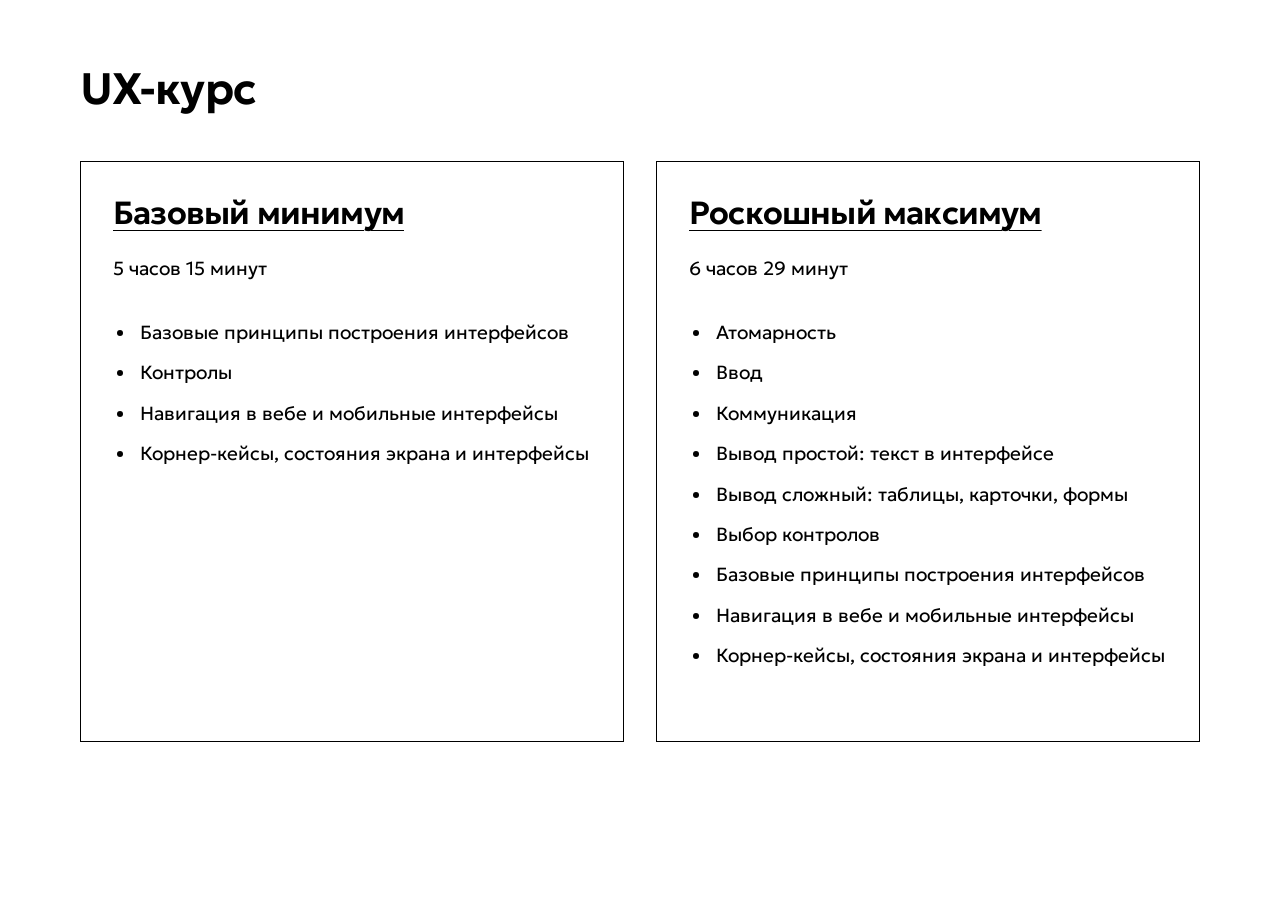
<file: index.html>
<!doctype html>
<html lang="ru"><head><meta charset="utf-8"><meta name="viewport" content="width=device-width, initial-scale=1">
<title>Программа · UX-курс</title><meta name="description" content="Программа UX-курса: Базовый минимум и Роскошный максимум. Темы, длительность и материалы лекций.">
<link rel="stylesheet" href="style.css?v=8dd2e62f5b3a"><meta name="theme-color" content="#ffffff"></head>
<body><a class="skip" href="#main">Перейти к материалу</a>

<main id="main" class="home"><h1>UX-курс</h1><div class="course-list"><section class="course-card"><h2><a href="just-enough/">Базовый минимум</a></h2><p>5 часов 15 минут</p><ul><li>Базовые принципы построения интерфейсов</li><li>Контролы</li><li>Навигация в вебе и мобильные интерфейсы</li><li>Корнер-кейсы, состояния экрана и интерфейсы</li></ul></section><section class="course-card"><h2><a href="royal-package/">Роскошный максимум</a></h2><p>6 часов 29 минут</p><ul><li>Атомарность</li><li>Ввод</li><li>Коммуникация</li><li>Вывод простой: текст в интерфейсе</li><li>Вывод сложный: таблицы, карточки, формы</li><li>Выбор контролов</li><li>Базовые принципы построения интерфейсов</li><li>Навигация в вебе и мобильные интерфейсы</li><li>Корнер-кейсы, состояния экрана и интерфейсы</li></ul></section></div></main>
</body></html>
</file>
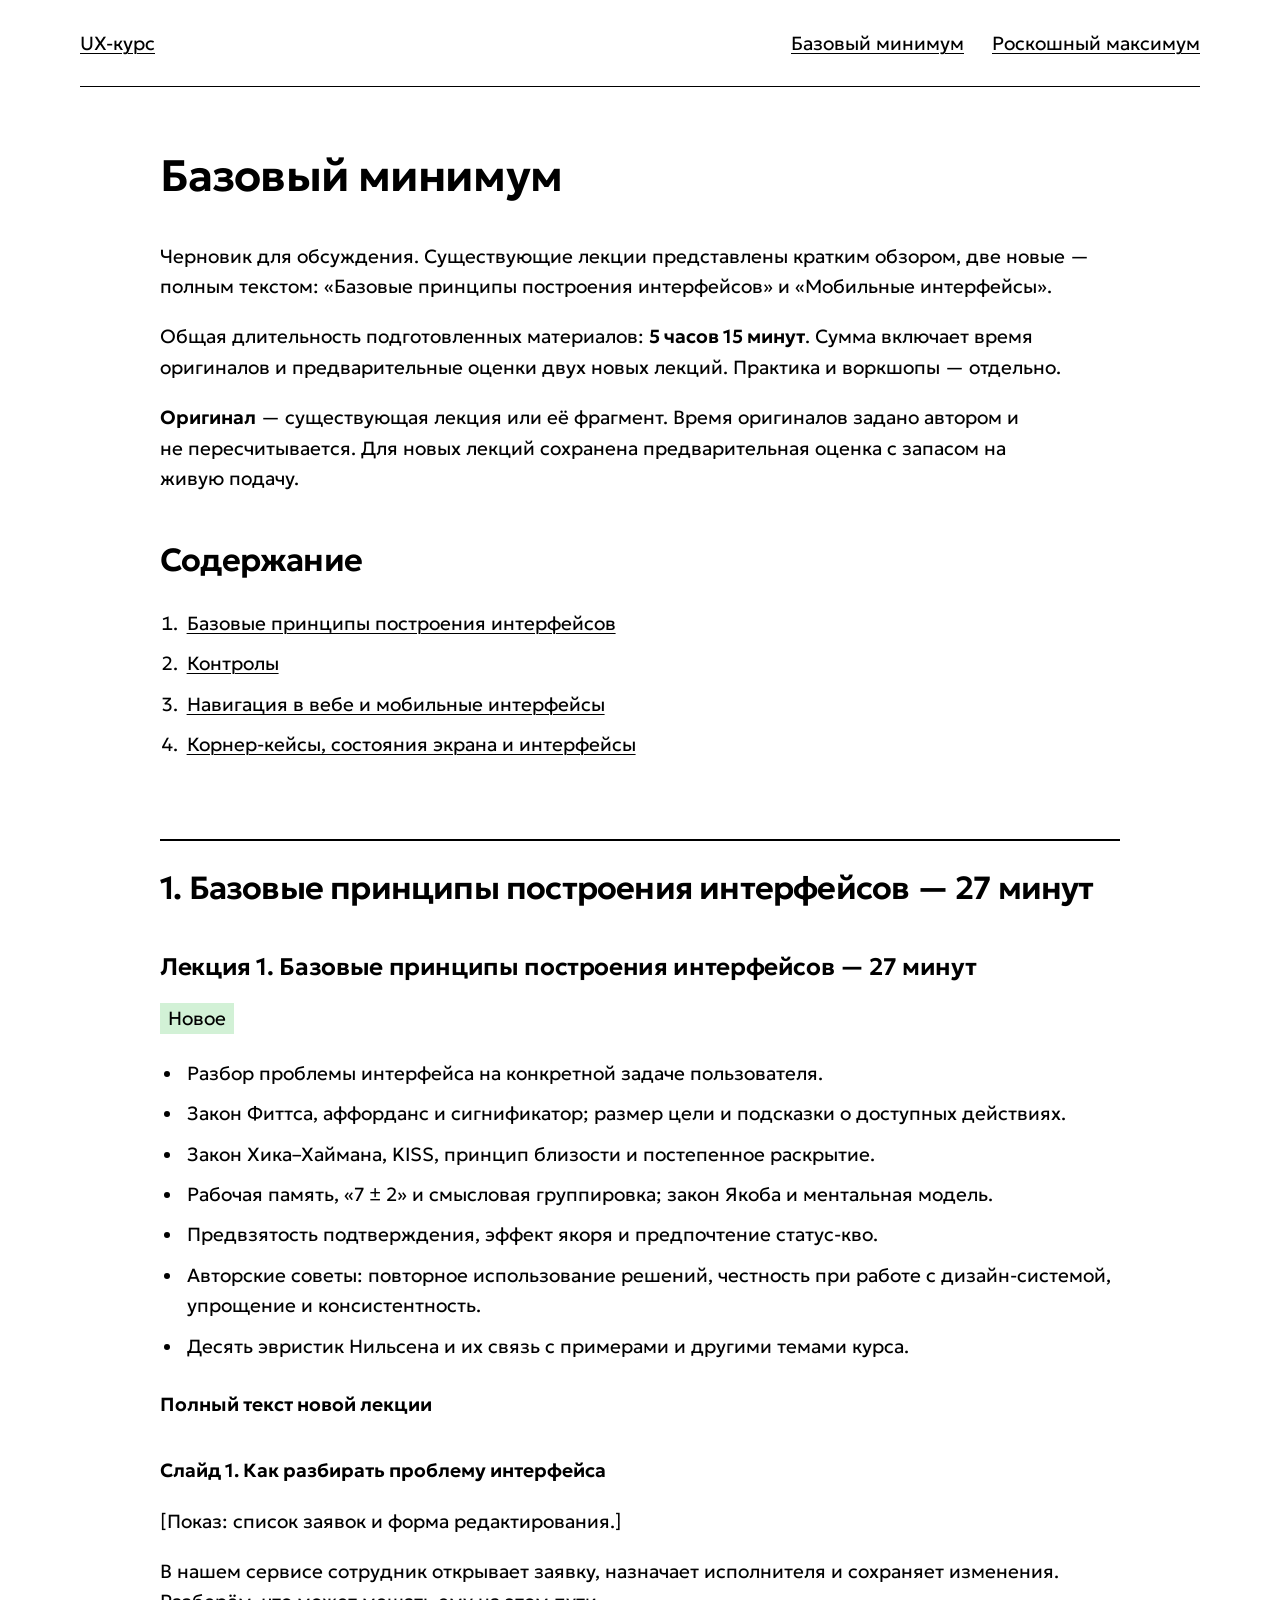
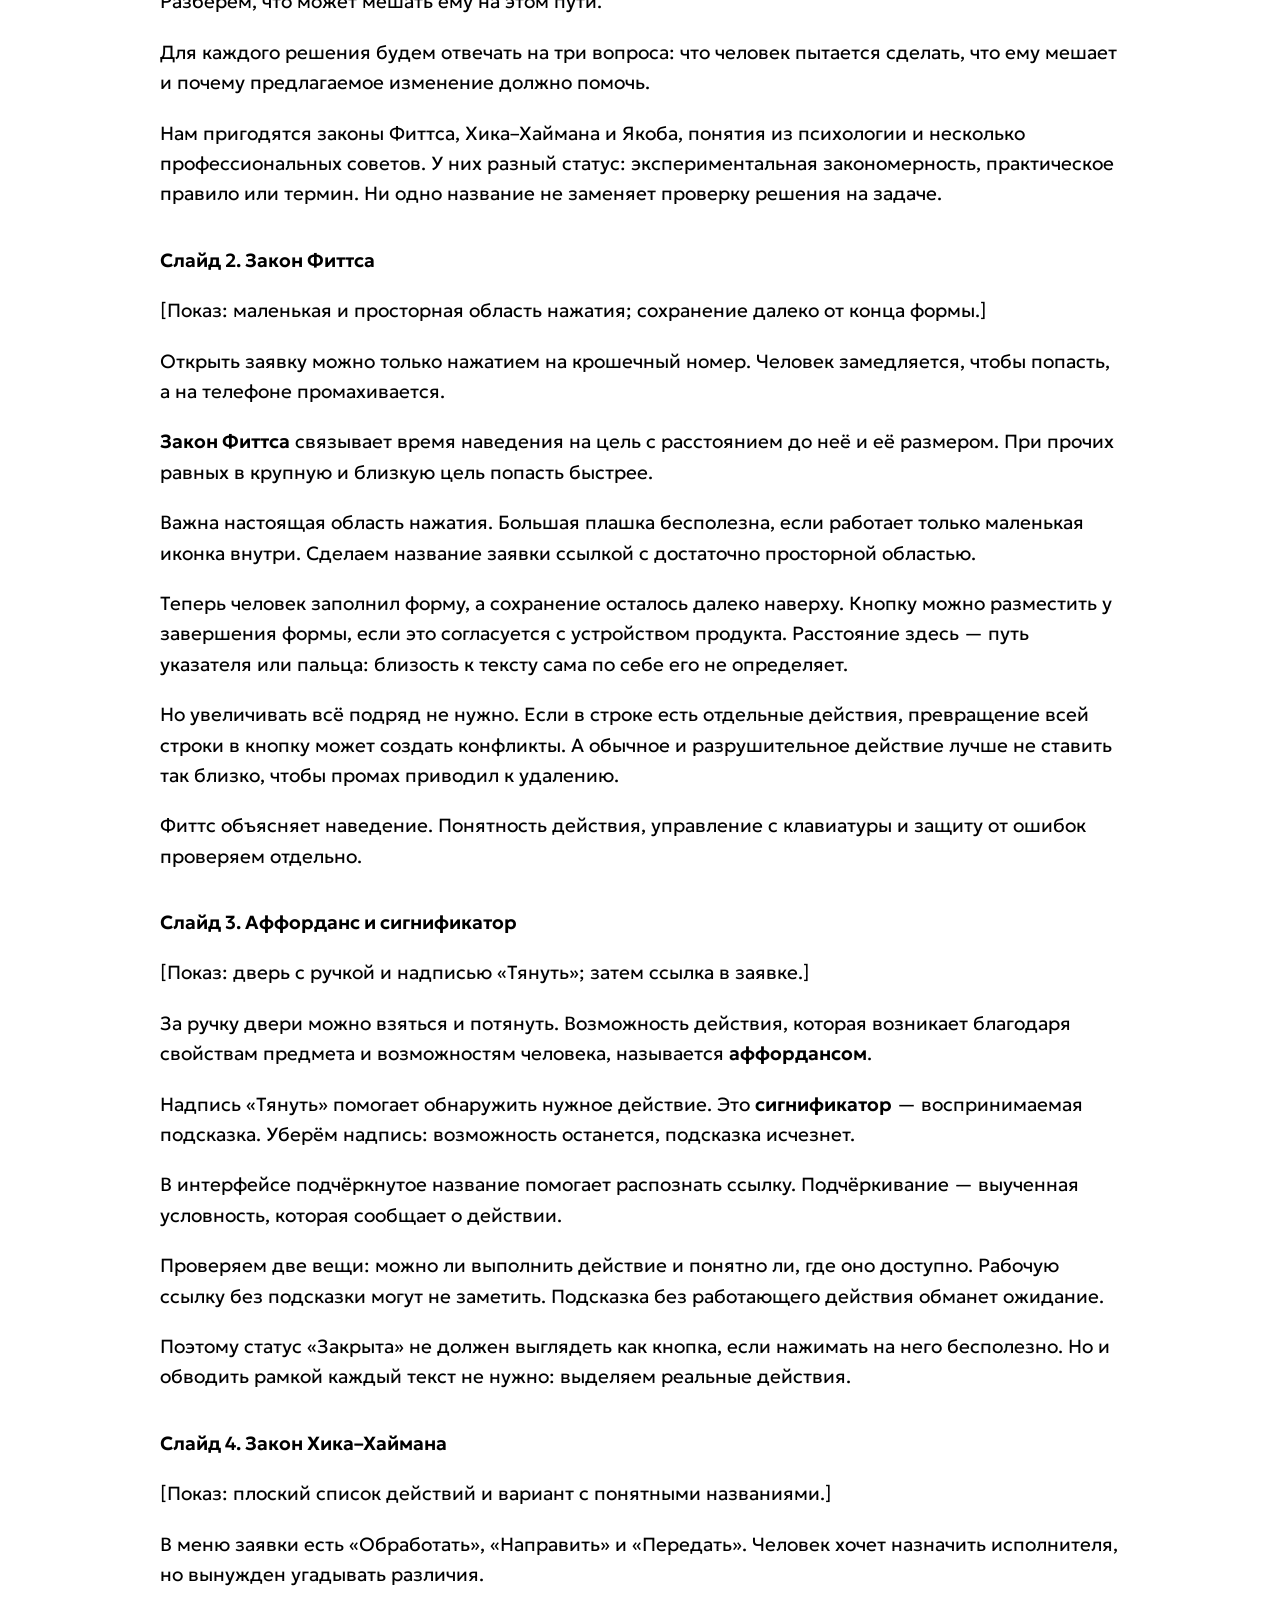
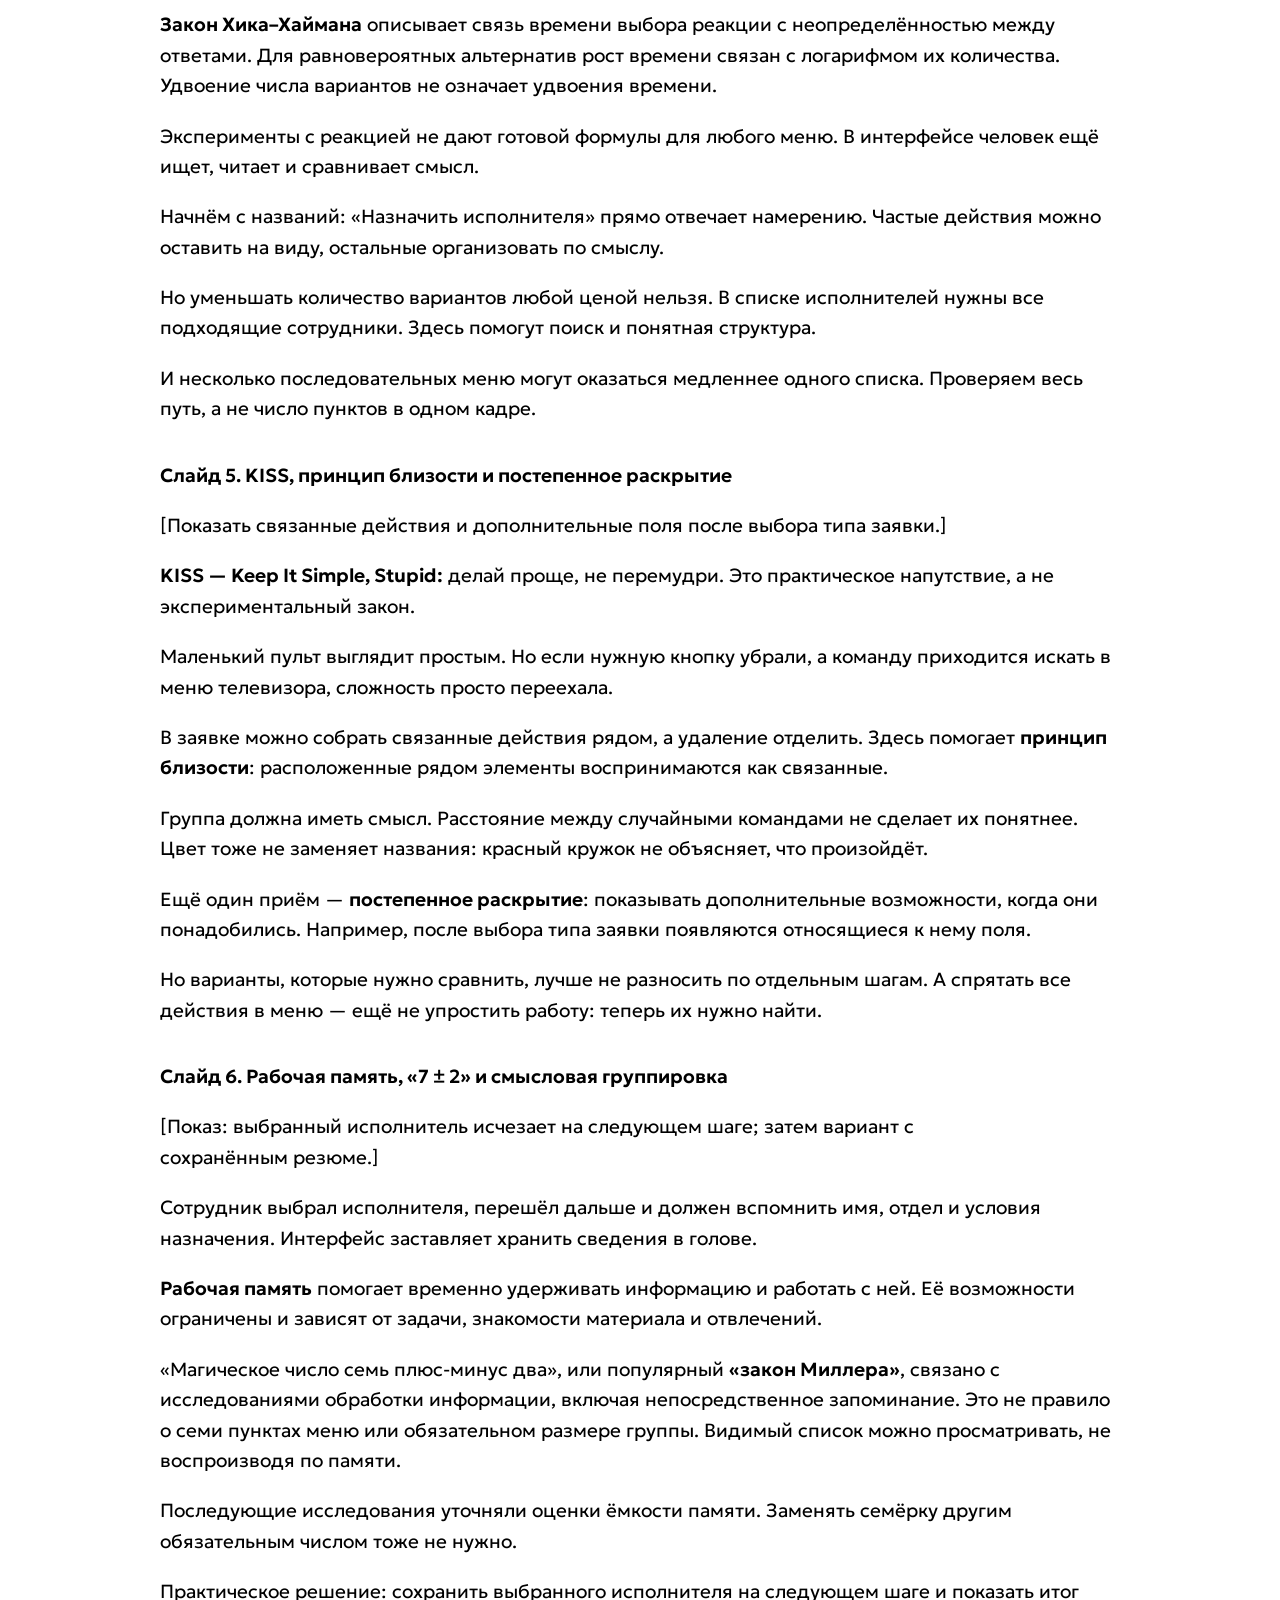
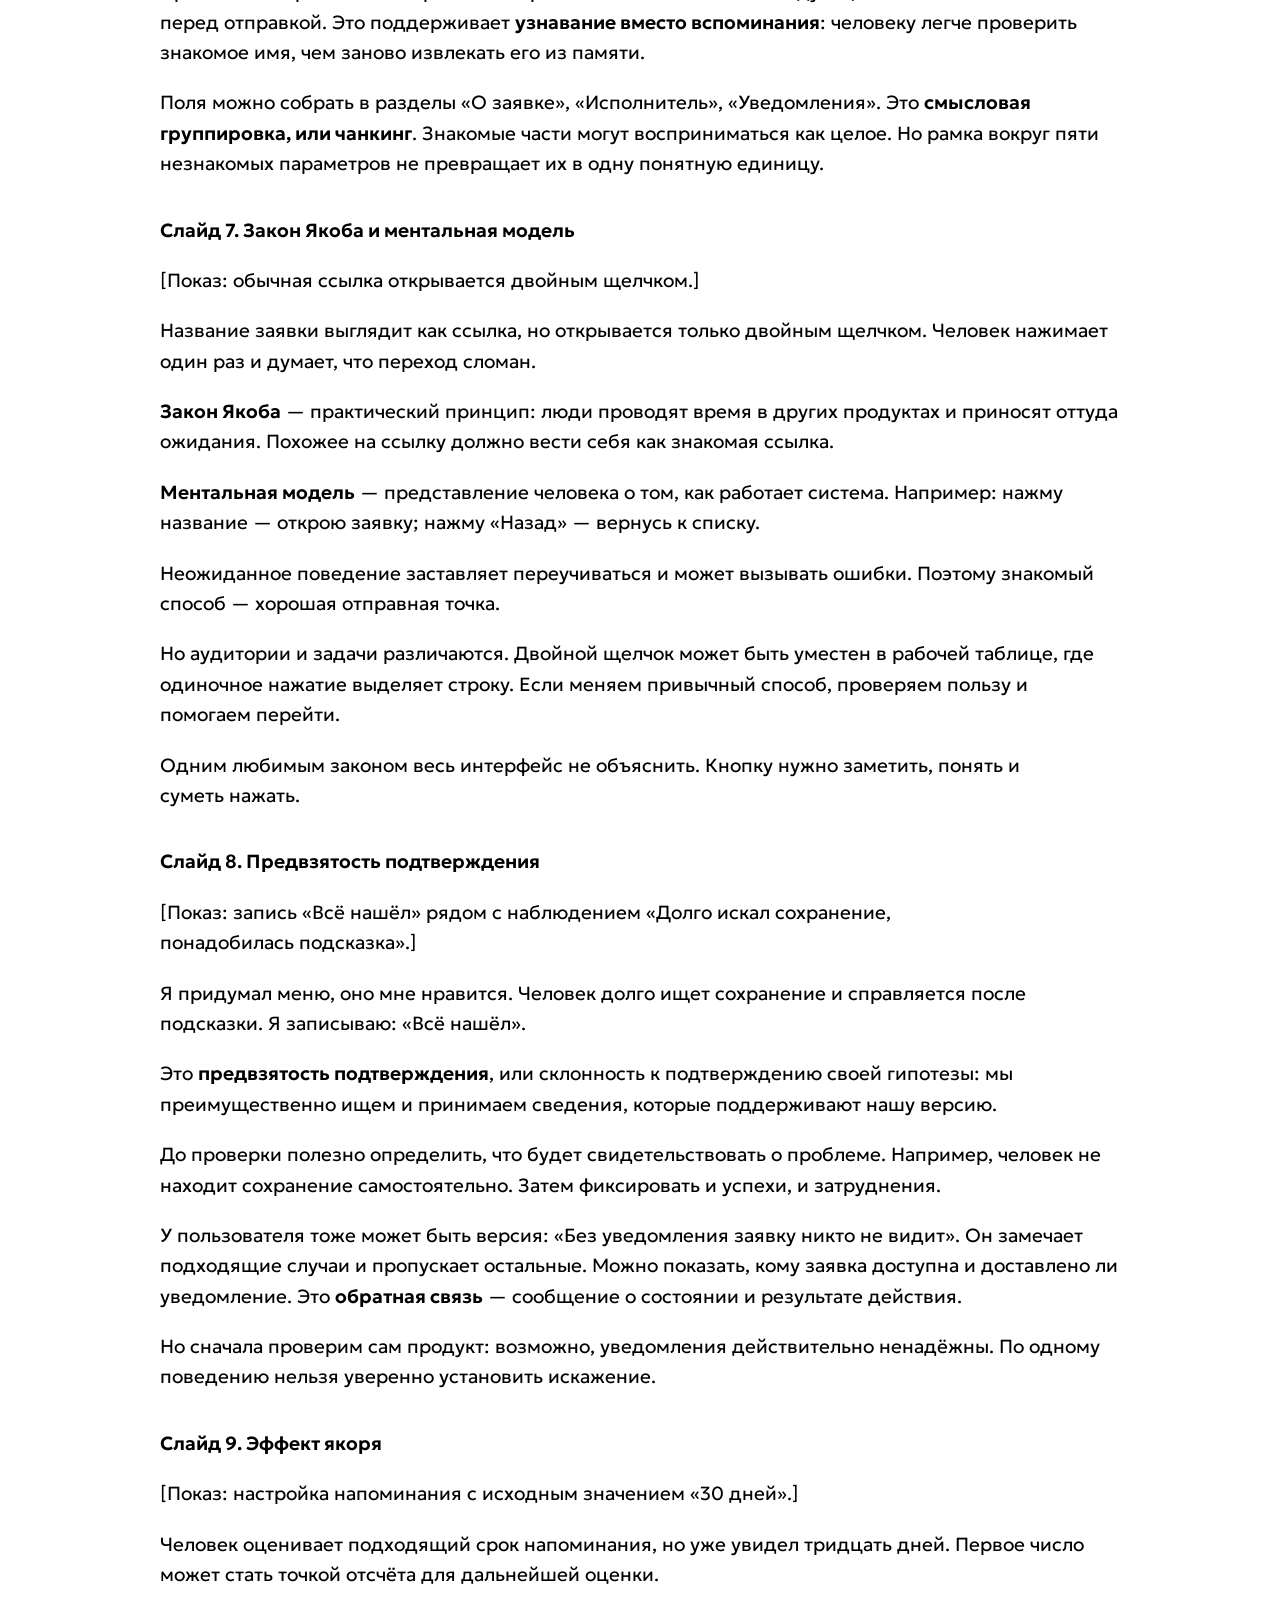
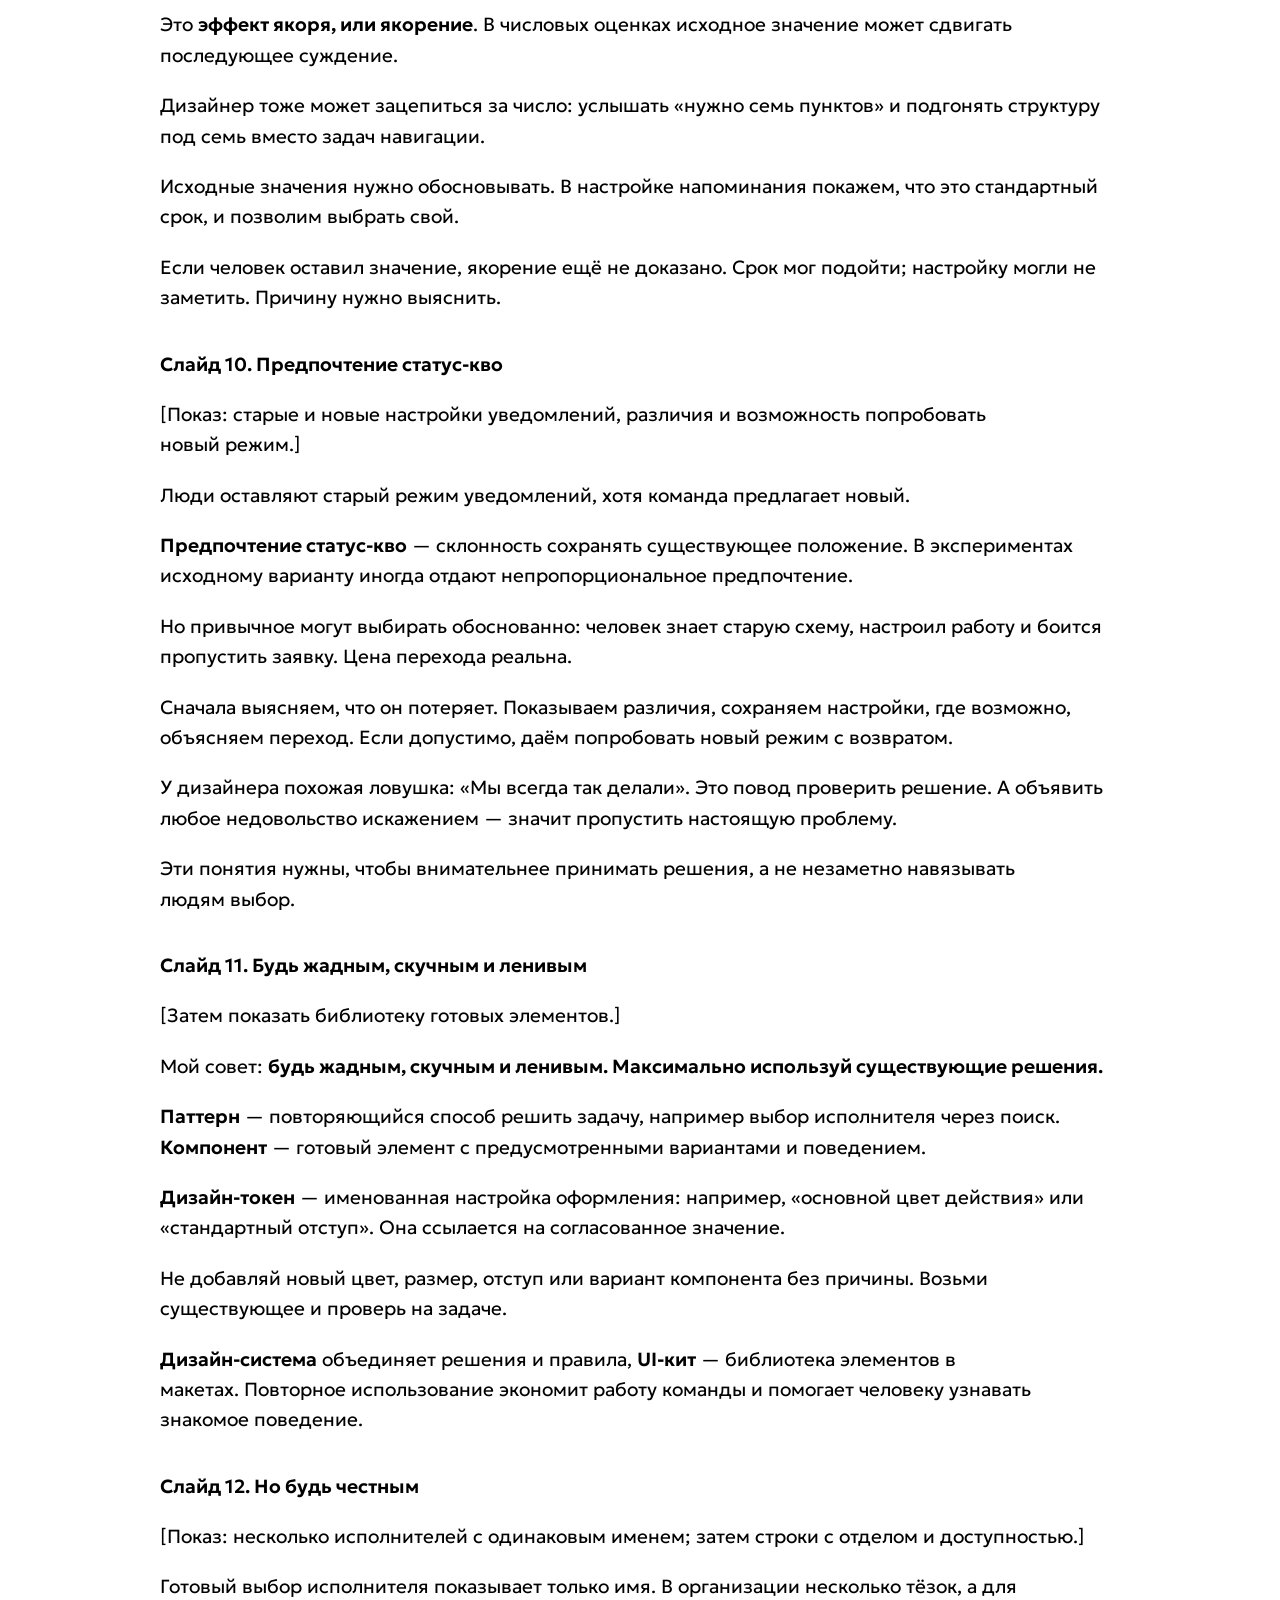
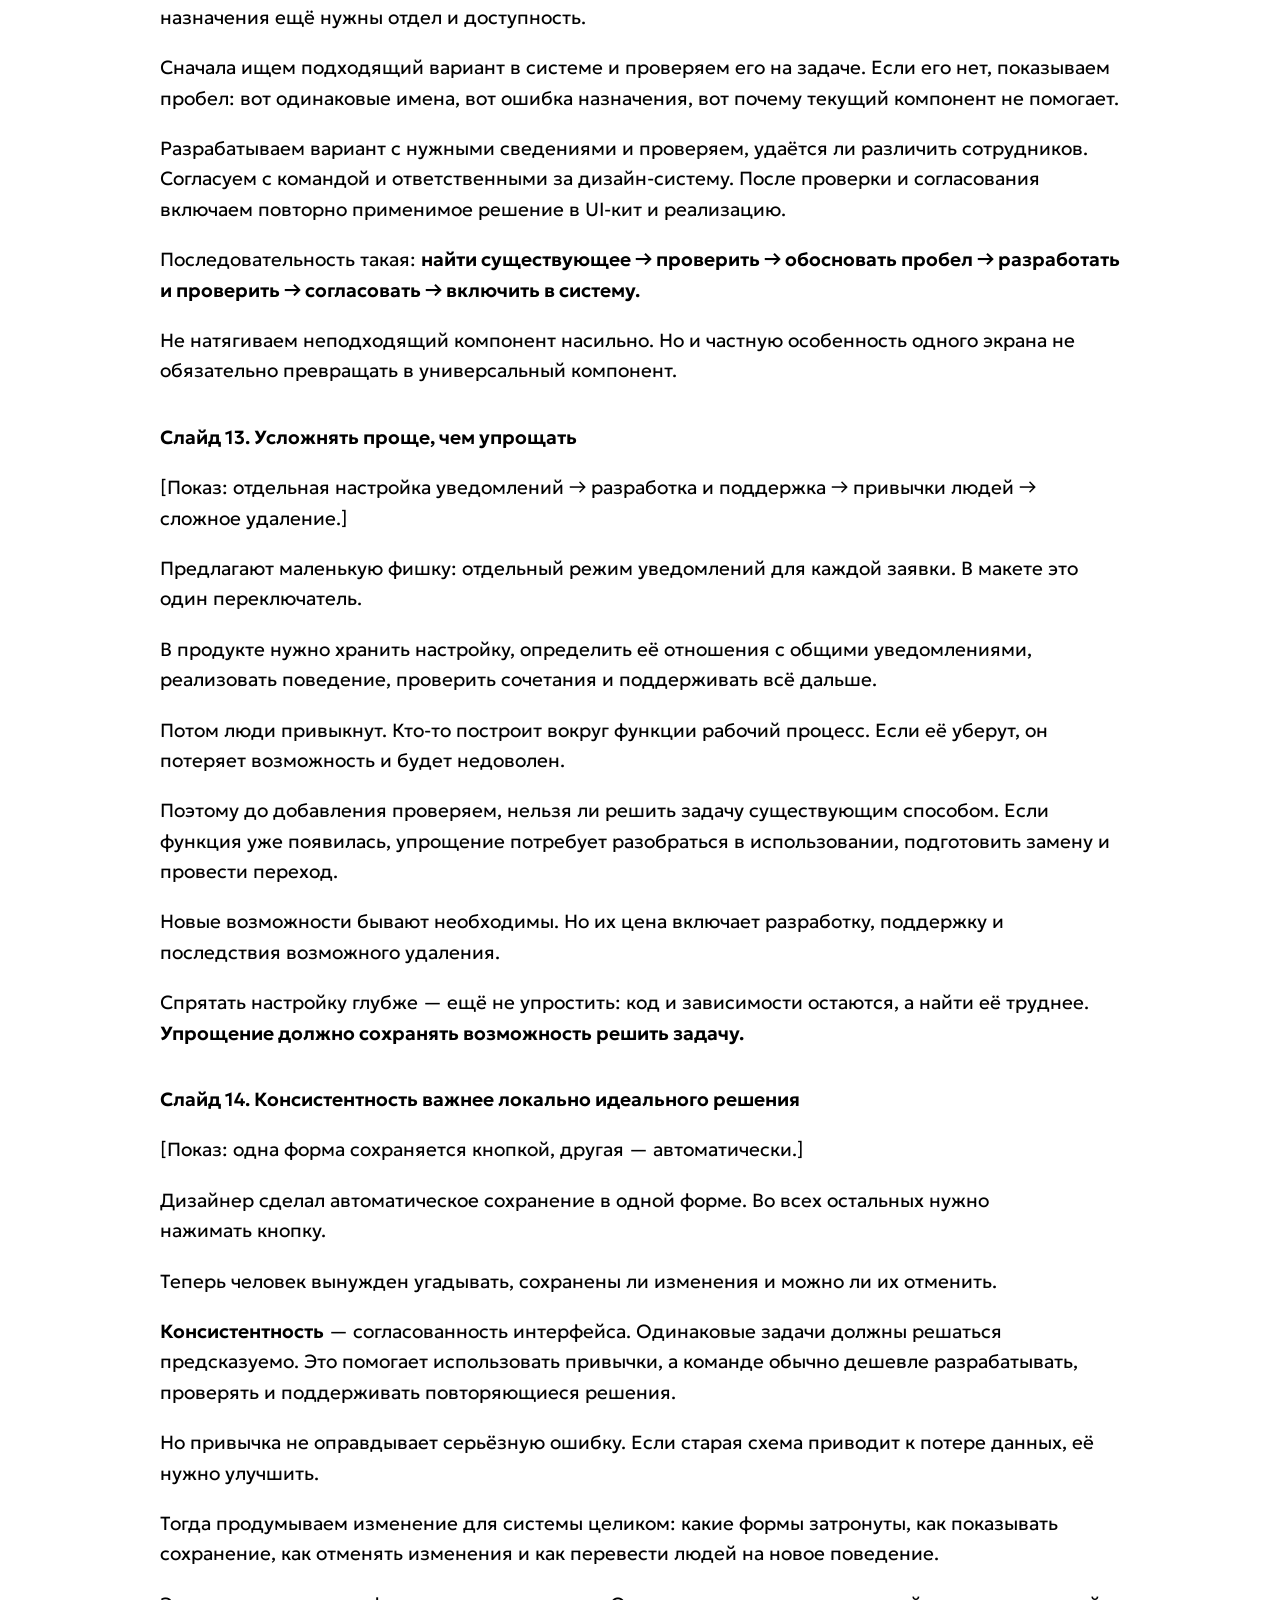
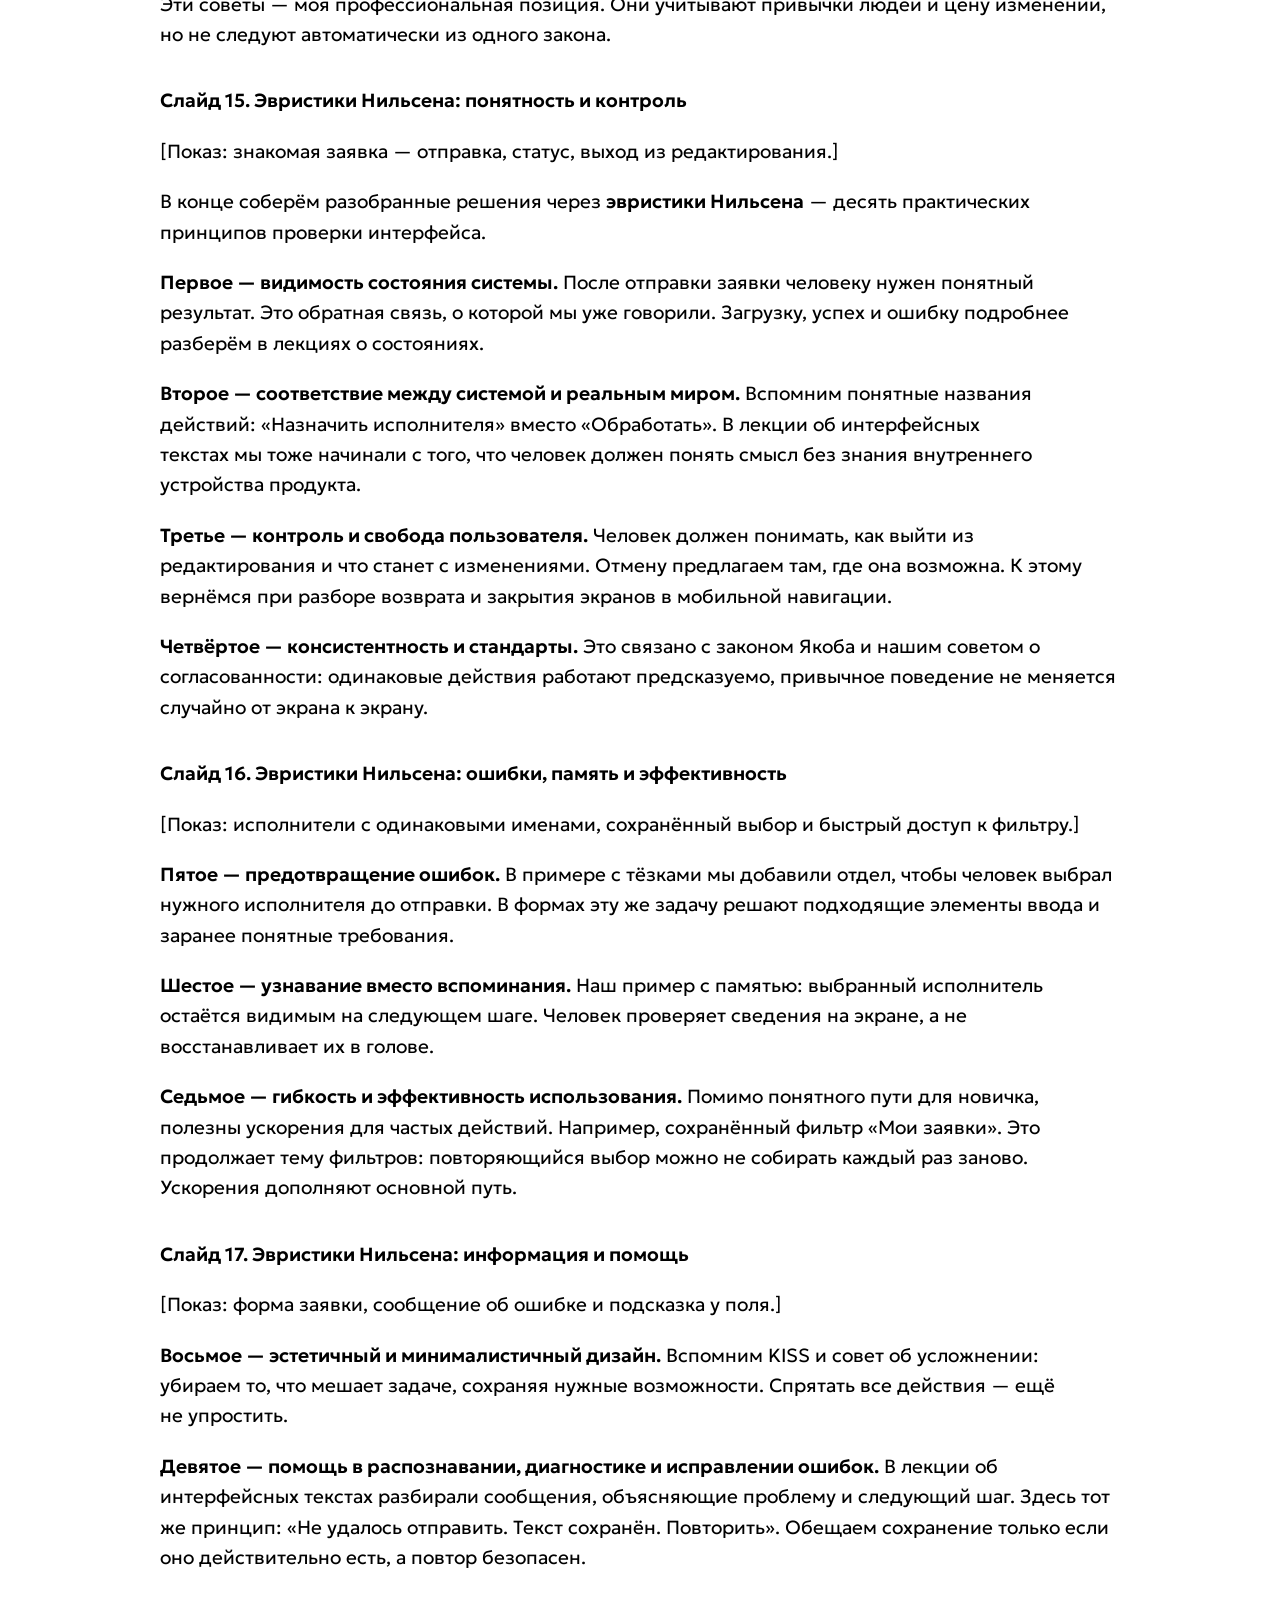
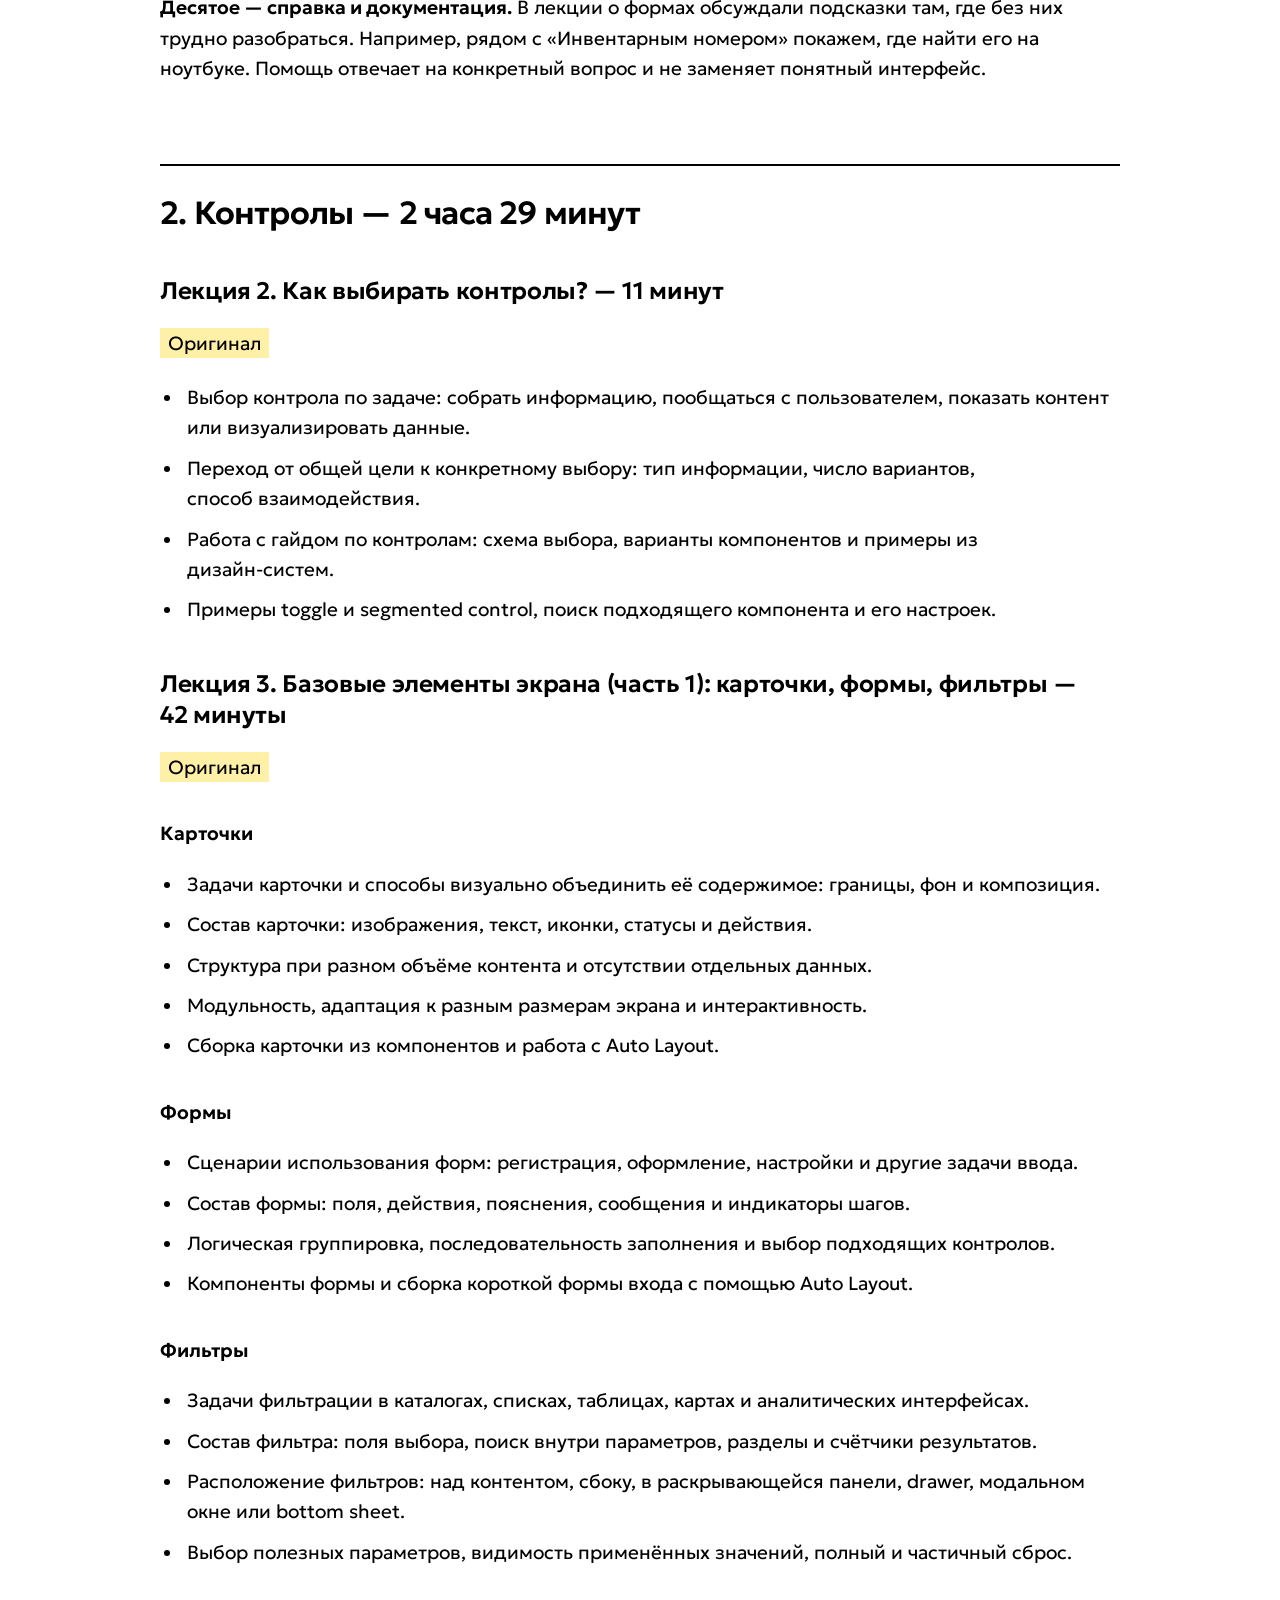
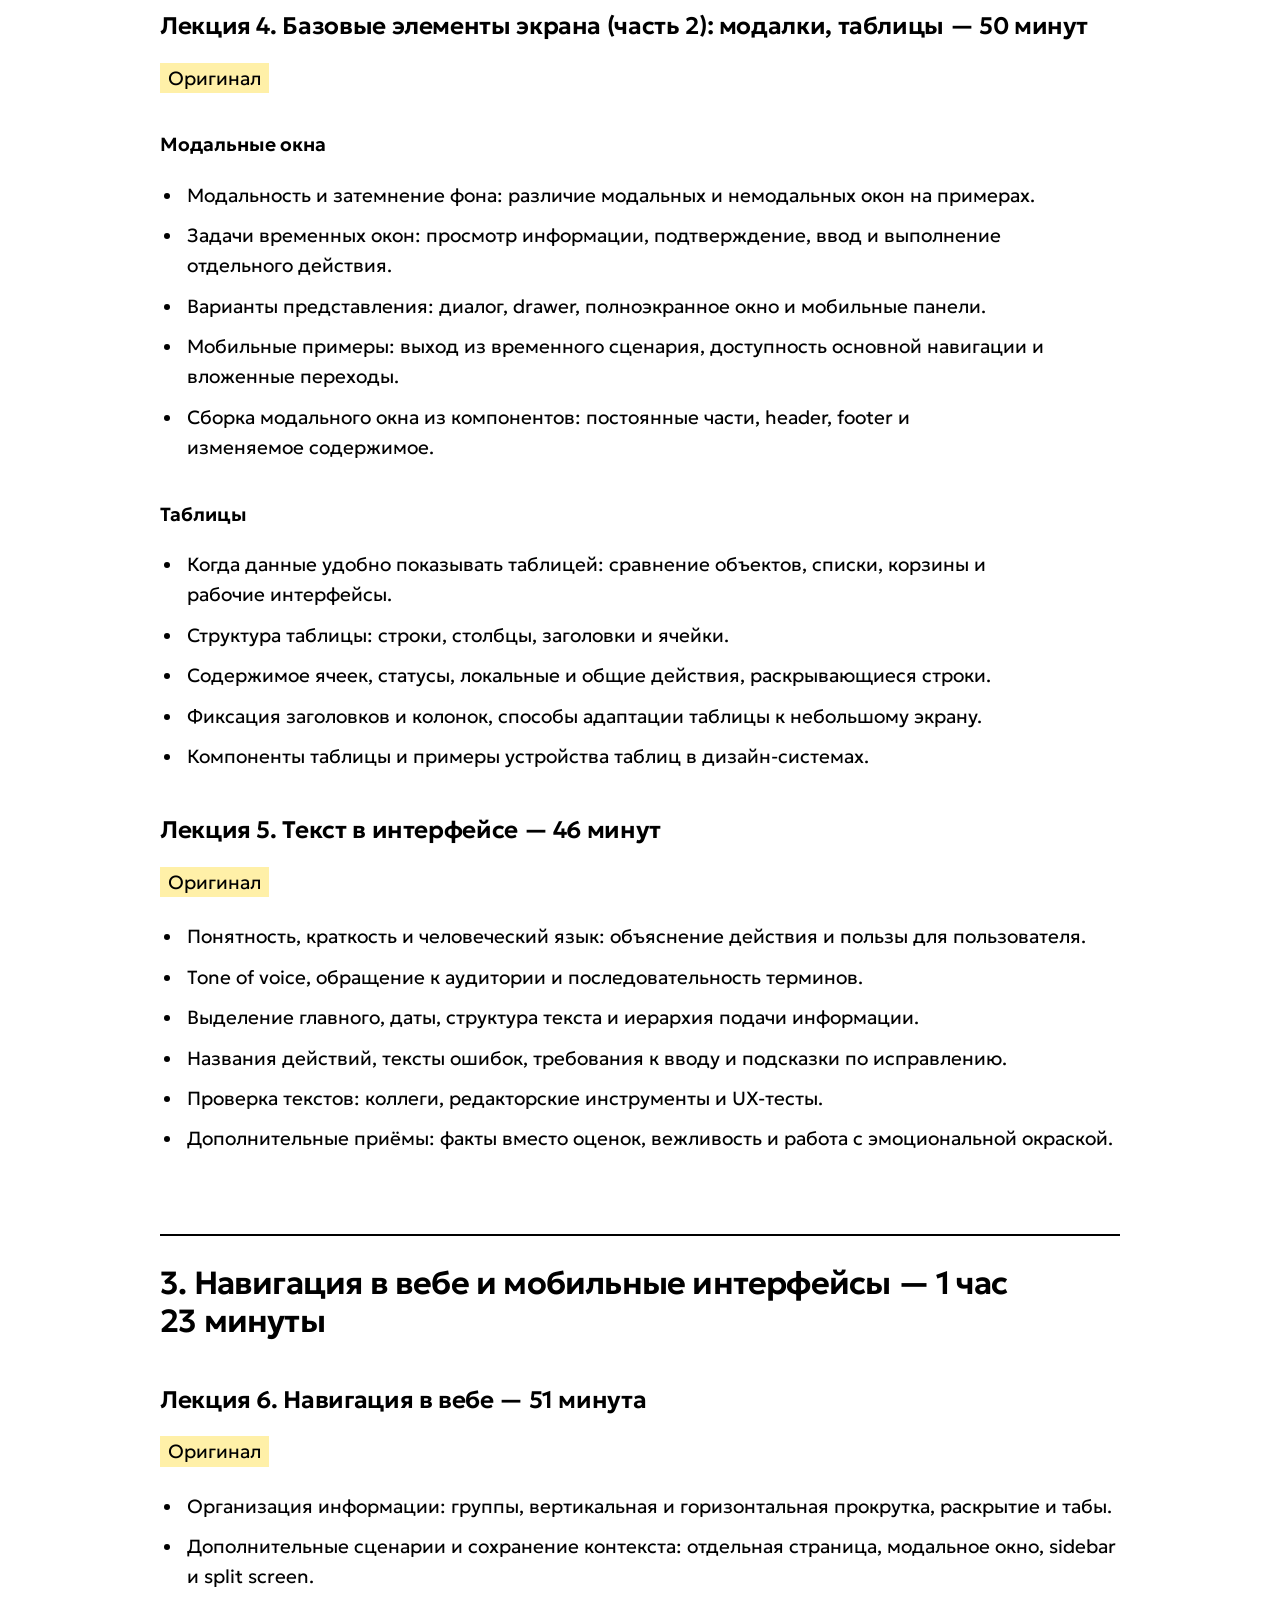
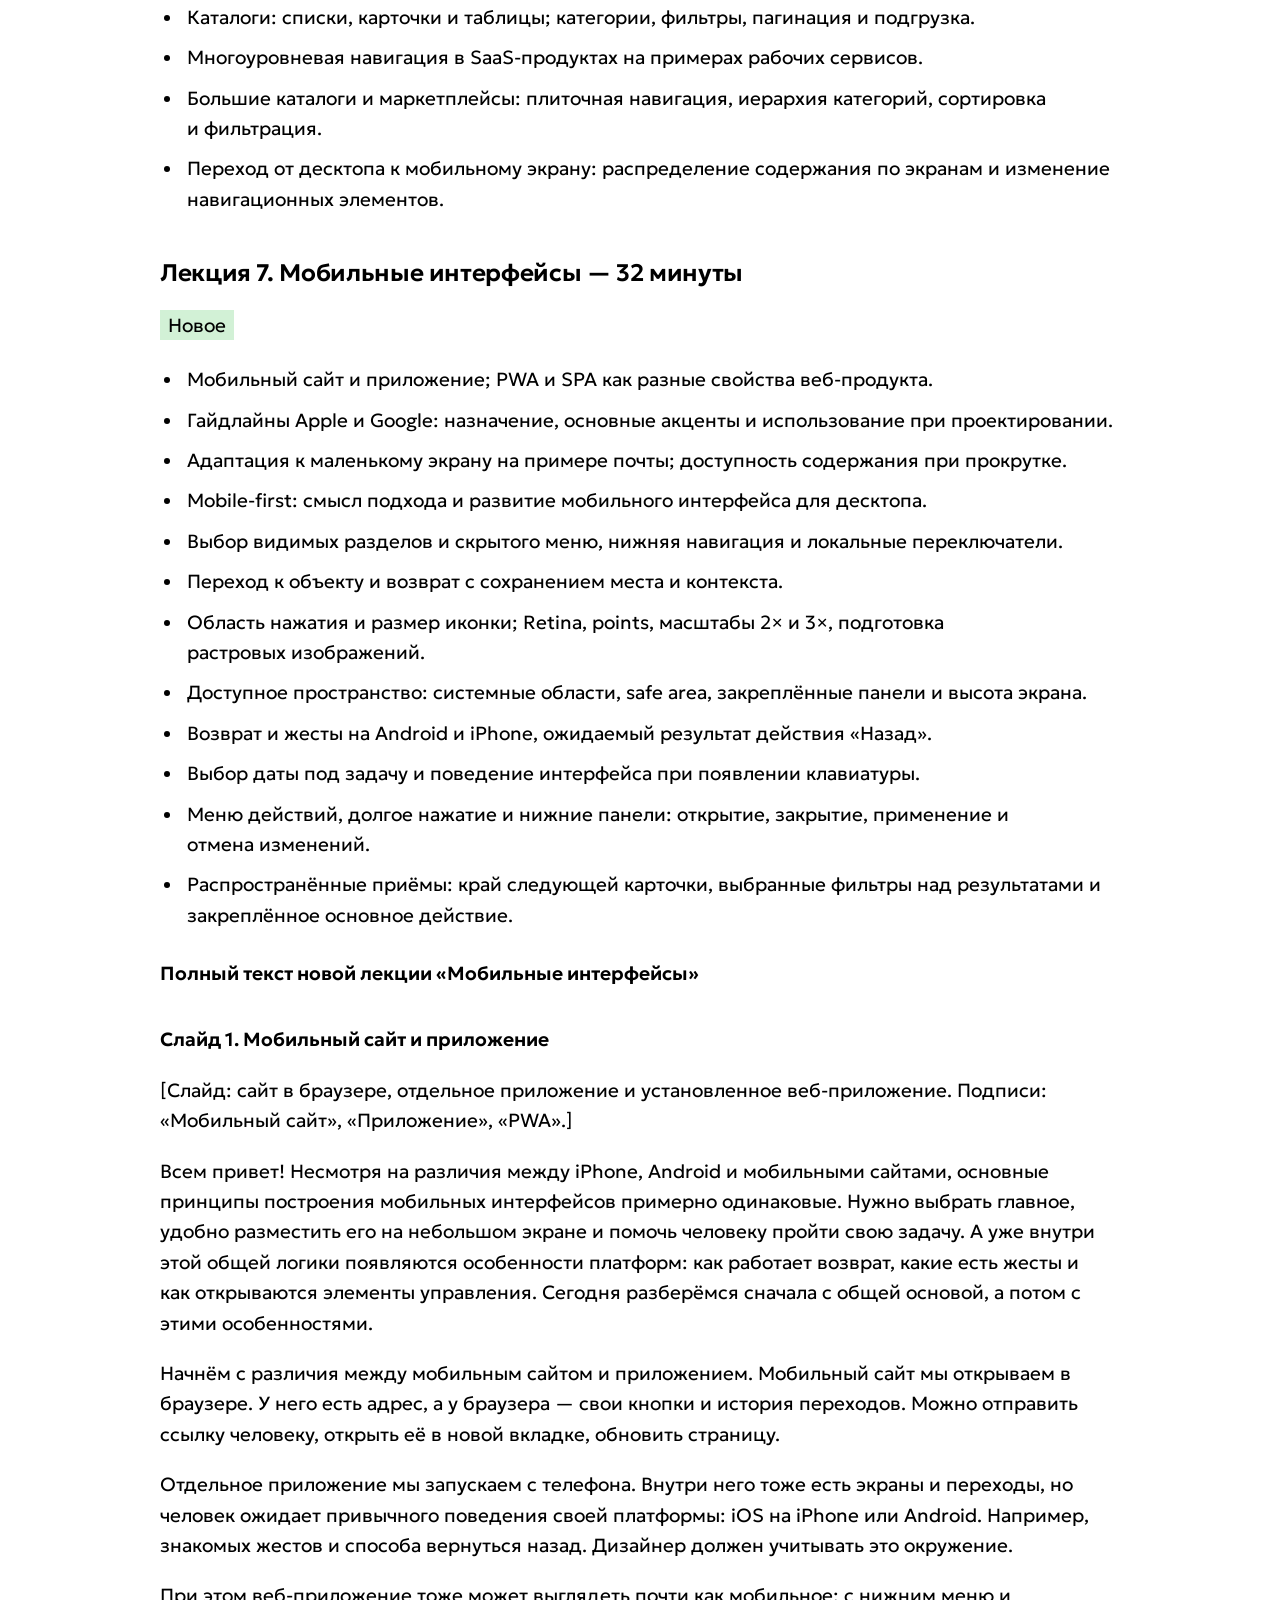
<file: just-enough/index.html>
<!doctype html>
<html lang="ru"><head><meta charset="utf-8"><meta name="viewport" content="width=device-width, initial-scale=1">
<title>Базовый минимум · UX-курс</title><meta name="description" content="Программа UX-курса: Базовый минимум и Роскошный максимум. Темы, длительность и материалы лекций.">
<link rel="stylesheet" href="../style.css?v=8dd2e62f5b3a"><meta name="theme-color" content="#ffffff"></head>
<body><a class="skip" href="#main">Перейти к материалу</a>
<header><a href="../">UX-курс</a><nav aria-label="Варианты курса"><a href="../just-enough/" aria-current="page">Базовый минимум</a><a href="../royal-package/">Роскошный максимум</a></nav></header>
<main id="main"><h1>Базовый минимум</h1><article><p>Черновик для обсуждения. Существующие лекции представлены кратким обзором, две новые — полным текстом: «Базовые принципы построения интерфейсов» и «Мобильные интерфейсы».</p>
<p>Общая длительность подготовленных материалов: <strong>5 часов 15 минут</strong>. Сумма включает время оригиналов и предварительные оценки двух новых лекций. Практика и воркшопы — отдельно.</p>
<p><strong>Оригинал</strong> — существующая лекция или её фрагмент. Время оригиналов задано автором и не пересчитывается. Для новых лекций сохранена предварительная оценка с запасом на живую подачу.</p>
<h2>Содержание</h2>
<ol>
<li><a href="#block-1">Базовые принципы построения интерфейсов</a></li>
<li><a href="#block-2">Контролы</a></li>
<li><a href="#block-3">Навигация в вебе и мобильные интерфейсы</a></li>
<li><a href="#block-4">Корнер-кейсы, состояния экрана и интерфейсы</a></li>
</ol>
<p><a id="block-1"></a></p>
<h2>1. Базовые принципы построения интерфейсов — 27 минут</h2>
<h3>Лекция 1. Базовые принципы построения интерфейсов — 27 минут</h3>
<p class="badges"><span class="badge badge-new">Новое</span></p>

<ul>
<li>Разбор проблемы интерфейса на конкретной задаче пользователя.</li>
<li>Закон Фиттса, аффорданс и сигнификатор; размер цели и подсказки о доступных действиях.</li>
<li>Закон Хика–Хаймана, KISS, принцип близости и постепенное раскрытие.</li>
<li>Рабочая память, «7 ± 2» и смысловая группировка; закон Якоба и ментальная модель.</li>
<li>Предвзятость подтверждения, эффект якоря и предпочтение статус-кво.</li>
<li>Авторские советы: повторное использование решений, честность при работе с дизайн-системой, упрощение и консистентность.</li>
<li>Десять эвристик Нильсена и их связь с примерами и другими темами курса.</li>
</ul>
<p><strong>Полный текст новой лекции</strong></p>
<h4>Слайд 1. Как разбирать проблему интерфейса</h4>
<p>[Показ: список заявок и форма редактирования.]</p>
<p>В нашем сервисе сотрудник открывает заявку, назначает исполнителя и сохраняет изменения. Разберём, что может мешать ему на этом пути.</p>
<p>Для каждого решения будем отвечать на три вопроса: что человек пытается сделать, что ему мешает и почему предлагаемое изменение должно помочь.</p>
<p>Нам пригодятся законы Фиттса, Хика–Хаймана и Якоба, понятия из психологии и несколько профессиональных советов. У них разный статус: экспериментальная закономерность, практическое правило или термин. Ни одно название не заменяет проверку решения на задаче.</p>
<h4>Слайд 2. Закон Фиттса</h4>
<p>[Показ: маленькая и просторная область нажатия; сохранение далеко от конца формы.]</p>
<p>Открыть заявку можно только нажатием на крошечный номер. Человек замедляется, чтобы попасть, а на телефоне промахивается.</p>
<p><strong>Закон Фиттса</strong> связывает время наведения на цель с расстоянием до неё и её размером. При прочих равных в крупную и близкую цель попасть быстрее.</p>
<p>Важна настоящая область нажатия. Большая плашка бесполезна, если работает только маленькая иконка внутри. Сделаем название заявки ссылкой с достаточно просторной областью.</p>
<p>Теперь человек заполнил форму, а сохранение осталось далеко наверху. Кнопку можно разместить у завершения формы, если это согласуется с устройством продукта. Расстояние здесь — путь указателя или пальца: близость к тексту сама по себе его не определяет.</p>
<p>Но увеличивать всё подряд не нужно. Если в строке есть отдельные действия, превращение всей строки в кнопку может создать конфликты. А обычное и разрушительное действие лучше не ставить так близко, чтобы промах приводил к удалению.</p>
<p>Фиттс объясняет наведение. Понятность действия, управление с клавиатуры и защиту от ошибок проверяем отдельно.</p>
<h4>Слайд 3. Аффорданс и сигнификатор</h4>
<p>[Показ: дверь с ручкой и надписью «Тянуть»; затем ссылка в заявке.]</p>
<p>За ручку двери можно взяться и потянуть. Возможность действия, которая возникает благодаря свойствам предмета и возможностям человека, называется <strong>аффордансом</strong>.</p>
<p>Надпись «Тянуть» помогает обнаружить нужное действие. Это <strong>сигнификатор</strong> — воспринимаемая подсказка. Уберём надпись: возможность останется, подсказка исчезнет.</p>
<p>В интерфейсе подчёркнутое название помогает распознать ссылку. Подчёркивание — выученная условность, которая сообщает о действии.</p>
<p>Проверяем две вещи: можно ли выполнить действие и понятно ли, где оно доступно. Рабочую ссылку без подсказки могут не заметить. Подсказка без работающего действия обманет ожидание.</p>
<p>Поэтому статус «Закрыта» не должен выглядеть как кнопка, если нажимать на него бесполезно. Но и обводить рамкой каждый текст не нужно: выделяем реальные действия.</p>
<h4>Слайд 4. Закон Хика–Хаймана</h4>
<p>[Показ: плоский список действий и вариант с понятными названиями.]</p>
<p>В меню заявки есть «Обработать», «Направить» и «Передать». Человек хочет назначить исполнителя, но вынужден угадывать различия.</p>
<p><strong>Закон Хика–Хаймана</strong> описывает связь времени выбора реакции с неопределённостью между ответами. Для равновероятных альтернатив рост времени связан с логарифмом их количества. Удвоение числа вариантов не означает удвоения времени.</p>
<p>Эксперименты с реакцией не дают готовой формулы для любого меню. В интерфейсе человек ещё ищет, читает и сравнивает смысл.</p>
<p>Начнём с названий: «Назначить исполнителя» прямо отвечает намерению. Частые действия можно оставить на виду, остальные организовать по смыслу.</p>
<p>Но уменьшать количество вариантов любой ценой нельзя. В списке исполнителей нужны все подходящие сотрудники. Здесь помогут поиск и понятная структура.</p>
<p>И несколько последовательных меню могут оказаться медленнее одного списка. Проверяем весь путь, а не число пунктов в одном кадре.</p>
<h4>Слайд 5. KISS, принцип близости и постепенное раскрытие</h4>
<p>[Показать связанные действия и дополнительные поля после выбора типа заявки.]</p>
<p><strong>KISS — Keep It Simple, Stupid:</strong> делай проще, не перемудри. Это практическое напутствие, а не экспериментальный закон.</p>
<p>Маленький пульт выглядит простым. Но если нужную кнопку убрали, а команду приходится искать в меню телевизора, сложность просто переехала.</p>
<p>В заявке можно собрать связанные действия рядом, а удаление отделить. Здесь помогает <strong>принцип близости</strong>: расположенные рядом элементы воспринимаются как связанные.</p>
<p>Группа должна иметь смысл. Расстояние между случайными командами не сделает их понятнее. Цвет тоже не заменяет названия: красный кружок не объясняет, что произойдёт.</p>
<p>Ещё один приём — <strong>постепенное раскрытие</strong>: показывать дополнительные возможности, когда они понадобились. Например, после выбора типа заявки появляются относящиеся к нему поля.</p>
<p>Но варианты, которые нужно сравнить, лучше не разносить по отдельным шагам. А спрятать все действия в меню — ещё не упростить работу: теперь их нужно найти.</p>
<h4>Слайд 6. Рабочая память, «7 ± 2» и смысловая группировка</h4>
<p>[Показ: выбранный исполнитель исчезает на следующем шаге; затем вариант с сохранённым резюме.]</p>
<p>Сотрудник выбрал исполнителя, перешёл дальше и должен вспомнить имя, отдел и условия назначения. Интерфейс заставляет хранить сведения в голове.</p>
<p><strong>Рабочая память</strong> помогает временно удерживать информацию и работать с ней. Её возможности ограничены и зависят от задачи, знакомости материала и отвлечений.</p>
<p>«Магическое число семь плюс-минус два», или популярный <strong>«закон Миллера»</strong>, связано с исследованиями обработки информации, включая непосредственное запоминание. Это не правило о семи пунктах меню или обязательном размере группы. Видимый список можно просматривать, не воспроизводя по памяти.</p>
<p>Последующие исследования уточняли оценки ёмкости памяти. Заменять семёрку другим обязательным числом тоже не нужно.</p>
<p>Практическое решение: сохранить выбранного исполнителя на следующем шаге и показать итог перед отправкой. Это поддерживает <strong>узнавание вместо вспоминания</strong>: человеку легче проверить знакомое имя, чем заново извлекать его из памяти.</p>
<p>Поля можно собрать в разделы «О заявке», «Исполнитель», «Уведомления». Это <strong>смысловая группировка, или чанкинг</strong>. Знакомые части могут восприниматься как целое. Но рамка вокруг пяти незнакомых параметров не превращает их в одну понятную единицу.</p>
<h4>Слайд 7. Закон Якоба и ментальная модель</h4>
<p>[Показ: обычная ссылка открывается двойным щелчком.]</p>
<p>Название заявки выглядит как ссылка, но открывается только двойным щелчком. Человек нажимает один раз и думает, что переход сломан.</p>
<p><strong>Закон Якоба</strong> — практический принцип: люди проводят время в других продуктах и приносят оттуда ожидания. Похожее на ссылку должно вести себя как знакомая ссылка.</p>
<p><strong>Ментальная модель</strong> — представление человека о том, как работает система. Например: нажму название — открою заявку; нажму «Назад» — вернусь к списку.</p>
<p>Неожиданное поведение заставляет переучиваться и может вызывать ошибки. Поэтому знакомый способ — хорошая отправная точка.</p>
<p>Но аудитории и задачи различаются. Двойной щелчок может быть уместен в рабочей таблице, где одиночное нажатие выделяет строку. Если меняем привычный способ, проверяем пользу и помогаем перейти.</p>
<p>Одним любимым законом весь интерфейс не объяснить. Кнопку нужно заметить, понять и суметь нажать.</p>
<h4>Слайд 8. Предвзятость подтверждения</h4>
<p>[Показ: запись «Всё нашёл» рядом с наблюдением «Долго искал сохранение, понадобилась подсказка».]</p>
<p>Я придумал меню, оно мне нравится. Человек долго ищет сохранение и справляется после подсказки. Я записываю: «Всё нашёл».</p>
<p>Это <strong>предвзятость подтверждения</strong>, или склонность к подтверждению своей гипотезы: мы преимущественно ищем и принимаем сведения, которые поддерживают нашу версию.</p>
<p>До проверки полезно определить, что будет свидетельствовать о проблеме. Например, человек не находит сохранение самостоятельно. Затем фиксировать и успехи, и затруднения.</p>
<p>У пользователя тоже может быть версия: «Без уведомления заявку никто не видит». Он замечает подходящие случаи и пропускает остальные. Можно показать, кому заявка доступна и доставлено ли уведомление. Это <strong>обратная связь</strong> — сообщение о состоянии и результате действия.</p>
<p>Но сначала проверим сам продукт: возможно, уведомления действительно ненадёжны. По одному поведению нельзя уверенно установить искажение.</p>
<h4>Слайд 9. Эффект якоря</h4>
<p>[Показ: настройка напоминания с исходным значением «30 дней».]</p>
<p>Человек оценивает подходящий срок напоминания, но уже увидел тридцать дней. Первое число может стать точкой отсчёта для дальнейшей оценки.</p>
<p>Это <strong>эффект якоря, или якорение</strong>. В числовых оценках исходное значение может сдвигать последующее суждение.</p>
<p>Дизайнер тоже может зацепиться за число: услышать «нужно семь пунктов» и подгонять структуру под семь вместо задач навигации.</p>
<p>Исходные значения нужно обосновывать. В настройке напоминания покажем, что это стандартный срок, и позволим выбрать свой.</p>
<p>Если человек оставил значение, якорение ещё не доказано. Срок мог подойти; настройку могли не заметить. Причину нужно выяснить.</p>
<h4>Слайд 10. Предпочтение статус-кво</h4>
<p>[Показ: старые и новые настройки уведомлений, различия и возможность попробовать новый режим.]</p>
<p>Люди оставляют старый режим уведомлений, хотя команда предлагает новый.</p>
<p><strong>Предпочтение статус-кво</strong> — склонность сохранять существующее положение. В экспериментах исходному варианту иногда отдают непропорциональное предпочтение.</p>
<p>Но привычное могут выбирать обоснованно: человек знает старую схему, настроил работу и боится пропустить заявку. Цена перехода реальна.</p>
<p>Сначала выясняем, что он потеряет. Показываем различия, сохраняем настройки, где возможно, объясняем переход. Если допустимо, даём попробовать новый режим с возвратом.</p>
<p>У дизайнера похожая ловушка: «Мы всегда так делали». Это повод проверить решение. А объявить любое недовольство искажением — значит пропустить настоящую проблему.</p>
<p>Эти понятия нужны, чтобы внимательнее принимать решения, а не незаметно навязывать людям выбор.</p>
<h4>Слайд 11. Будь жадным, скучным и ленивым</h4>
<p>[Затем показать библиотеку готовых элементов.]</p>
<p>Мой совет: <strong>будь жадным, скучным и ленивым. Максимально используй существующие решения.</strong></p>
<p><strong>Паттерн</strong> — повторяющийся способ решить задачу, например выбор исполнителя через поиск. <strong>Компонент</strong> — готовый элемент с предусмотренными вариантами и поведением.</p>
<p><strong>Дизайн-токен</strong> — именованная настройка оформления: например, «основной цвет действия» или «стандартный отступ». Она ссылается на согласованное значение.</p>
<p>Не добавляй новый цвет, размер, отступ или вариант компонента без причины. Возьми существующее и проверь на задаче.</p>
<p><strong>Дизайн-система</strong> объединяет решения и правила, <strong>UI-кит</strong> — библиотека элементов в макетах. Повторное использование экономит работу команды и помогает человеку узнавать знакомое поведение.</p>
<h4>Слайд 12. Но будь честным</h4>
<p>[Показ: несколько исполнителей с одинаковым именем; затем строки с отделом и доступностью.]</p>
<p>Готовый выбор исполнителя показывает только имя. В организации несколько тёзок, а для назначения ещё нужны отдел и доступность.</p>
<p>Сначала ищем подходящий вариант в системе и проверяем его на задаче. Если его нет, показываем пробел: вот одинаковые имена, вот ошибка назначения, вот почему текущий компонент не помогает.</p>
<p>Разрабатываем вариант с нужными сведениями и проверяем, удаётся ли различить сотрудников. Согласуем с командой и ответственными за дизайн-систему. После проверки и согласования включаем повторно применимое решение в UI-кит и реализацию.</p>
<p>Последовательность такая: <strong>найти существующее → проверить → обосновать пробел → разработать и проверить → согласовать → включить в систему.</strong></p>
<p>Не натягиваем неподходящий компонент насильно. Но и частную особенность одного экрана не обязательно превращать в универсальный компонент.</p>
<h4>Слайд 13. Усложнять проще, чем упрощать</h4>
<p>[Показ: отдельная настройка уведомлений → разработка и поддержка → привычки людей → сложное удаление.]</p>
<p>Предлагают маленькую фишку: отдельный режим уведомлений для каждой заявки. В макете это один переключатель.</p>
<p>В продукте нужно хранить настройку, определить её отношения с общими уведомлениями, реализовать поведение, проверить сочетания и поддерживать всё дальше.</p>
<p>Потом люди привыкнут. Кто-то построит вокруг функции рабочий процесс. Если её уберут, он потеряет возможность и будет недоволен.</p>
<p>Поэтому до добавления проверяем, нельзя ли решить задачу существующим способом. Если функция уже появилась, упрощение потребует разобраться в использовании, подготовить замену и провести переход.</p>
<p>Новые возможности бывают необходимы. Но их цена включает разработку, поддержку и последствия возможного удаления.</p>
<p>Спрятать настройку глубже — ещё не упростить: код и зависимости остаются, а найти её труднее. <strong>Упрощение должно сохранять возможность решить задачу.</strong></p>
<h4>Слайд 14. Консистентность важнее локально идеального решения</h4>
<p>[Показ: одна форма сохраняется кнопкой, другая — автоматически.]</p>
<p>Дизайнер сделал автоматическое сохранение в одной форме. Во всех остальных нужно нажимать кнопку.</p>
<p>Теперь человек вынужден угадывать, сохранены ли изменения и можно ли их отменить.</p>
<p><strong>Консистентность</strong> — согласованность интерфейса. Одинаковые задачи должны решаться предсказуемо. Это помогает использовать привычки, а команде обычно дешевле разрабатывать, проверять и поддерживать повторяющиеся решения.</p>
<p>Но привычка не оправдывает серьёзную ошибку. Если старая схема приводит к потере данных, её нужно улучшить.</p>
<p>Тогда продумываем изменение для системы целиком: какие формы затронуты, как показывать сохранение, как отменять изменения и как перевести людей на новое поведение.</p>
<p>Эти советы — моя профессиональная позиция. Они учитывают привычки людей и цену изменений, но не следуют автоматически из одного закона.</p>
<h4>Слайд 15. Эвристики Нильсена: понятность и контроль</h4>
<p>[Показ: знакомая заявка — отправка, статус, выход из редактирования.]</p>
<p>В конце соберём разобранные решения через <strong>эвристики Нильсена</strong> — десять практических принципов проверки интерфейса.</p>
<p><strong>Первое — видимость состояния системы.</strong> После отправки заявки человеку нужен понятный результат. Это обратная связь, о которой мы уже говорили. Загрузку, успех и ошибку подробнее разберём в лекциях о состояниях.</p>
<p><strong>Второе — соответствие между системой и реальным миром.</strong> Вспомним понятные названия действий: «Назначить исполнителя» вместо «Обработать». В лекции об интерфейсных текстах мы тоже начинали с того, что человек должен понять смысл без знания внутреннего устройства продукта.</p>
<p><strong>Третье — контроль и свобода пользователя.</strong> Человек должен понимать, как выйти из редактирования и что станет с изменениями. Отмену предлагаем там, где она возможна. К этому вернёмся при разборе возврата и закрытия экранов в мобильной навигации.</p>
<p><strong>Четвёртое — консистентность и стандарты.</strong> Это связано с законом Якоба и нашим советом о согласованности: одинаковые действия работают предсказуемо, привычное поведение не меняется случайно от экрана к экрану.</p>
<h4>Слайд 16. Эвристики Нильсена: ошибки, память и эффективность</h4>
<p>[Показ: исполнители с одинаковыми именами, сохранённый выбор и быстрый доступ к фильтру.]</p>
<p><strong>Пятое — предотвращение ошибок.</strong> В примере с тёзками мы добавили отдел, чтобы человек выбрал нужного исполнителя до отправки. В формах эту же задачу решают подходящие элементы ввода и заранее понятные требования.</p>
<p><strong>Шестое — узнавание вместо вспоминания.</strong> Наш пример с памятью: выбранный исполнитель остаётся видимым на следующем шаге. Человек проверяет сведения на экране, а не восстанавливает их в голове.</p>
<p><strong>Седьмое — гибкость и эффективность использования.</strong> Помимо понятного пути для новичка, полезны ускорения для частых действий. Например, сохранённый фильтр «Мои заявки». Это продолжает тему фильтров: повторяющийся выбор можно не собирать каждый раз заново. Ускорения дополняют основной путь.</p>
<h4>Слайд 17. Эвристики Нильсена: информация и помощь</h4>
<p>[Показ: форма заявки, сообщение об ошибке и подсказка у поля.]</p>
<p><strong>Восьмое — эстетичный и минималистичный дизайн.</strong> Вспомним KISS и совет об усложнении: убираем то, что мешает задаче, сохраняя нужные возможности. Спрятать все действия — ещё не упростить.</p>
<p><strong>Девятое — помощь в распознавании, диагностике и исправлении ошибок.</strong> В лекции об интерфейсных текстах разбирали сообщения, объясняющие проблему и следующий шаг. Здесь тот же принцип: «Не удалось отправить. Текст сохранён. Повторить». Обещаем сохранение только если оно действительно есть, а повтор безопасен.</p>
<p><strong>Десятое — справка и документация.</strong> В лекции о формах обсуждали подсказки там, где без них трудно разобраться. Например, рядом с «Инвентарным номером» покажем, где найти его на ноутбуке. Помощь отвечает на конкретный вопрос и не заменяет понятный интерфейс.</p>
<p><a id="block-2"></a></p>
<h2>2. Контролы — 2 часа 29 минут</h2>
<h3>Лекция 2. Как выбирать контролы? — 11 минут</h3>
<p class="badges"><span class="badge badge-original">Оригинал</span></p>

<ul>
<li>Выбор контрола по задаче: собрать информацию, пообщаться с пользователем, показать контент или визуализировать данные.</li>
<li>Переход от общей цели к конкретному выбору: тип информации, число вариантов, способ взаимодействия.</li>
<li>Работа с гайдом по контролам: схема выбора, варианты компонентов и примеры из дизайн-систем.</li>
<li>Примеры toggle и segmented control, поиск подходящего компонента и его настроек.</li>
</ul>
<h3>Лекция 3. Базовые элементы экрана (часть 1): карточки, формы, фильтры — 42 минуты</h3>
<p class="badges"><span class="badge badge-original">Оригинал</span></p>

<h4>Карточки</h4>

<ul>
<li>Задачи карточки и способы визуально объединить её содержимое: границы, фон и композиция.</li>
<li>Состав карточки: изображения, текст, иконки, статусы и действия.</li>
<li>Структура при разном объёме контента и отсутствии отдельных данных.</li>
<li>Модульность, адаптация к разным размерам экрана и интерактивность.</li>
<li>Сборка карточки из компонентов и работа с Auto Layout.</li>
</ul>
<h4>Формы</h4>

<ul>
<li>Сценарии использования форм: регистрация, оформление, настройки и другие задачи ввода.</li>
<li>Состав формы: поля, действия, пояснения, сообщения и индикаторы шагов.</li>
<li>Логическая группировка, последовательность заполнения и выбор подходящих контролов.</li>
<li>Компоненты формы и сборка короткой формы входа с помощью Auto Layout.</li>
</ul>
<h4>Фильтры</h4>

<ul>
<li>Задачи фильтрации в каталогах, списках, таблицах, картах и аналитических интерфейсах.</li>
<li>Состав фильтра: поля выбора, поиск внутри параметров, разделы и счётчики результатов.</li>
<li>Расположение фильтров: над контентом, сбоку, в раскрывающейся панели, drawer, модальном окне или bottom sheet.</li>
<li>Выбор полезных параметров, видимость применённых значений, полный и частичный сброс.</li>
</ul>
<h3>Лекция 4. Базовые элементы экрана (часть 2): модалки, таблицы — 50 минут</h3>
<p class="badges"><span class="badge badge-original">Оригинал</span></p>

<h4>Модальные окна</h4>

<ul>
<li>Модальность и затемнение фона: различие модальных и немодальных окон на примерах.</li>
<li>Задачи временных окон: просмотр информации, подтверждение, ввод и выполнение отдельного действия.</li>
<li>Варианты представления: диалог, drawer, полноэкранное окно и мобильные панели.</li>
<li>Мобильные примеры: выход из временного сценария, доступность основной навигации и вложенные переходы.</li>
<li>Сборка модального окна из компонентов: постоянные части, header, footer и изменяемое содержимое.</li>
</ul>
<h4>Таблицы</h4>

<ul>
<li>Когда данные удобно показывать таблицей: сравнение объектов, списки, корзины и рабочие интерфейсы.</li>
<li>Структура таблицы: строки, столбцы, заголовки и ячейки.</li>
<li>Содержимое ячеек, статусы, локальные и общие действия, раскрывающиеся строки.</li>
<li>Фиксация заголовков и колонок, способы адаптации таблицы к небольшому экрану.</li>
<li>Компоненты таблицы и примеры устройства таблиц в дизайн-системах.</li>
</ul>
<h3>Лекция 5. Текст в интерфейсе — 46 минут</h3>
<p class="badges"><span class="badge badge-original">Оригинал</span></p>

<ul>
<li>Понятность, краткость и человеческий язык: объяснение действия и пользы для пользователя.</li>
<li>Tone of voice, обращение к аудитории и последовательность терминов.</li>
<li>Выделение главного, даты, структура текста и иерархия подачи информации.</li>
<li>Названия действий, тексты ошибок, требования к вводу и подсказки по исправлению.</li>
<li>Проверка текстов: коллеги, редакторские инструменты и UX-тесты.</li>
<li>Дополнительные приёмы: факты вместо оценок, вежливость и работа с эмоциональной окраской.</li>
</ul>
<p><a id="block-3"></a></p>
<h2>3. Навигация в вебе и мобильные интерфейсы — 1 час 23 минуты</h2>
<h3>Лекция 6. Навигация в вебе — 51 минута</h3>
<p class="badges"><span class="badge badge-original">Оригинал</span></p>

<ul>
<li>Организация информации: группы, вертикальная и горизонтальная прокрутка, раскрытие и табы.</li>
<li>Дополнительные сценарии и сохранение контекста: отдельная страница, модальное окно, sidebar и split screen.</li>
<li>Каталоги: списки, карточки и таблицы; категории, фильтры, пагинация и подгрузка.</li>
<li>Многоуровневая навигация в SaaS-продуктах на примерах рабочих сервисов.</li>
<li>Большие каталоги и маркетплейсы: плиточная навигация, иерархия категорий, сортировка и фильтрация.</li>
<li>Переход от десктопа к мобильному экрану: распределение содержания по экранам и изменение навигационных элементов.</li>
</ul>
<h3>Лекция 7. Мобильные интерфейсы — 32 минуты</h3>
<p class="badges"><span class="badge badge-new">Новое</span></p>

<ul>
<li>Мобильный сайт и приложение; PWA и SPA как разные свойства веб-продукта.</li>
<li>Гайдлайны Apple и Google: назначение, основные акценты и использование при проектировании.</li>
<li>Адаптация к маленькому экрану на примере почты; доступность содержания при прокрутке.</li>
<li>Mobile-first: смысл подхода и развитие мобильного интерфейса для десктопа.</li>
<li>Выбор видимых разделов и скрытого меню, нижняя навигация и локальные переключатели.</li>
<li>Переход к объекту и возврат с сохранением места и контекста.</li>
<li>Область нажатия и размер иконки; Retina, points, масштабы 2× и 3×, подготовка растровых изображений.</li>
<li>Доступное пространство: системные области, safe area, закреплённые панели и высота экрана.</li>
<li>Возврат и жесты на Android и iPhone, ожидаемый результат действия «Назад».</li>
<li>Выбор даты под задачу и поведение интерфейса при появлении клавиатуры.</li>
<li>Меню действий, долгое нажатие и нижние панели: открытие, закрытие, применение и отмена изменений.</li>
<li>Распространённые приёмы: край следующей карточки, выбранные фильтры над результатами и закреплённое основное действие.</li>
</ul>
<p><strong>Полный текст новой лекции «Мобильные интерфейсы»</strong></p>
<h4>Слайд 1. Мобильный сайт и приложение</h4>
<p>[Слайд: сайт в браузере, отдельное приложение и установленное веб-приложение. Подписи: «Мобильный сайт», «Приложение», «PWA».]</p>
<p>Всем привет! Несмотря на различия между iPhone, Android и мобильными сайтами, основные принципы построения мобильных интерфейсов примерно одинаковые. Нужно выбрать главное, удобно разместить его на небольшом экране и помочь человеку пройти свою задачу. А уже внутри этой общей логики появляются особенности платформ: как работает возврат, какие есть жесты и как открываются элементы управления. Сегодня разберёмся сначала с общей основой, а потом с этими особенностями.</p>
<p>Начнём с различия между мобильным сайтом и приложением. Мобильный сайт мы открываем в браузере. У него есть адрес, а у браузера — свои кнопки и история переходов. Можно отправить ссылку человеку, открыть её в новой вкладке, обновить страницу.</p>
<p>Отдельное приложение мы запускаем с телефона. Внутри него тоже есть экраны и переходы, но человек ожидает привычного поведения своей платформы: iOS на iPhone или Android. Например, знакомых жестов и способа вернуться назад. Дизайнер должен учитывать это окружение.</p>
<p>При этом веб-приложение тоже может выглядеть почти как мобильное: с нижним меню и собственными панелями. Есть PWA, Progressive Web App, прогрессивные веб-приложения. Они используют веб-технологии, но могут устанавливаться на устройство и запускаться отдельно от обычной вкладки браузера. Само по себе нижнее меню ещё не делает сайт PWA.</p>
<p>Ещё можете встретить SPA, Single-page Application. Так называют веб-приложение, которое меняет содержимое без полной загрузки новой страницы при каждом переходе. Это не значит, что у него только один экран. PWA, SPA и адаптивный интерфейс описывают разные свойства и могут сочетаться в одном продукте.</p>
<h4>Слайд 2. Зачем нужны гайдлайны Apple и Google</h4>
<p>[Слайд: «Привычное поведение», «Понятный отклик», «Свобода своего оформления».]</p>
<p>Для iOS и Android есть гайдлайны — рекомендации по проектированию. У Apple это Human Interface Guidelines, у Google — Material Design и рекомендации по дизайну Android.</p>
<p>Они нужны, чтобы человеку не приходилось заново учиться пользоваться каждым приложением. Если знакомая кнопка или жест вдруг работают иначе, пользователь может ошибиться, даже если ваш вариант кажется вам красивее.</p>
<p>Если коротко про философию, у Apple можно зацепиться за ясность, привычные способы взаимодействия и самостоятельность человека. Интерфейс помогает заниматься своим делом, понимать происходящее и исправлять ошибки.</p>
<p>Material предлагает согласованную систему компонентов и поведения. Расположение, выделение и движение помогают понять, что важно, на что можно нажать и что изменилось. В ней есть место собственному оформлению продукта.</p>
<p>Это разные акценты, но общая задача одна: сделать интерфейс понятным и последовательным. Свои цвета и характер у приложения могут быть. А знакомое поведение лучше менять тогда, когда понимаете, какую пользу это даст.</p>
<p>Мы не будем пересказывать все компоненты и их настройки — это можно посмотреть в самих гайдах. Сначала разберём основу мобильного интерфейса, а потом остановимся на важных различиях платформ и неочевидных моментах, которые легко упустить при проектировании.</p>
<h4>Слайд 3. Маленький экран и адаптивы</h4>
<p>[Слайд: почта на десктопе — три колонки, на планшете — две, на телефоне — список и письмо на отдельных экранах.]</p>
<p>Смотрите на почту на большом экране. Слева папки, рядом список писем, справа открытое письмо. Мы видим всё одновременно. Можно прочитать письмо и сразу выбрать следующее.</p>
<p>Теперь попробуем оставить эти три колонки на телефоне. Папки станут узкими, названия писем обрежутся, самому письму останется совсем мало места. Уменьшением размеров мы эту проблему не решим.</p>
<p>Поэтому на телефоне части интерфейса часто показываются последовательно. Сначала выбираем папку, потом письмо, потом читаем его на отдельном экране. Содержание осталось тем же, но способ работы изменился. И теперь надо объяснить человеку, как связаны эти экраны и куда он попадёт по кнопке «Назад».</p>
<p>Когда дизайнеры говорят «сделать адаптивы», обычно имеют в виду продумать, как интерфейс будет выглядеть и работать при разной ширине экрана. Например, в нашей почте на широком экране помещаются три колонки, на среднем оставляем две, на узком показываем по одной. В вебе встретите термин responsive design — интерфейс подстраивается под доступное пространство. Приложения тоже нужно приспосабливать к разным размерам экрана.</p>
<p>В макетах покажите основные варианты и объясните, что меняется между ними: какие блоки растягиваются, какие переходят на новую строку, где меню прячется за кнопку. Проверьте и промежуточную ширину. Если два красивых макета работают только на тех размерах, на которых вы их нарисовали, адаптация ещё не закончена. Ориентируемся на то, помещается ли содержимое и удобно ли им пользоваться.</p>
<p>При этом всё содержимое не обязано помещаться на экране сразу. Длинное письмо можно прокрутить. Не нужно уменьшать текст или разбивать его на несколько экранов только ради того, чтобы всё влезло. Важно, чтобы человек замечал продолжение и мог до него добраться.</p>
<h4>Слайд 4. Что означает mobile-first</h4>
<p>[Слайд: «Задача человека → главное на маленьком экране → развитие для большого экрана».]</p>
<p>Теперь про mobile-first. Дословно — «сначала мобильный». В 2009 году дизайнер Люк Вроблевски опубликовал статью Mobile First, в которой предложил начинать проектирование сайтов и веб-приложений с мобильного опыта. До этого мобильную версию часто делали уже после десктопной. А маленький экран заставлял сразу решить, какая информация и какие действия важнее всего.</p>
<p>Как это использовать в работе? Сначала ответьте, зачем человек пришёл. Например, найти документ, ответить на сообщение или проверить заказ. Затем определите, что ему нужно увидеть и сделать для этой задачи. Уже после этого решайте, какие блоки поставить на экран.</p>
<p>Главный сценарий — это основная последовательность действий, ради которой человек пользуется продуктом. Но он не единственный. Если чаще всего люди читают сообщения, это не значит, что можно убрать настройки или поиск. Часто нужное оставляем ближе, остальному даём понятное место.</p>
<p>Mobile-first помогает расставить приоритеты. Если непонятно, что оставить на маленьком экране, возможно, команда ещё не договорилась, что в продукте главное.</p>
<h4>Слайд 5. Как развивать мобильный интерфейс для десктопа</h4>
<p>[Слайд: задачник — мобильные экраны «список → задача» рядом с десктопным вариантом, где список и задача видны одновременно.]</p>
<p>Посмотрим на задачник. На телефоне человек выбирает задачу из списка, открывает описание и пишет ответ. Для выбора в списке нужны название, срок и статус.</p>
<p>На десктопе можно показать список рядом с открытой задачей. Тогда для перехода к следующей не надо каждый раз возвращаться назад. Мы используем дополнительное пространство, чтобы ускорить работу, а не просто растягиваем мобильный экран.</p>
<p>При этом не надо заполнять всё свободное место. И не любой продукт стоит начинать с телефона: если основная работа — сравнивать огромные таблицы, это тоже нужно учитывать.</p>
<h4>Слайд 6. Что такое навигация</h4>
<p>[Слайд: экран приложения. Выделить основные разделы, переход к объекту и кнопку возврата.]</p>
<p>Теперь разберёмся с навигацией. Это всё, что помогает человеку добраться до нужного места в продукте и понять, где он сейчас находится. Например, в почте есть входящие, отправленные и черновики. Мы выбираем входящие, открываем письмо, читаем его и возвращаемся к остальным письмам. Вот эти переходы и есть навигация.</p>
<p>У дизайнера здесь три простых вопроса. Куда человек хочет попасть? Как он поймёт, что попал куда надо? И как вернётся обратно? Если на экране есть красивое меню, но нужный раздел невозможно найти, с навигацией что-то не получилось.</p>
<h4>Слайд 7. Какие разделы оставить на виду</h4>
<p>[Слайд: нижняя панель с основными разделами и отдельное меню с дополнительными.]</p>
<p>На телефоне мало места, поэтому все разделы одновременно мы, скорее всего, не покажем. Нужно выбрать, какие человеку нужны чаще всего, а какие можно открывать отдельно.</p>
<p>Например, в приложении с музыкой человек постоянно ищет музыку и возвращается к своей коллекции. Эти разделы полезно держать под рукой. А менять настройки аккаунта ему нужно гораздо реже. Для них можно сделать отдельный переход.</p>
<p>Постоянно видимая навигация позволяет сразу увидеть основные направления. На телефоне это часто панель внизу. В iOS её называют tab bar, в Material для Android — navigation bar. Названия пригодятся, когда будете искать рекомендации и компоненты.</p>
<p>Скрытая навигация открывается по нажатию: например, на кнопку «Меню» или значок с тремя полосками. Она экономит место, но человек сначала должен её открыть и только потом выбрать раздел. Если постоянно переключаться между двумя разделами, лишний шаг быстро начнёт мешать.</p>
<p>Поэтому сначала определяем важные направления, потом выбираем для них место. Не переносим первые пункты десктопного меню вниз телефона просто потому, что они оказались первыми. И даём разделам понятные подписи: по одной незнакомой иконке трудно угадать, что за ней находится.</p>
<h4>Слайд 8. Переключиться, открыть и вернуться</h4>
<p>[Слайд: «Каталог / Заказы / Профиль» — основные разделы; «Каталог → категория → товар» — переход вглубь.]</p>
<p>Теперь смотрите: перейти в другой раздел и открыть что-то внутри текущего — разные вещи. В магазине каталог и заказы — основные разделы. А когда мы из каталога открываем категорию, затем товар, мы идём вглубь одного раздела.</p>
<p>Нижняя панель помогает переключаться между основными разделами. Кнопка «Назад» помогает вернуться из открытого товара. А «Добавить в корзину» — вообще действие с товаром. Эти вещи могут находиться рядом, но путать их назначение не стоит.</p>
<p>А если внутри заказов есть переключатель «Все / Активные / Завершённые», он меняет список в этом разделе. Выносить его пункты в основную нижнюю навигацию не нужно. Сам выбранный раздел тоже должен быть заметен, чтобы человек понимал, где находится.</p>
<p>Что особенно важно при возврате? Сохранить место, на котором человек остановился. Представьте: вы пролистали список, нашли интересный товар, открыли и вернулись. А вас отправили в самое начало. Теперь нужно снова искать тот же участок списка.</p>
<p>Поэтому сохраняем то, что позволяет продолжить работу: выбранный раздел, поисковый запрос, порядок товаров и позицию прокрутки. Всё это вместе можно назвать контекстом пользователя. Красивый переход между экранами мало поможет, если результат предыдущих действий пропал.</p>
<p>Это важно и при переключении разделов: зашли из каталога в заказы, вернулись — продолжили просмотр каталога с прежнего места.</p>
<p>И не нужно делать отдельный экран для каждой мелочи. Если простая задача превратилась в длинную цепочку переходов, проверьте, какие шаги можно объединить.</p>
<h4>Слайд 9. Как попасть пальцем</h4>
<p>[Слайд: иконка 24 × 24 внутри области нажатия 44 × 44; рядом две кнопки с непересекающимися областями. Схема Retina: область 44 × 44 pt при масштабе 2× отрисовывается в 88 × 88 пикселях, при 3× — в 132 × 132.]</p>
<p>На компьютере мы обычно используем мышь, на телефоне — палец. Пальцем сложнее точно попасть в маленькую иконку, особенно когда держишь телефон одной рукой.</p>
<p>Поэтому различаем размер самой иконки и область нажатия. Например, иконка может быть 24 на 24, а нажиматься — вместе с пустым местом вокруг неё. Для этой области держите ориентир примерно от 44 на 44. Точные размеры готовых компонентов смотрите в гайде выбранной платформы.</p>
<p>Тут важно разобраться с Retina. Так Apple называет свои экраны с высокой плотностью пикселей. Размеры интерфейса в iOS задаются в points, или пунктах. При масштабе 2× квадрат размером один на один пункт отрисовывается сеткой два на два пикселя, при 3× — три на три. Поэтому область 44 на 44 пункта при 2× занимает в изображении 88 на 88 пикселей. Кнопка от этого не становится вдвое больше: дополнительные пиксели позволяют рисовать её чётче.</p>
<p>Макет делаем в логических размерах интерфейса. Увеличивать все кнопки и отступы в два или три раза не нужно. А для растровой картинки размером 100 на 100 пунктов понадобятся файлы 200 на 200 пикселей для 2× или 300 на 300 для 3×. Просто растянуть маленькую картинку недостаточно — деталей не прибавится.</p>
<p>Соседние области не должны пересекаться: человек должен попадать именно в ту кнопку, которую выбрал. Частые действия полезно проверить на телефоне одной рукой — удобно ли до них дотягиваться.</p>
<p>А действие, которое на десктопе появляется при наведении курсора, на телефоне нужно показать другим способом. Например, вынести в видимую кнопку или меню. К скрытым действиям ещё вернёмся.</p>
<h4>Слайд 10. Какая часть экрана доступна</h4>
<p>[Слайд: экран с выделенными системной строкой, вырезом камеры, нижней областью системной навигации и панелями приложения. Рядом — последнее поле, прокрученное выше закреплённой кнопки.]</p>
<p>Теперь посмотрим на сам экран телефона. Не вся его площадь одинаково подходит для размещения кнопок и текста. Сверху есть время, заряд батареи, иногда вырез камеры. Снизу — область системной навигации. Если прижать кнопку к самому краю, она может оказаться под системными элементами или слишком близко к жесту выхода из приложения.</p>
<p>В гайдах встретите понятие safe area — безопасная область. Она помогает разместить важное содержимое так, чтобы его не перекрывало окружение. Фон или фотография могут доходить до краёв, а текст и кнопки должны оставаться видимыми и доступными. Не надо заучивать один отступ на все телефоны: размеры этих областей меняются.</p>
<p>Ещё место занимают панели самого приложения. Допустим, мы закрепили кнопку «Продолжить» внизу, а форму над ней можно прокручивать. Последнее поле должно прокручиваться выше кнопки, иначе до него не добраться.</p>
<p>Поэтому проверяем не только ширину, но и высоту доступного места. На невысоком экране или при повороте телефона места станет меньше. Позже посмотрим, как на него влияет ещё и клавиатура.</p>
<h4>Слайд 11. Возврат и жесты</h4>
<p>[Слайд: кнопка и жест «Назад» на Android; кнопка возврата и жест внутри приложения на iPhone.]</p>
<p>С общей основой разобрались. Теперь посмотрим на различия платформ и несколько нюансов поведения. Начнём с возврата. Человек открыл письмо и хочет продолжить читать остальные. Кажется, простая задача, но на разных платформах есть свои привычные способы её выполнить.</p>
<p>На Android есть системное действие «Назад». В зависимости от настроек человек использует кнопку или жест от левого или правого края экрана. Оно может вернуть на предыдущий экран, закрыть временную панель, а в некоторых случаях — вывести из приложения.</p>
<p>На iPhone нет такого общего системного действия «Назад». Внутри приложения обычно есть кнопка возврата и жест перехода к предыдущему экрану. Но оставлять только жест не стоит: человек должен видеть, как выйти. Свайп для перехода на домашний экран телефона выполняет другую задачу.</p>
<p>Что должен предусмотреть дизайнер? Куда ведёт возврат из каждого экрана и что после него сохраняется. Пройдите обычный путь: список писем, письмо, возврат к списку. Проверьте, что человек оказался там, где ожидает, и может продолжить чтение.</p>
<p>И не занимайте края экрана собственными жестами без проверки: там уже может работать системный возврат.</p>
<h4>Слайд 12. Как выбирать дату</h4>
<p>[Слайд: календарь для ближайшей встречи и быстрый ввод даты рождения.]</p>
<p>Следующий пример — выбор даты. Представьте две задачи: записаться на следующую неделю и указать свою дату рождения. В обоих случаях нужна дата, но выбирать её удобно по-разному.</p>
<p>Для встречи полезен календарь. Видно, какой день недели, где выходные, какие даты рядом. Для даты рождения человек уже знает ответ. Заставлять его листать месяцы на тридцать лет назад не нужно. Дайте быстрый выбор года или возможность ввести известную дату.</p>
<p>В iOS есть календарные и колёсные варианты выбора, в Material для Android — календарь и режим ввода. Не надо запоминать правило «на iPhone всегда барабан». Выбираем из доступных вариантов тот, который подходит задаче.</p>
<p>Дизайнеру нужно проверить, как добраться до нужного года, какие дни доступны и как подтвердить выбор. А если проектируете запись на услугу, покажите доступные даты: сам календарь ещё не объясняет, когда есть свободные места.</p>
<h4>Слайд 13. Что происходит при появлении клавиатуры</h4>
<p>[Слайд: форма без клавиатуры и та же форма с клавиатурой; поле и кнопка продолжения доступны.]</p>
<p>Ещё одна важная вещь — клавиатура. Пока её нет, на экране всё прекрасно помещается. Человек нажимает на поле, появляется клавиатура — и часть интерфейса оказывается закрыта.</p>
<p>Поэтому экран с вводом обязательно проверяем с открытой клавиатурой. Должно быть понятно, что человек сейчас заполняет, и должно оставаться доступным нужное действие. Например, в чате он должен видеть поле сообщения и иметь возможность отправить текст.</p>
<p>В длинной форме поле, которое сейчас заполняют, должно подниматься выше клавиатуры. Остальные поля могут уходить за пределы видимой части — до них добираются прокруткой. Не нужно пытаться втиснуть всю форму в оставшееся место.</p>
<p>Подбирайте клавиатуру под данные. Для телефона удобны цифры, для почты — быстрый доступ к нужным символам. Но проверьте, можно ли ввести всё необходимое: например, плюс в номере телефона. И как закончить ввод, если на клавиатуре нет подходящей кнопки.</p>
<p>На Android действие «Назад» обычно сначала скрывает клавиатуру. Если в этот момент ещё и закрыть страницу, человек потеряет место, где работал. В макете нужно продумать не только сами поля, но и то, как интерфейс ведёт себя во время ввода.</p>
<h4>Слайд 14. Меню действий и нижние панели</h4>
<p>[Слайд: кнопка действий у сообщения, открытое меню и временная панель снизу.]</p>
<p>Теперь задача: переслать сообщение, переименовать файл или поделиться фотографией. На компьютере часть действий можно показать при наведении или по правому клику. На телефоне нужен другой вход. Например, видимая кнопка с дополнительными действиями.</p>
<p>Есть ещё долгое нажатие: удерживаем палец на объекте и получаем меню. Это удобно, когда человек уже знает о такой возможности. Но если нужная команда доступна только так, её можно просто не обнаружить. Поэтому дайте доступ к ней и через видимый интерфейс.</p>
<p>Небольшой список команд можно показать в меню. Для выбора с дополнительными пояснениями может пригодиться панель снизу — bottom sheet, или просто sheet. Например, в ней можно выбрать параметры фильтра, закрыть её и продолжить просмотр товаров.</p>
<p>Иногда такая панель блокирует взаимодействие с экраном под ней: сначала нужно её закрыть. Тогда её называют модальной. Иногда с фоном можно продолжать работать — например, двигать карту под панелью с описанием места. Само расположение снизу ещё не определяет это поведение.</p>
<p>Здесь важно не путать её с постоянной нижней навигацией. Нижняя навигация переключает разделы. Временная панель помогает сделать что-то в текущем месте. Например, изменить параметры объекта.</p>
<p>Если в панели несколько шагов, «Назад» возвращает к предыдущему шагу, а «Закрыть» закрывает всю временную задачу. Например, из выбора бренда возвращаемся к остальным фильтрам, а после закрытия панели — к товарам.</p>
<p>Дизайнер должен объяснить, когда изменения сохраняются. Допустим, есть кнопка «Применить»: она применяет выбранные фильтры и закрывает панель. При отмене остаются прежние фильтры. Если человек смахнул панель, результат тоже должен быть определён. Особенно важно предусмотреть это при несохранённом вводе.</p>
<p>Если в панели становится тесно и неудобно выполнять задачу, рассмотрите полноэкранный вариант.</p>
<h4>Слайд 15. Привычные приёмы в мобильных продуктах</h4>
<p>[Слайд: горизонтальный ряд с видимым краем следующей карточки; выбранные фильтры над результатами; закреплённая кнопка основного действия.]</p>
<p>Кроме готовых компонентов есть приёмы, которые встречаются в разных продуктах. Их полезно знать, но выбирать всё равно нужно под свою задачу.</p>
<p>Например, горизонтальный ряд карточек. Если на экране ровно две целые карточки, человек может не заметить, что дальше есть ещё. Поэтому часто оставляют видимым край следующей — он подсказывает, что ряд можно пролистать. Но важное действие лучше не прятать в конце такого ряда: подсказка не гарантирует, что человек до него доберётся.</p>
<p>Другой пример — фильтры. На телефоне мы часто выбираем их в отдельной панели. Закрыли панель — и уже не видим, что выбрано. Поэтому над результатами показывают выбранные значения, например «Размер M» и «До 5 000 ₽», с возможностью убрать каждое. Одного числа на кнопке «Фильтры» недостаточно, чтобы понять, что именно ограничивает список.</p>
<p>И ещё — закреплённое основное действие. На длинном экране товара кнопка «В корзину» может оставаться внизу, пока человек читает описание. Ему не нужно возвращаться к началу, когда он решит купить. Но такая панель отнимает место: не стоит закреплять сразу несколько рядов кнопок. И помним про доступ к последнему кусочку контента, который разбирали выше.</p>
<p>В каждом случае смотрим, какую проблему решает приём. То, что он часто встречается, само по себе ещё не делает его подходящим для нашего экрана.</p>
<h4>Слайд 16. Заключение</h4>
<p>[Слайд: «Понятный путь → доступные действия → привычное поведение».]</p>
<p>Мы разобрали, как разместить главное на маленьком экране, связать экраны понятными переходами и учесть поведение телефона. Когда будете проектировать, пройдите задачу целиком: куда человек нажмёт, что увидит и как вернётся. И обязательно посмотрите результат на самом телефоне.</p>
<p><a id="block-4"></a></p>
<h2>4. Корнер-кейсы, состояния экрана и интерфейсы — 56 минут</h2>
<h3>Лекция 8. Состояния — 56 минут</h3>
<p class="badges"><span class="badge badge-original">Оригинал</span></p>

<h4>Базовые состояния компонентов</h4>

<ul>
<li>Состояния до, во время и после взаимодействия.</li>
<li>Обычное и недоступное состояние, наведение, нажатие, загрузка, выбор, заполнение и ошибка.</li>
<li>Различия состояний у кнопок, табов, тегов, чипсов и segmented control.</li>
<li>Состояния полей, выпадающих меню, таблиц, ссылок, toggle, checkbox и radio button.</li>
<li>Типичные ошибки: неразличимые состояния, недостаточный отклик и отсутствие пояснений.</li>
</ul>
<h4>Клавиатурное управление, drag-and-drop и микроинтеракции</h4>

<ul>
<li>Управление с клавиатуры и состояния при перемещении фокуса.</li>
<li>Drag-and-drop: отклик на перетаскивание, допустимое действие и результат.</li>
<li>Микроинтеракции при сохранении, копировании, загрузке и других действиях.</li>
<li>Последовательность состояний на примере загрузки файла.</li>
<li>Подробная проработка мультиселекта: поиск, выбор, теги, длинные значения и недостаток места.</li>
</ul>
<h4>Динамический контент и состояния экрана</h4>

<ul>
<li>Состояния составных элементов и способы показать выбранную карточку.</li>
<li>Проверка отсутствующих данных, коротких и длинных текстов, разного количества элементов.</li>
<li>Читаемость на фотографиях и картах, границы изображений и отделение содержания.</li>
<li>Устойчивая композиция при изменении контента: закреплённые элементы, теги, плашки и разная высота блоков.</li>
<li>Состояния экрана: пустое, загрузка, обновление, ошибка, интерактивный отклик и успешное завершение.</li>
<li>Следующее действие после ошибки или завершения сценария.</li>
</ul>
<hr>
<p>Время оригинальных лекций указано по данным автора. Для двух новых лекций сохранены предварительные оценки с запасом на живую подачу.</p>
</article></main>
</body></html>
</file>
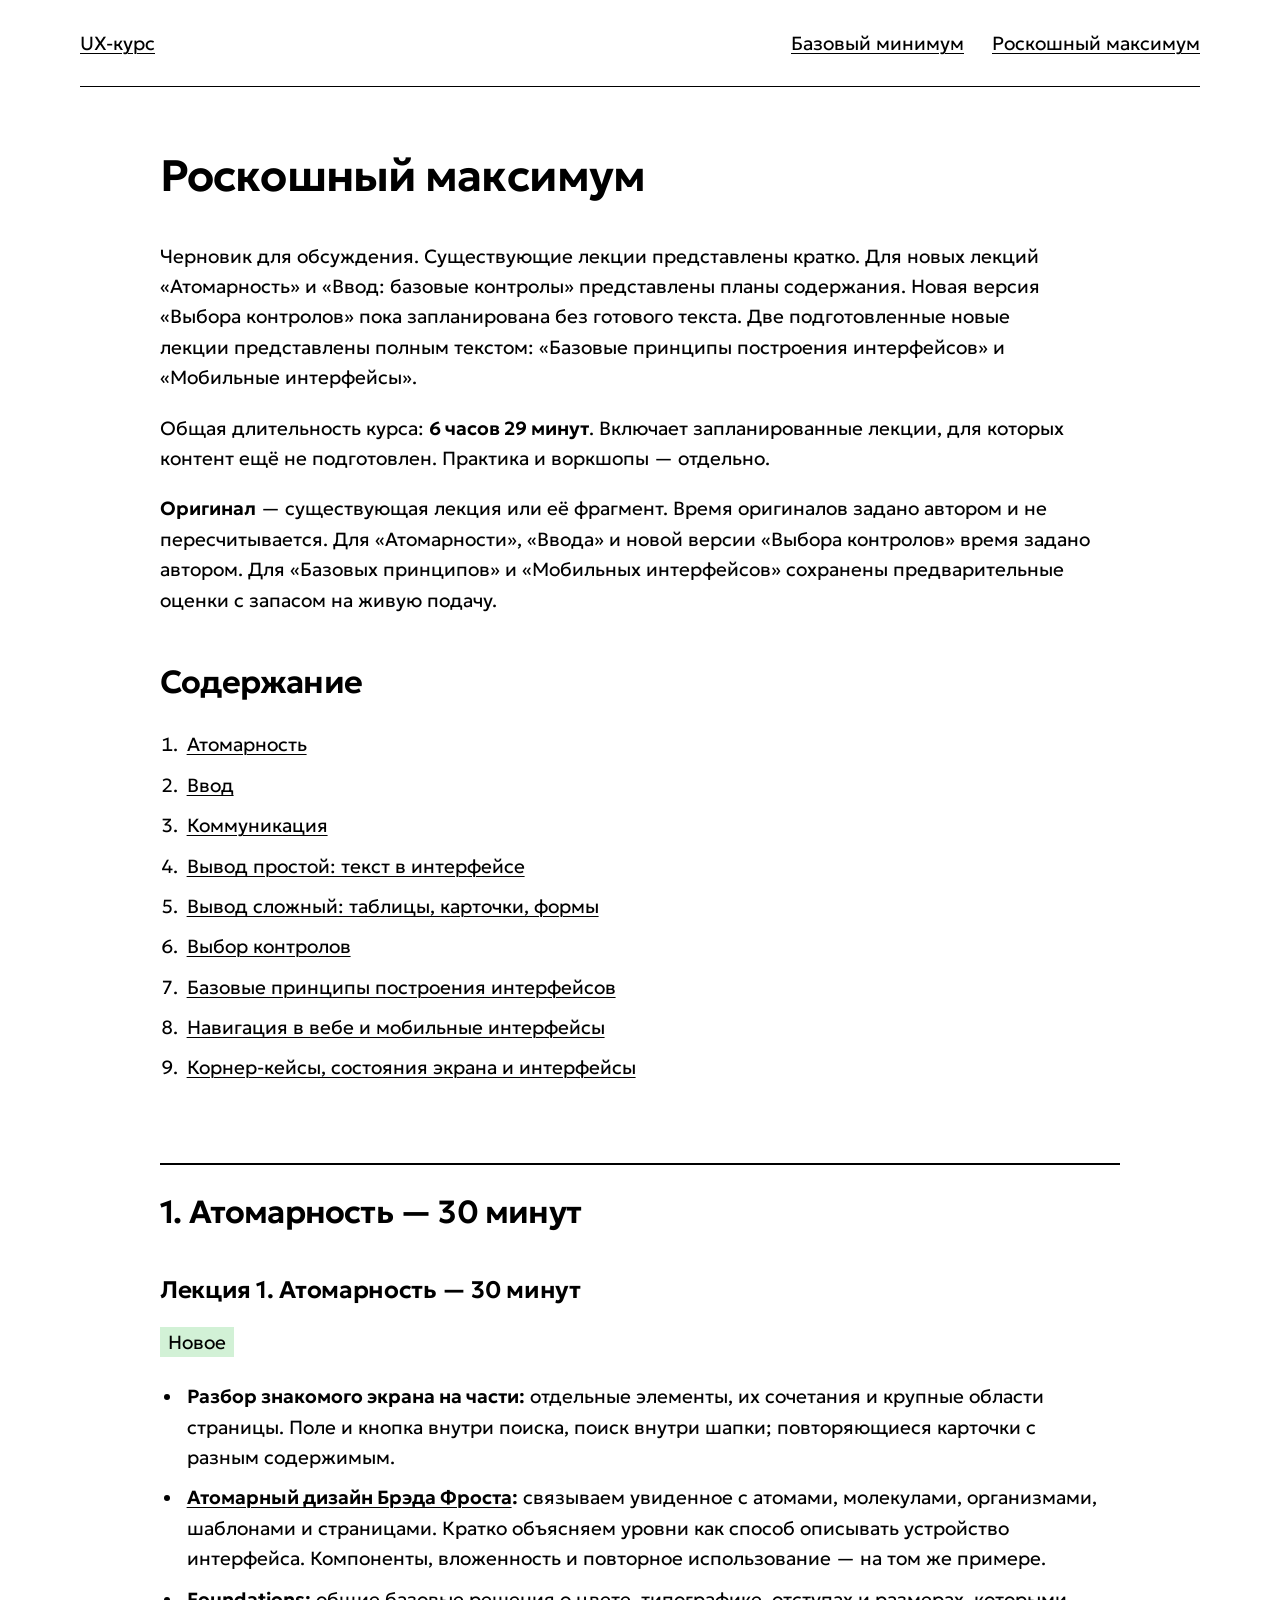
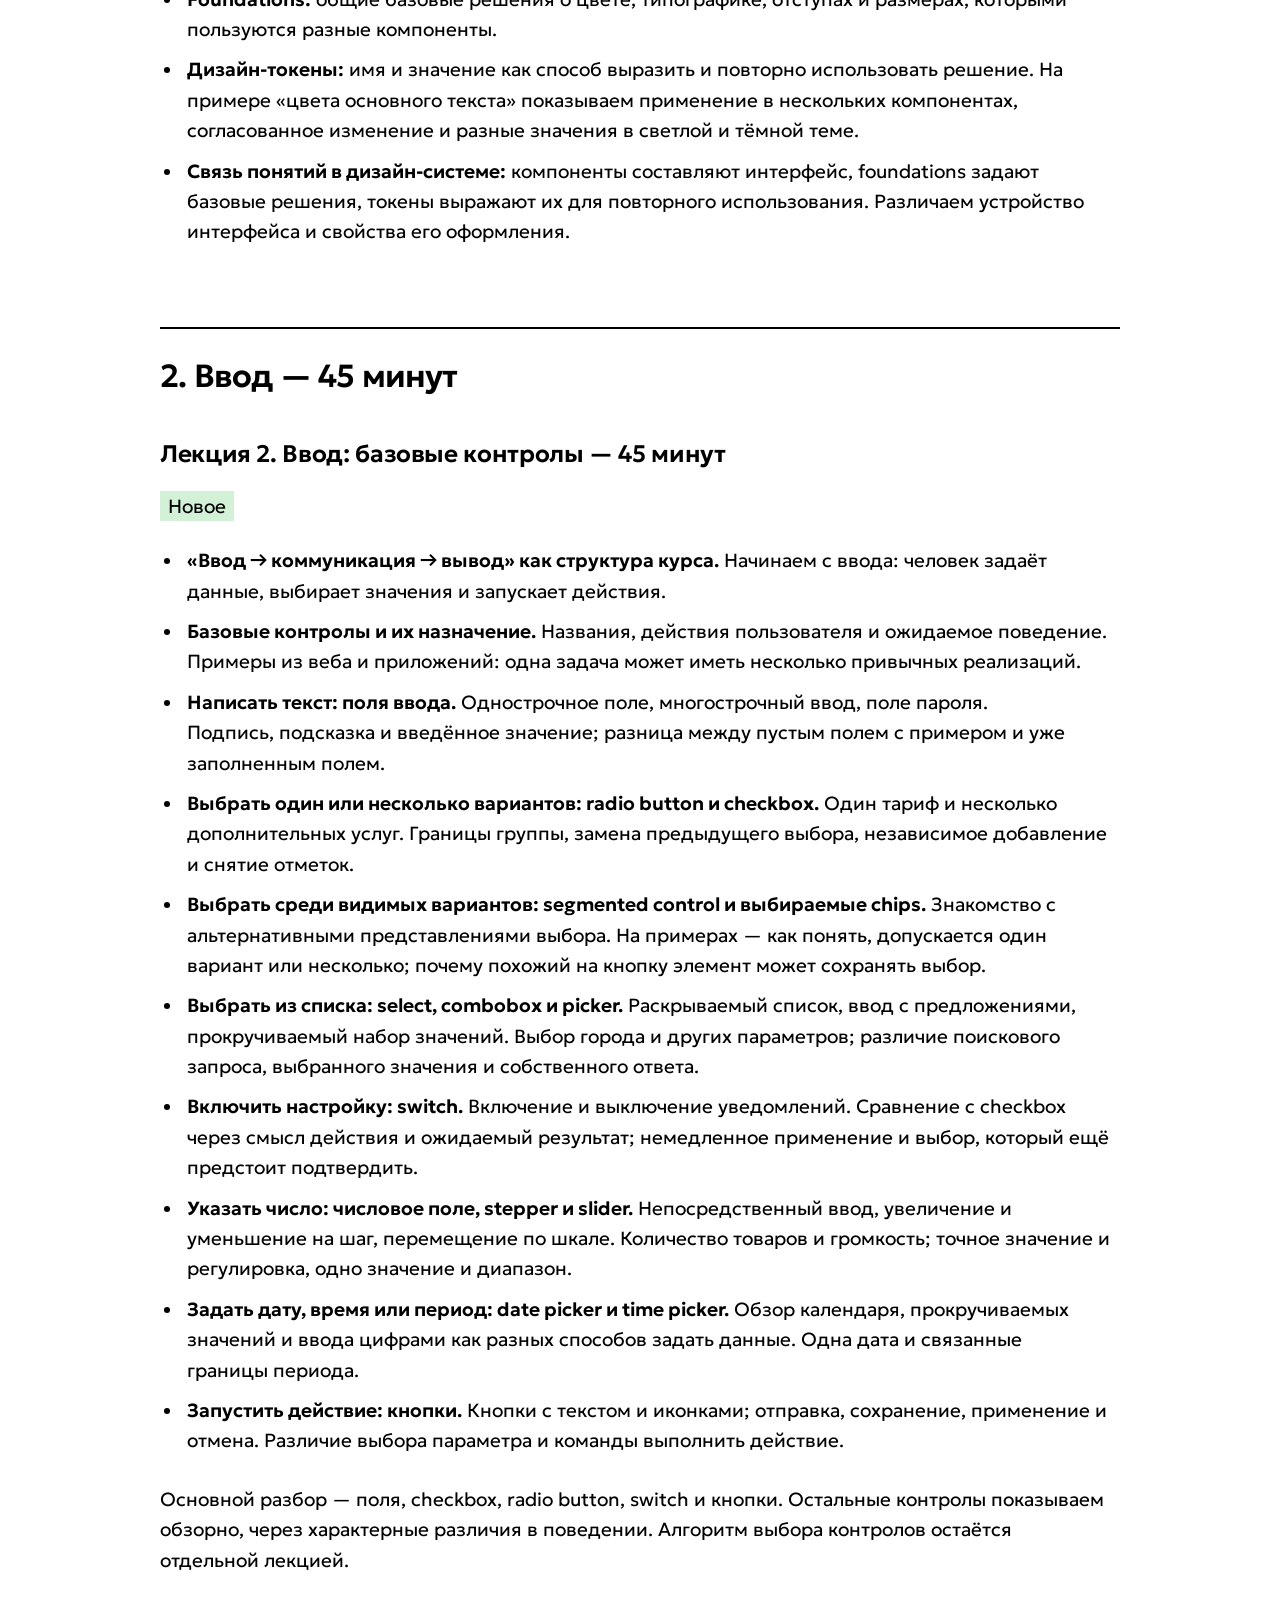
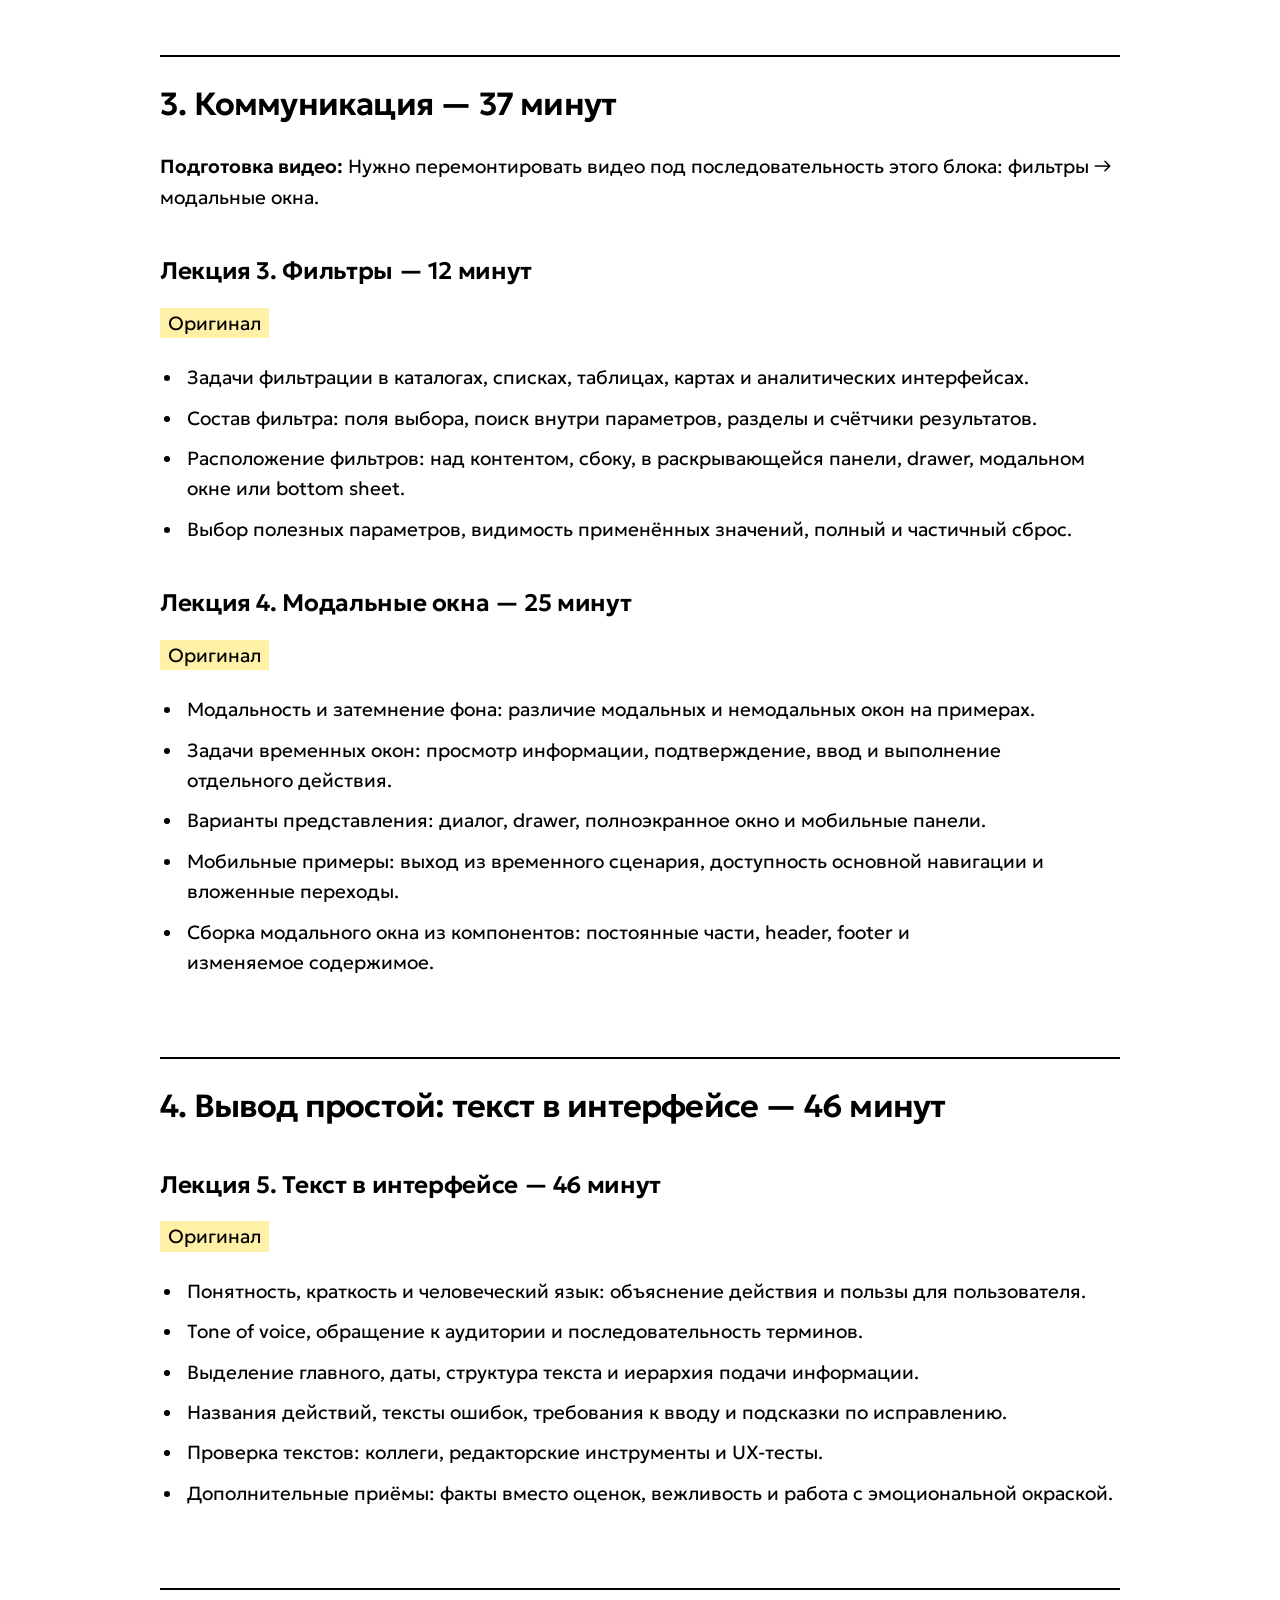
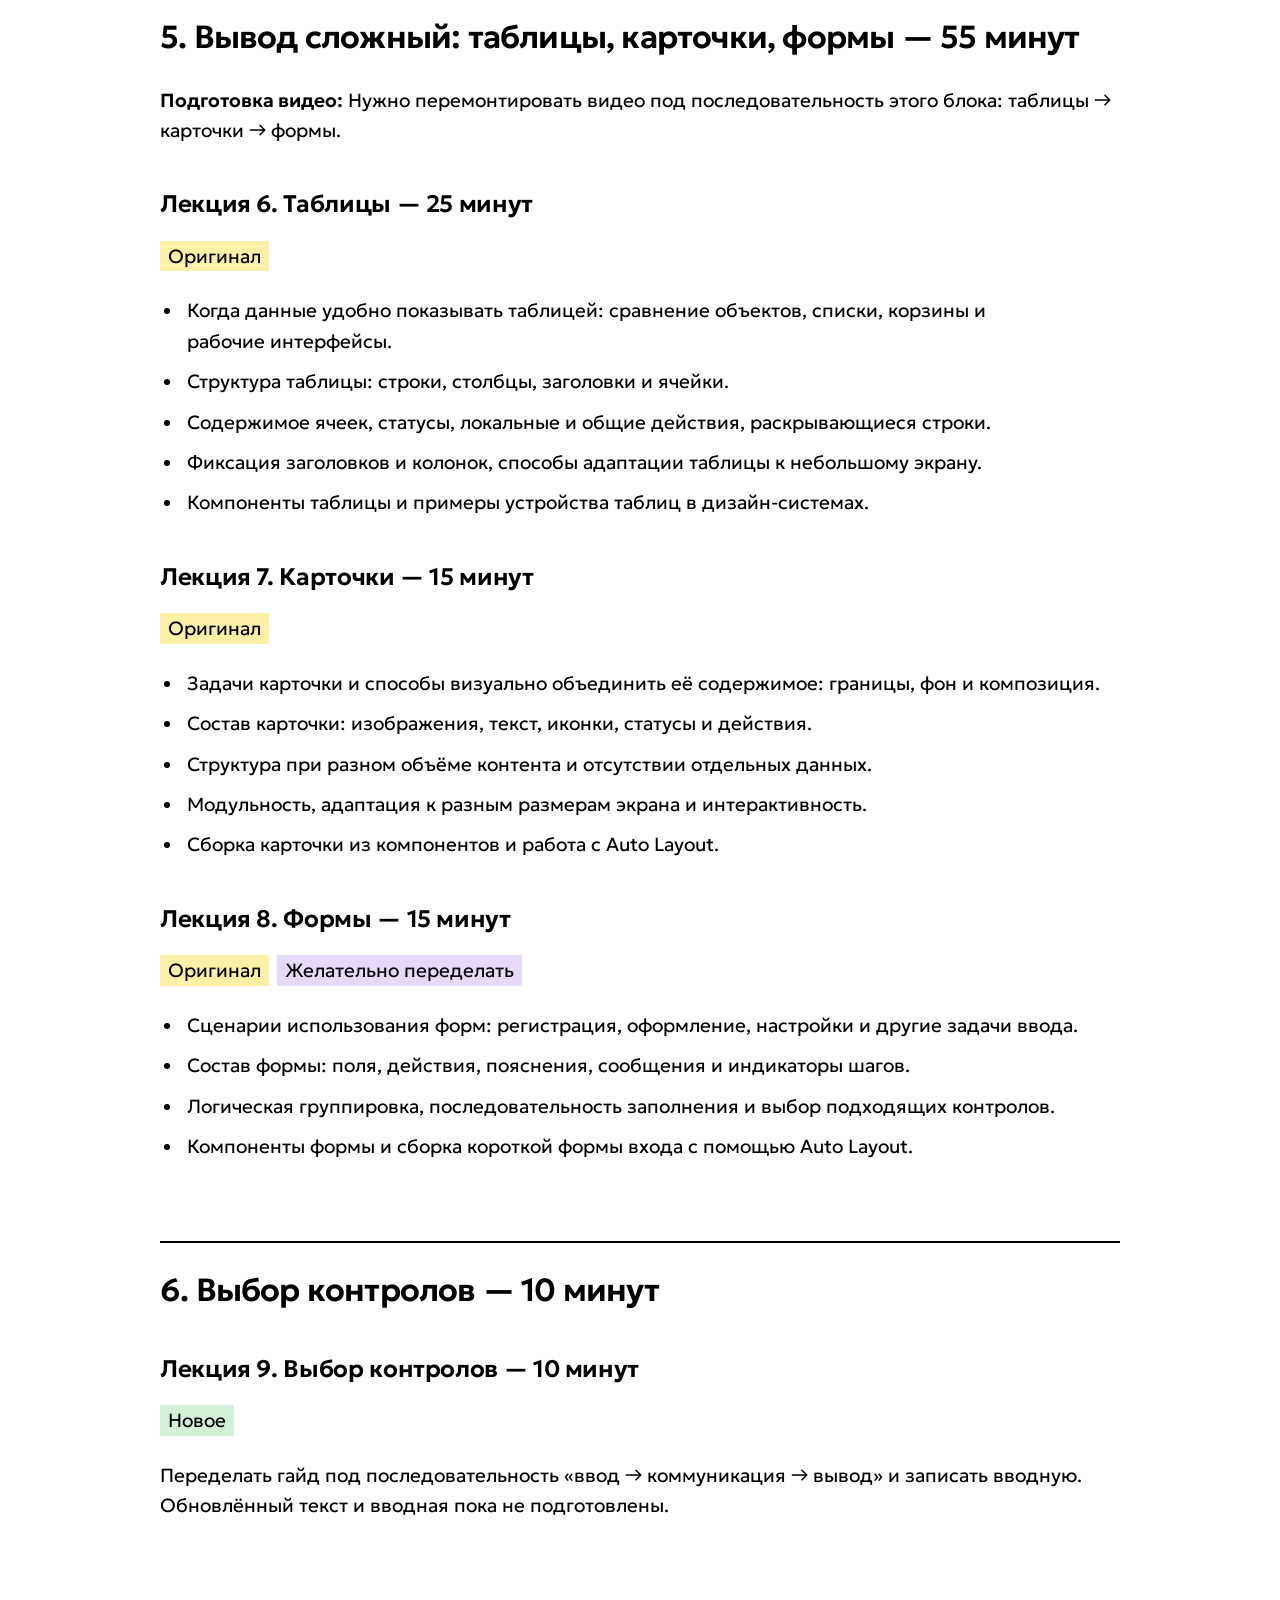
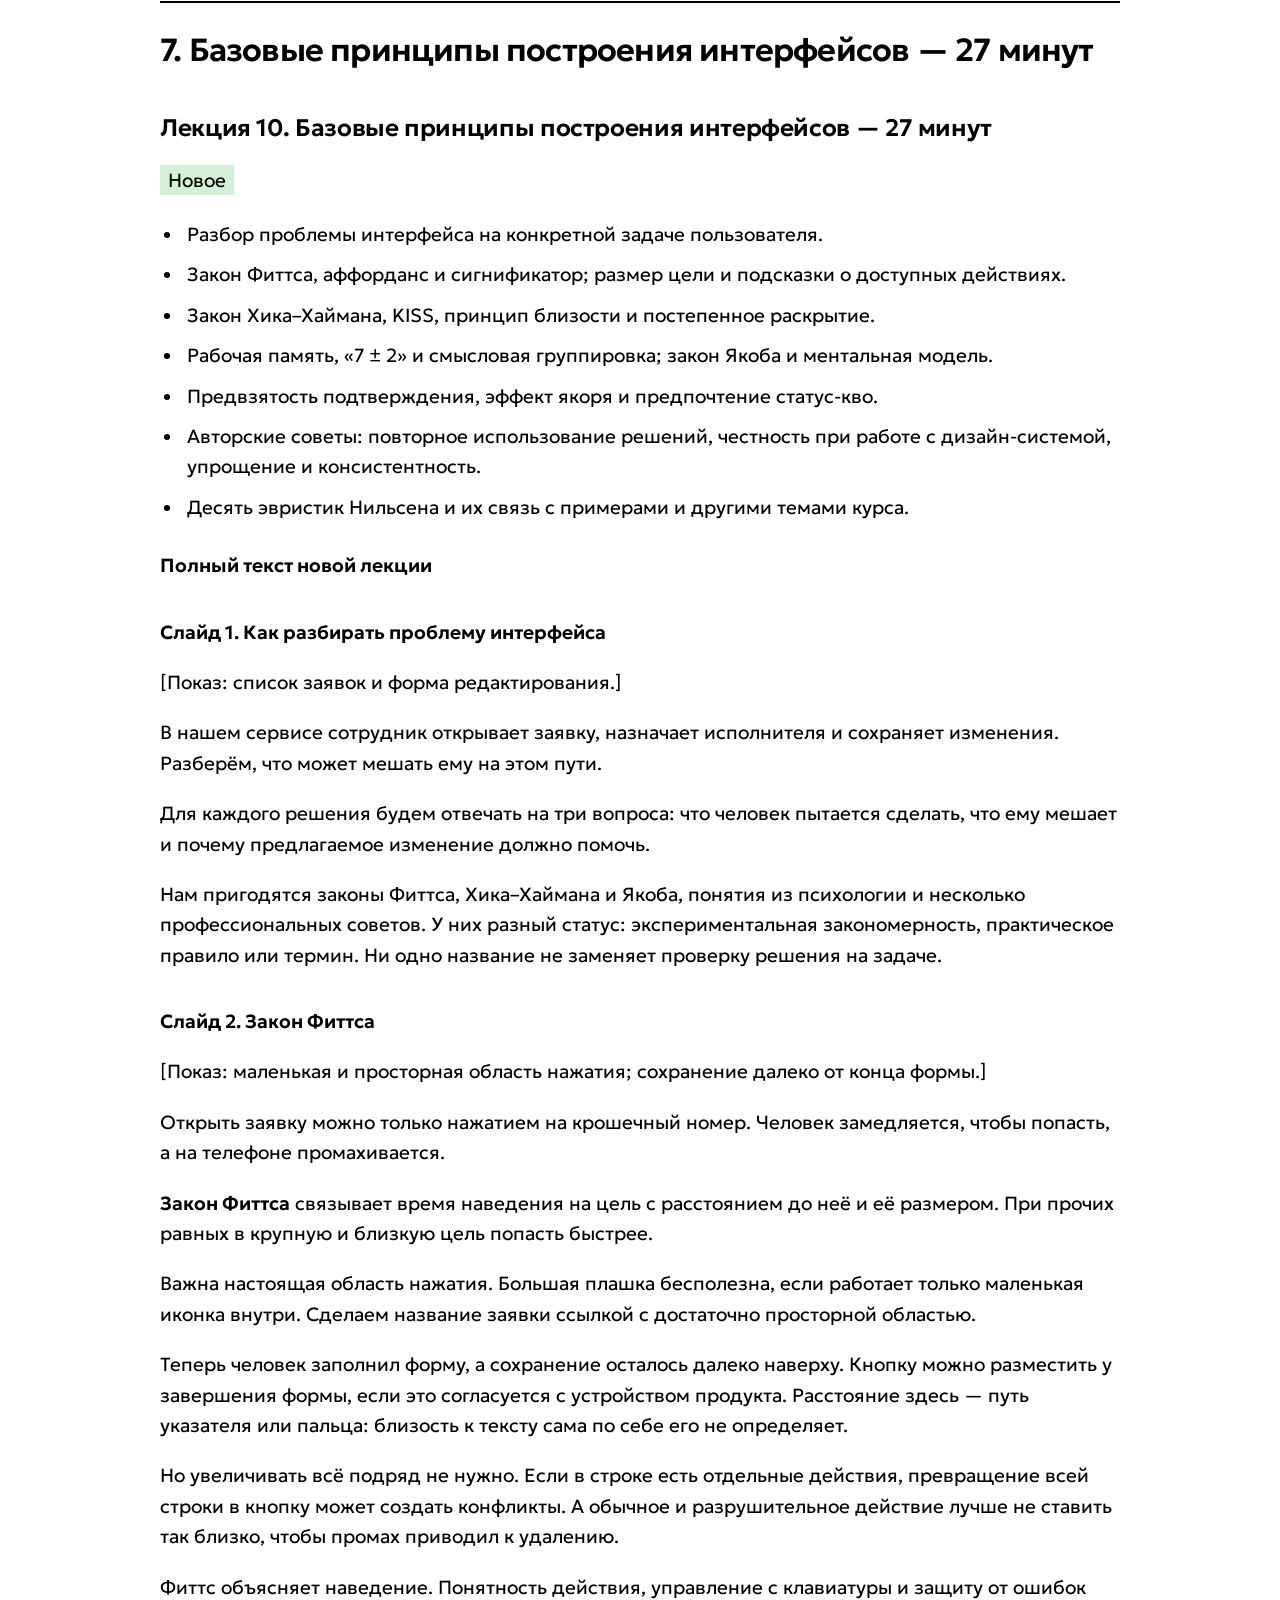
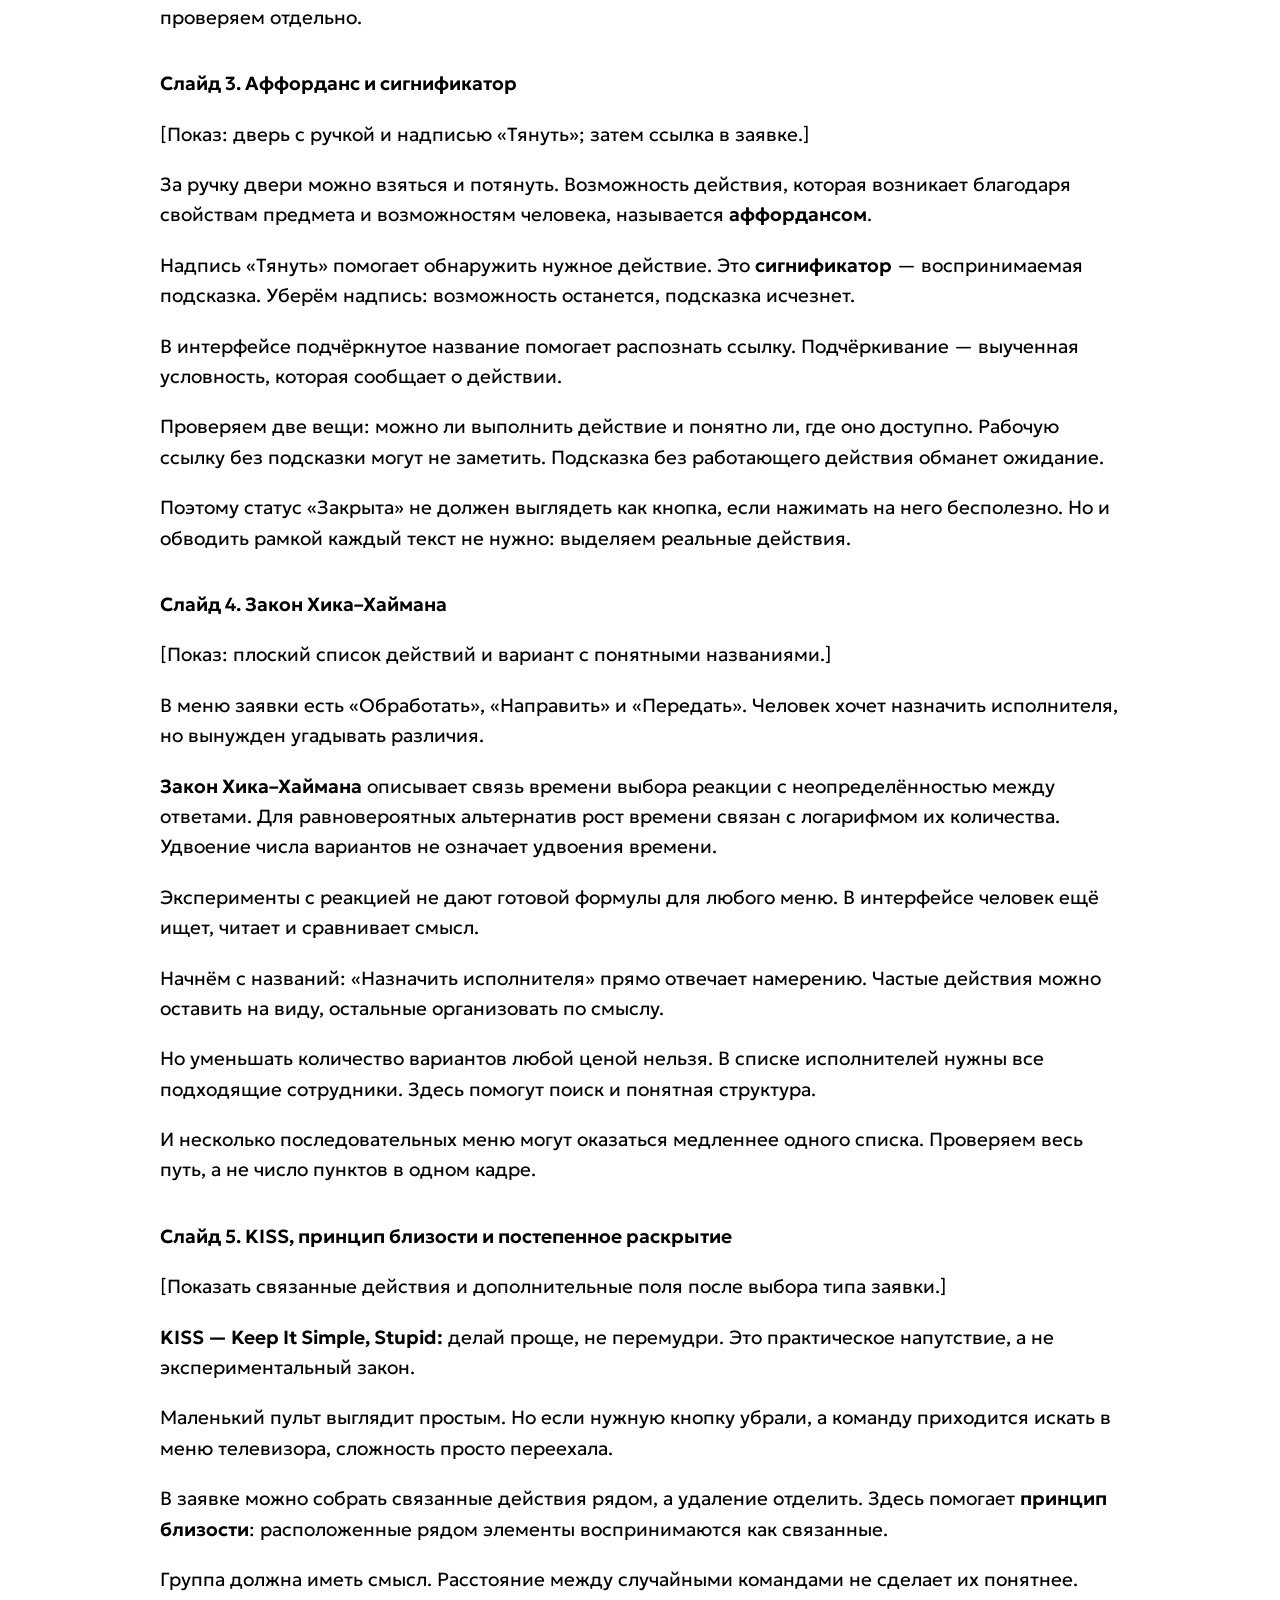
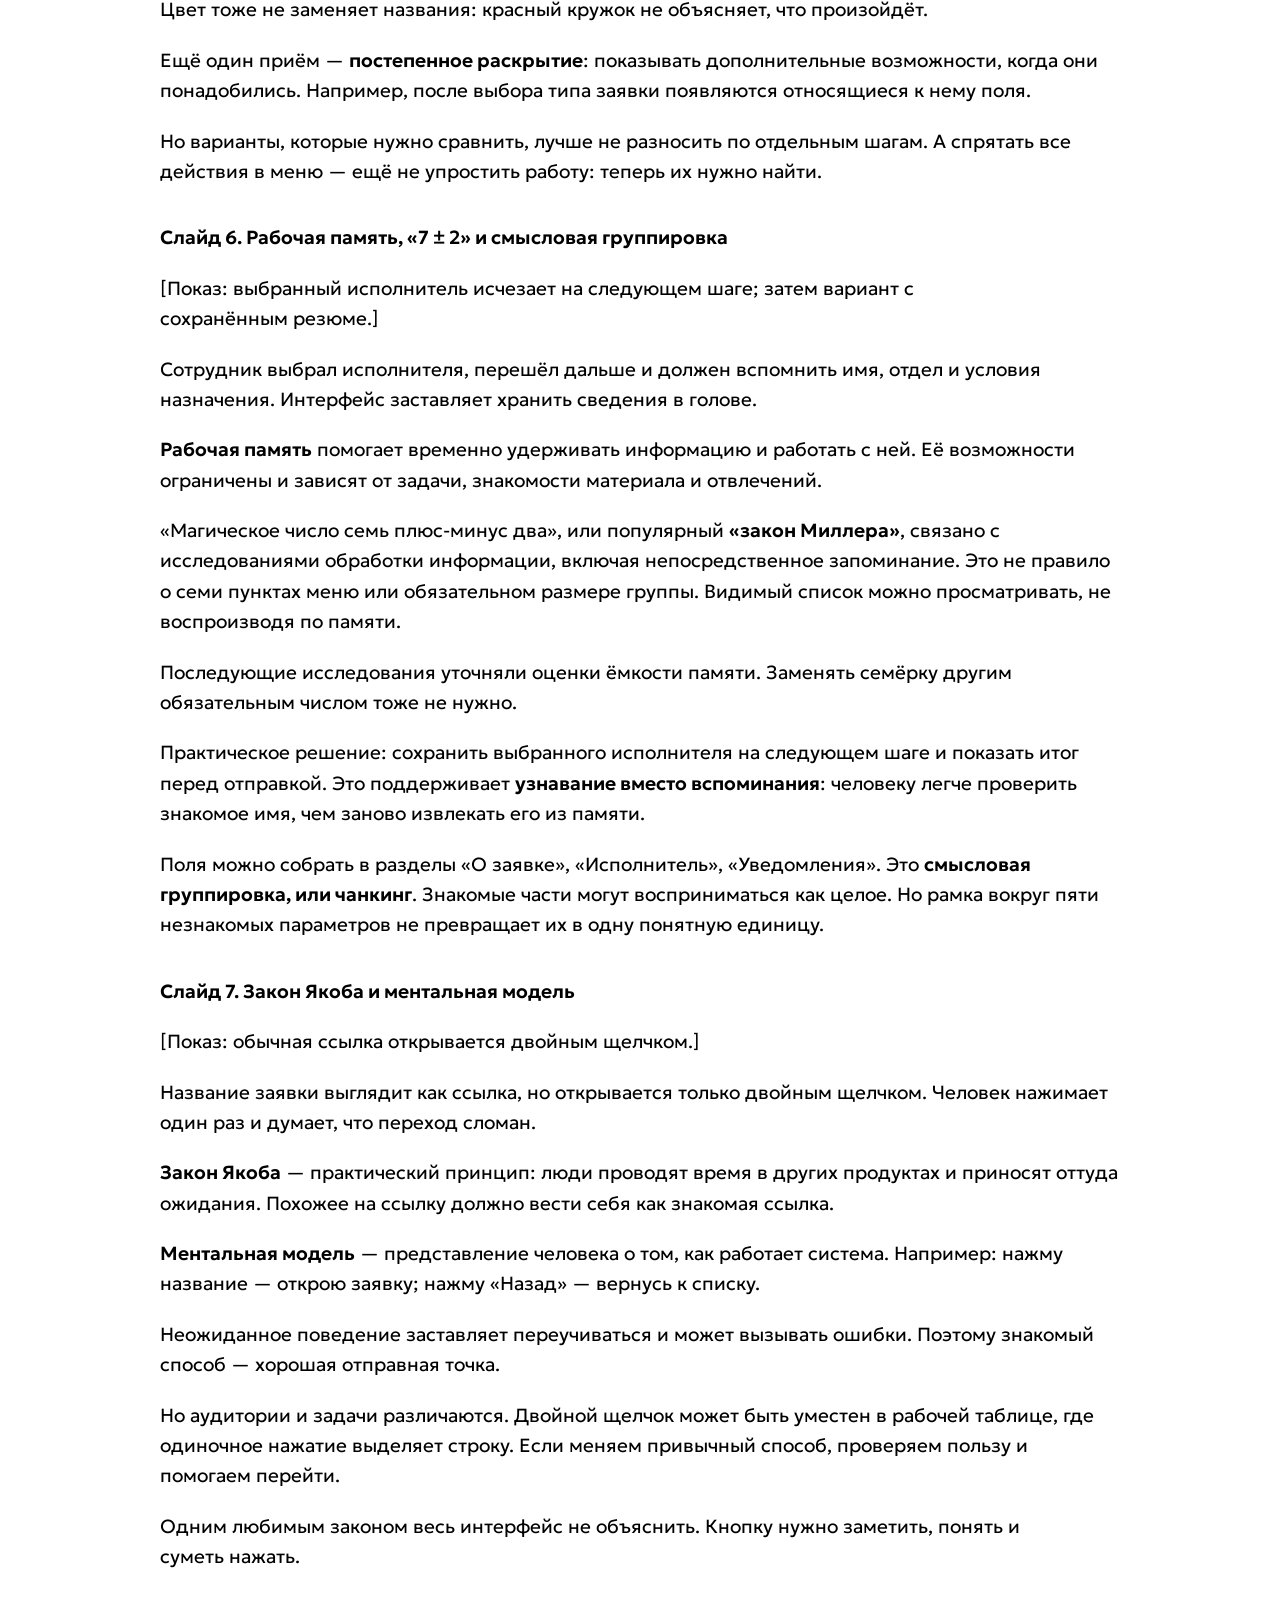
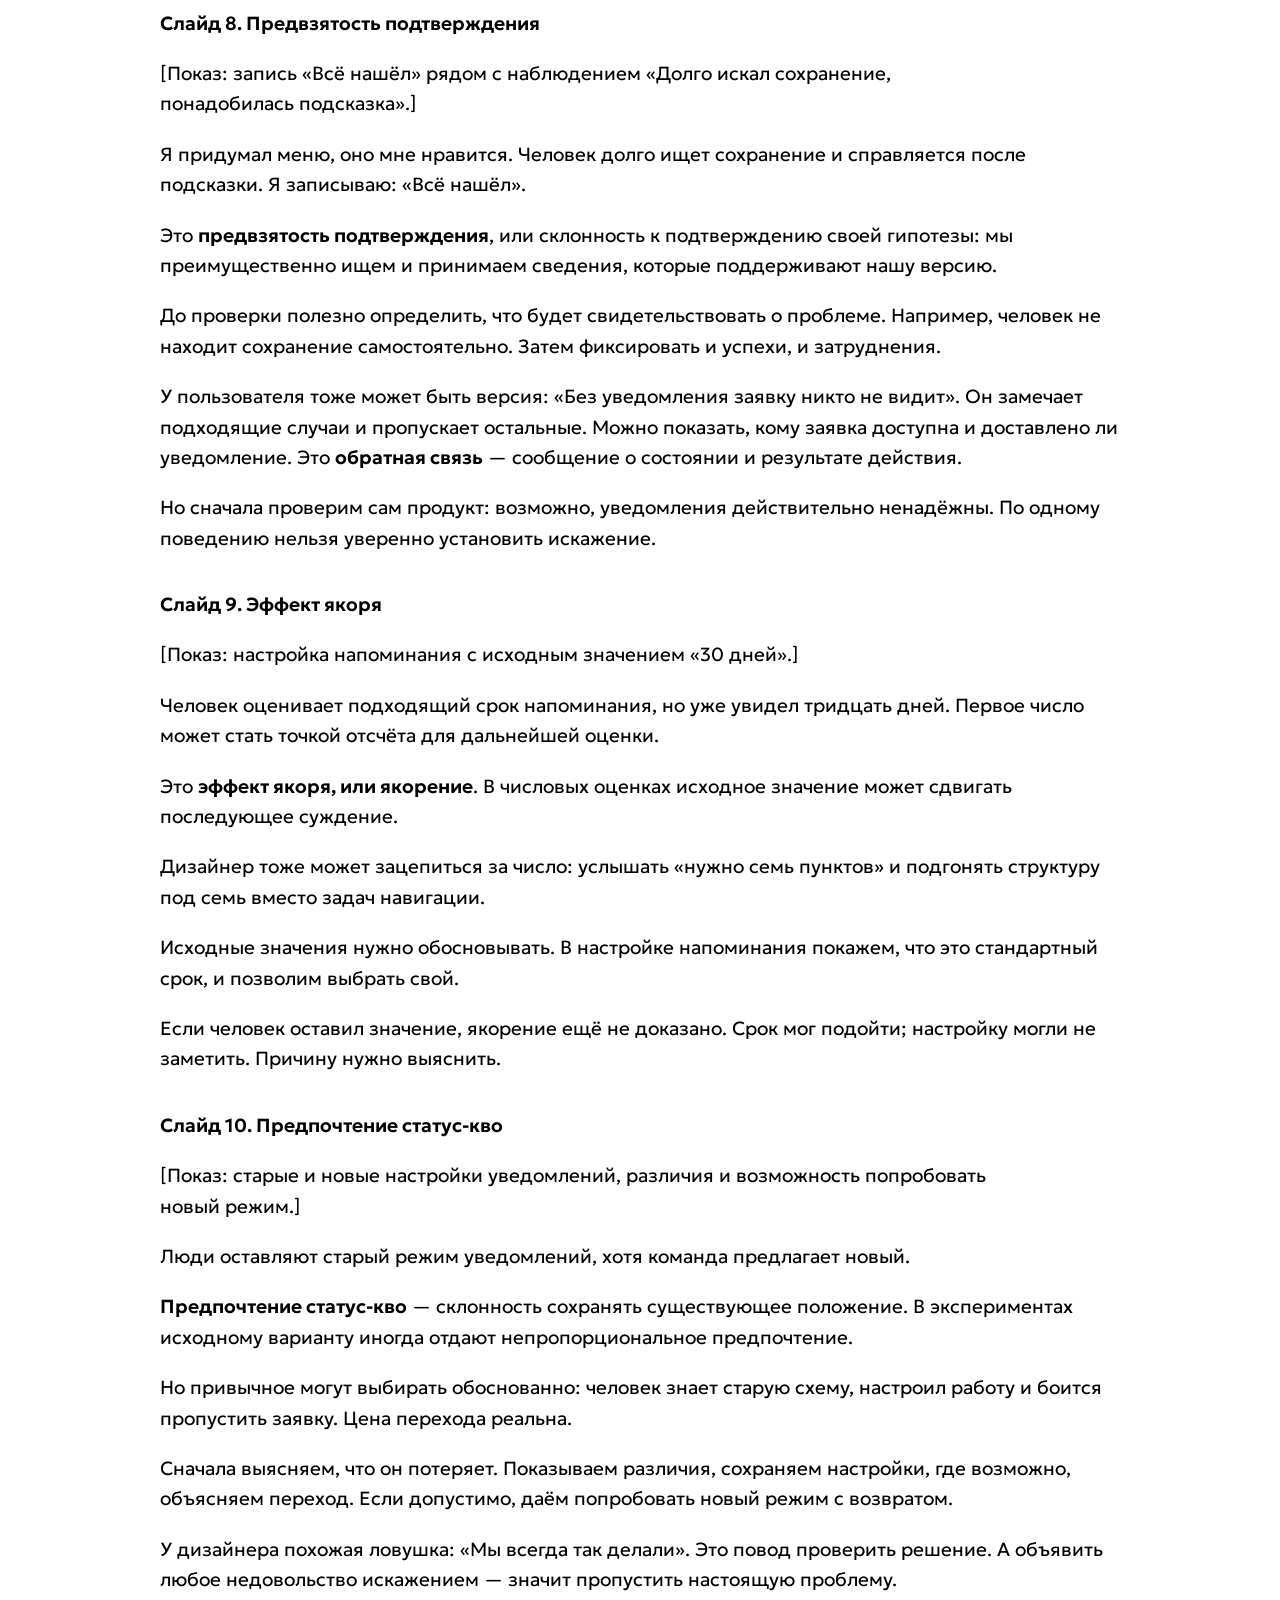
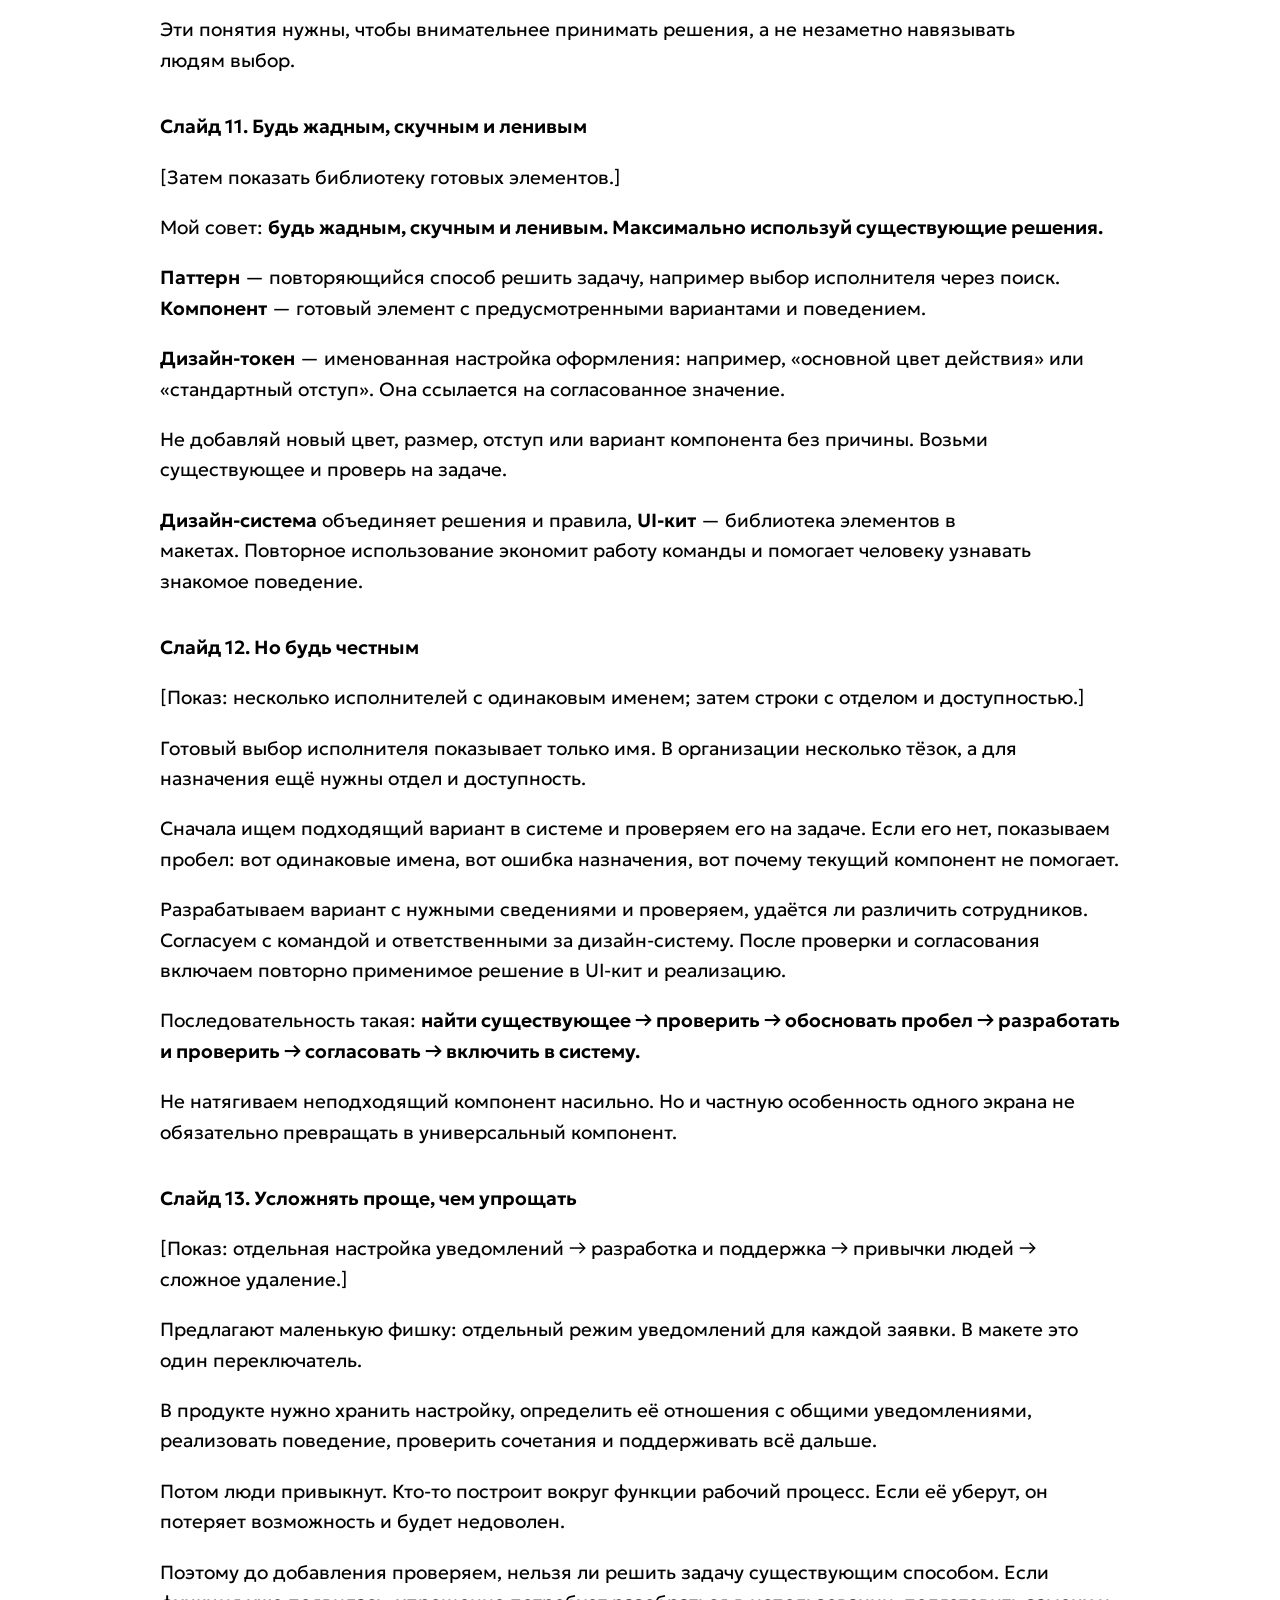
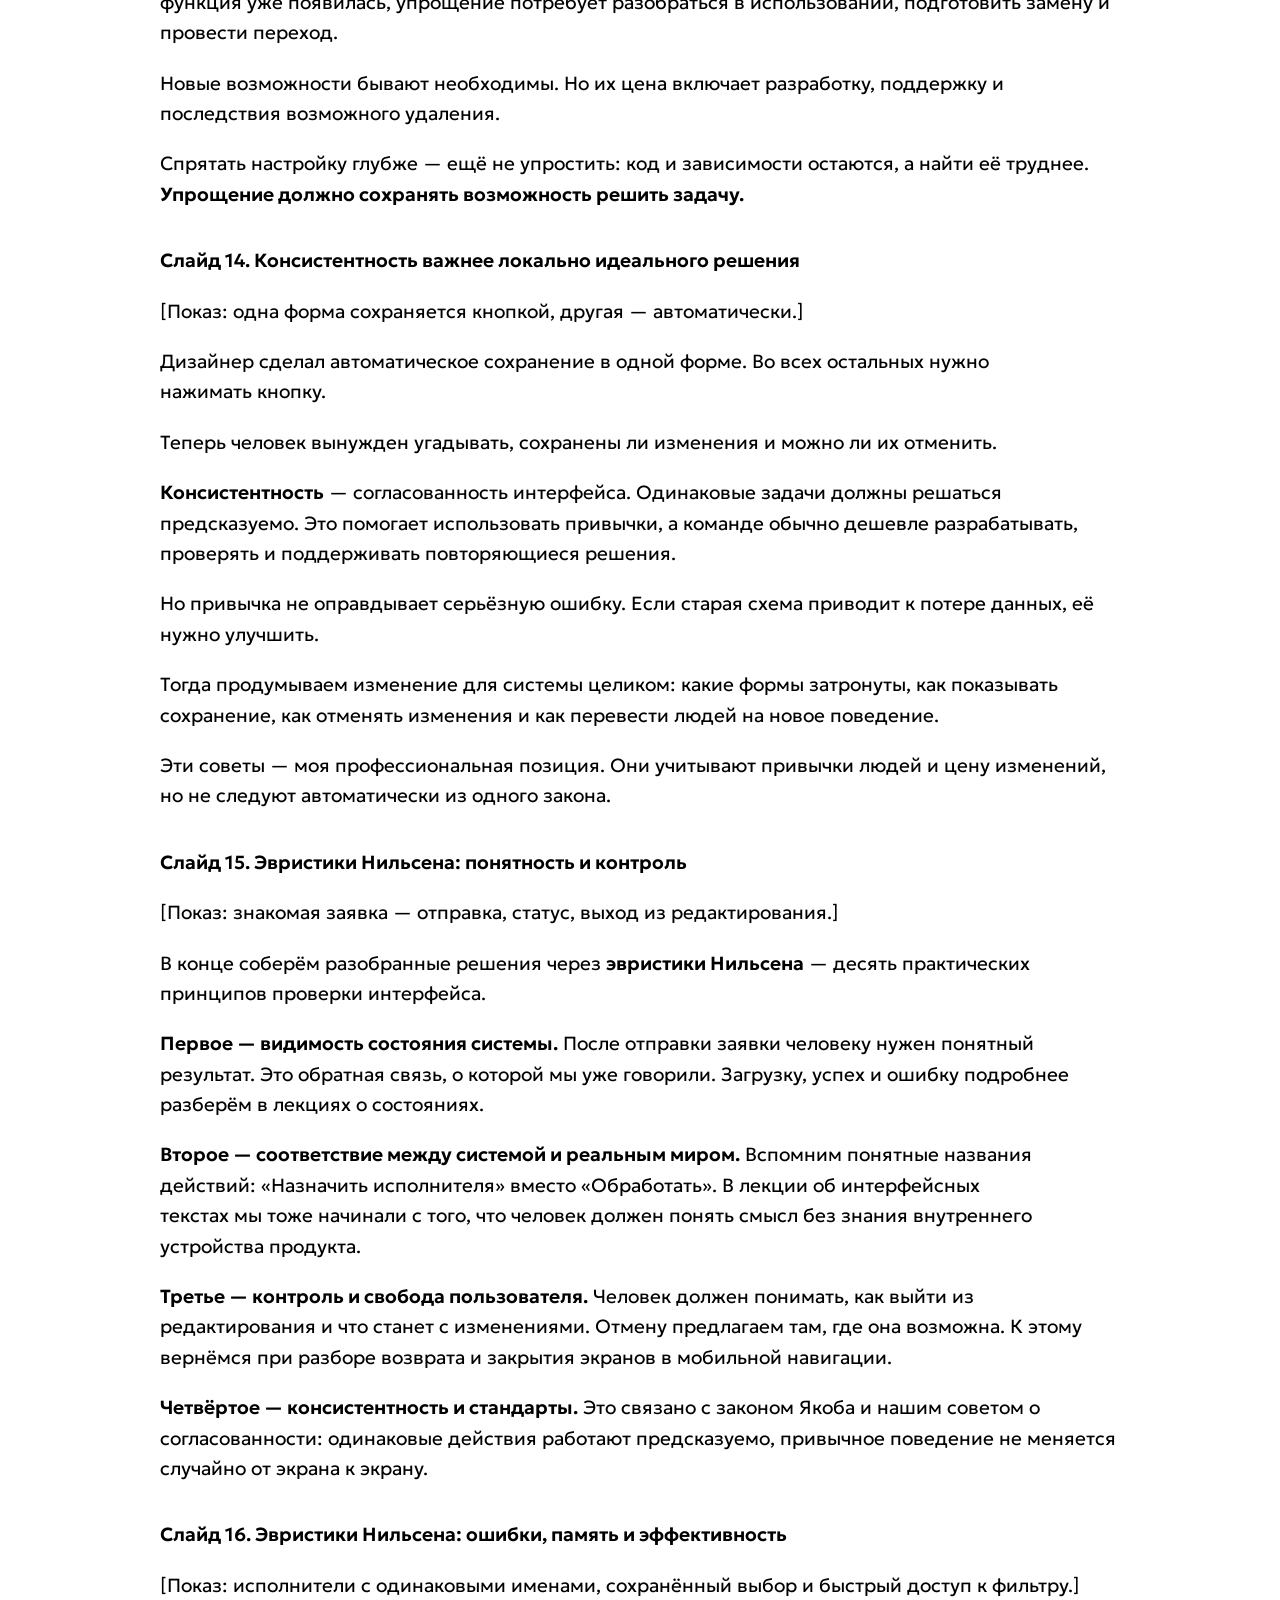
<file: royal-package/index.html>
<!doctype html>
<html lang="ru"><head><meta charset="utf-8"><meta name="viewport" content="width=device-width, initial-scale=1">
<title>Роскошный максимум · UX-курс</title><meta name="description" content="Программа UX-курса: Базовый минимум и Роскошный максимум. Темы, длительность и материалы лекций.">
<link rel="stylesheet" href="../style.css?v=8dd2e62f5b3a"><meta name="theme-color" content="#ffffff"></head>
<body><a class="skip" href="#main">Перейти к материалу</a>
<header><a href="../">UX-курс</a><nav aria-label="Варианты курса"><a href="../just-enough/">Базовый минимум</a><a href="../royal-package/" aria-current="page">Роскошный максимум</a></nav></header>
<main id="main"><h1>Роскошный максимум</h1><article><p>Черновик для обсуждения. Существующие лекции представлены кратко. Для новых лекций «Атомарность» и «Ввод: базовые контролы» представлены планы содержания. Новая версия «Выбора контролов» пока запланирована без готового текста. Две подготовленные новые лекции представлены полным текстом: «Базовые принципы построения интерфейсов» и «Мобильные интерфейсы».</p>
<p>Общая длительность курса: <strong>6 часов 29 минут</strong>. Включает запланированные лекции, для которых контент ещё не подготовлен. Практика и воркшопы — отдельно.</p>
<p><strong>Оригинал</strong> — существующая лекция или её фрагмент. Время оригиналов задано автором и не пересчитывается. Для «Атомарности», «Ввода» и новой версии «Выбора контролов» время задано автором. Для «Базовых принципов» и «Мобильных интерфейсов» сохранены предварительные оценки с запасом на живую подачу.</p>
<h2>Содержание</h2>
<ol>
<li><a href="#block-1">Атомарность</a></li>
<li><a href="#block-2">Ввод</a></li>
<li><a href="#block-3">Коммуникация</a></li>
<li><a href="#block-4">Вывод простой: текст в интерфейсе</a></li>
<li><a href="#block-5">Вывод сложный: таблицы, карточки, формы</a></li>
<li><a href="#block-6">Выбор контролов</a></li>
<li><a href="#block-7">Базовые принципы построения интерфейсов</a></li>
<li><a href="#block-8">Навигация в вебе и мобильные интерфейсы</a></li>
<li><a href="#block-9">Корнер-кейсы, состояния экрана и интерфейсы</a></li>
</ol>
<p><a id="block-1"></a></p>
<h2>1. Атомарность — 30 минут</h2>
<h3>Лекция 1. Атомарность — 30 минут</h3>
<p class="badges"><span class="badge badge-new">Новое</span></p>

<ul>
<li><strong>Разбор знакомого экрана на части:</strong> отдельные элементы, их сочетания и крупные области страницы. Поле и кнопка внутри поиска, поиск внутри шапки; повторяющиеся карточки с разным содержимым.</li>
<li><strong><a href="https://atomicdesign.bradfrost.com/chapter-2/">Атомарный дизайн Брэда Фроста</a>:</strong> связываем увиденное с атомами, молекулами, организмами, шаблонами и страницами. Кратко объясняем уровни как способ описывать устройство интерфейса. Компоненты, вложенность и повторное использование — на том же примере.</li>
<li><strong>Foundations:</strong> общие базовые решения о цвете, типографике, отступах и размерах, которыми пользуются разные компоненты.</li>
<li><strong>Дизайн-токены:</strong> имя и значение как способ выразить и повторно использовать решение. На примере «цвета основного текста» показываем применение в нескольких компонентах, согласованное изменение и разные значения в светлой и тёмной теме.</li>
<li><strong>Связь понятий в дизайн-системе:</strong> компоненты составляют интерфейс, foundations задают базовые решения, токены выражают их для повторного использования. Различаем устройство интерфейса и свойства его оформления.</li>
</ul>
<p><a id="block-2"></a></p>
<h2>2. Ввод — 45 минут</h2>
<h3>Лекция 2. Ввод: базовые контролы — 45 минут</h3>
<p class="badges"><span class="badge badge-new">Новое</span></p>

<ul>
<li><strong>«Ввод → коммуникация → вывод» как структура курса.</strong> Начинаем с ввода: человек задаёт данные, выбирает значения и запускает действия.</li>
<li><strong>Базовые контролы и их назначение.</strong> Названия, действия пользователя и ожидаемое поведение. Примеры из веба и приложений: одна задача может иметь несколько привычных реализаций.</li>
<li><strong>Написать текст: поля ввода.</strong> Однострочное поле, многострочный ввод, поле пароля. Подпись, подсказка и введённое значение; разница между пустым полем с примером и уже заполненным полем.</li>
<li><strong>Выбрать один или несколько вариантов: radio button и checkbox.</strong> Один тариф и несколько дополнительных услуг. Границы группы, замена предыдущего выбора, независимое добавление и снятие отметок.</li>
<li><strong>Выбрать среди видимых вариантов: segmented control и выбираемые chips.</strong> Знакомство с альтернативными представлениями выбора. На примерах — как понять, допускается один вариант или несколько; почему похожий на кнопку элемент может сохранять выбор.</li>
<li><strong>Выбрать из списка: select, combobox и picker.</strong> Раскрываемый список, ввод с предложениями, прокручиваемый набор значений. Выбор города и других параметров; различие поискового запроса, выбранного значения и собственного ответа.</li>
<li><strong>Включить настройку: switch.</strong> Включение и выключение уведомлений. Сравнение с checkbox через смысл действия и ожидаемый результат; немедленное применение и выбор, который ещё предстоит подтвердить.</li>
<li><strong>Указать число: числовое поле, stepper и slider.</strong> Непосредственный ввод, увеличение и уменьшение на шаг, перемещение по шкале. Количество товаров и громкость; точное значение и регулировка, одно значение и диапазон.</li>
<li><strong>Задать дату, время или период: date picker и time picker.</strong> Обзор календаря, прокручиваемых значений и ввода цифрами как разных способов задать данные. Одна дата и связанные границы периода.</li>
<li><strong>Запустить действие: кнопки.</strong> Кнопки с текстом и иконками; отправка, сохранение, применение и отмена. Различие выбора параметра и команды выполнить действие.</li>
</ul>
<p>Основной разбор — поля, checkbox, radio button, switch и кнопки. Остальные контролы показываем обзорно, через характерные различия в поведении. Алгоритм выбора контролов остаётся отдельной лекцией.</p>
<p><a id="block-3"></a></p>
<h2>3. Коммуникация — 37 минут</h2>
<p><strong>Подготовка видео:</strong> Нужно перемонтировать видео под последовательность этого блока: фильтры → модальные окна.</p>
<h3>Лекция 3. Фильтры — 12 минут</h3>
<p class="badges"><span class="badge badge-original">Оригинал</span></p>

<ul>
<li>Задачи фильтрации в каталогах, списках, таблицах, картах и аналитических интерфейсах.</li>
<li>Состав фильтра: поля выбора, поиск внутри параметров, разделы и счётчики результатов.</li>
<li>Расположение фильтров: над контентом, сбоку, в раскрывающейся панели, drawer, модальном окне или bottom sheet.</li>
<li>Выбор полезных параметров, видимость применённых значений, полный и частичный сброс.</li>
</ul>
<h3>Лекция 4. Модальные окна — 25 минут</h3>
<p class="badges"><span class="badge badge-original">Оригинал</span></p>

<ul>
<li>Модальность и затемнение фона: различие модальных и немодальных окон на примерах.</li>
<li>Задачи временных окон: просмотр информации, подтверждение, ввод и выполнение отдельного действия.</li>
<li>Варианты представления: диалог, drawer, полноэкранное окно и мобильные панели.</li>
<li>Мобильные примеры: выход из временного сценария, доступность основной навигации и вложенные переходы.</li>
<li>Сборка модального окна из компонентов: постоянные части, header, footer и изменяемое содержимое.</li>
</ul>
<p><a id="block-4"></a></p>
<h2>4. Вывод простой: текст в интерфейсе — 46 минут</h2>
<h3>Лекция 5. Текст в интерфейсе — 46 минут</h3>
<p class="badges"><span class="badge badge-original">Оригинал</span></p>

<ul>
<li>Понятность, краткость и человеческий язык: объяснение действия и пользы для пользователя.</li>
<li>Tone of voice, обращение к аудитории и последовательность терминов.</li>
<li>Выделение главного, даты, структура текста и иерархия подачи информации.</li>
<li>Названия действий, тексты ошибок, требования к вводу и подсказки по исправлению.</li>
<li>Проверка текстов: коллеги, редакторские инструменты и UX-тесты.</li>
<li>Дополнительные приёмы: факты вместо оценок, вежливость и работа с эмоциональной окраской.</li>
</ul>
<p><a id="block-5"></a></p>
<h2>5. Вывод сложный: таблицы, карточки, формы — 55 минут</h2>
<p><strong>Подготовка видео:</strong> Нужно перемонтировать видео под последовательность этого блока: таблицы → карточки → формы. </p>
<h3>Лекция 6. Таблицы — 25 минут</h3>
<p class="badges"><span class="badge badge-original">Оригинал</span></p>

<ul>
<li>Когда данные удобно показывать таблицей: сравнение объектов, списки, корзины и рабочие интерфейсы.</li>
<li>Структура таблицы: строки, столбцы, заголовки и ячейки.</li>
<li>Содержимое ячеек, статусы, локальные и общие действия, раскрывающиеся строки.</li>
<li>Фиксация заголовков и колонок, способы адаптации таблицы к небольшому экрану.</li>
<li>Компоненты таблицы и примеры устройства таблиц в дизайн-системах.</li>
</ul>
<h3>Лекция 7. Карточки — 15 минут</h3>
<p class="badges"><span class="badge badge-original">Оригинал</span></p>

<ul>
<li>Задачи карточки и способы визуально объединить её содержимое: границы, фон и композиция.</li>
<li>Состав карточки: изображения, текст, иконки, статусы и действия.</li>
<li>Структура при разном объёме контента и отсутствии отдельных данных.</li>
<li>Модульность, адаптация к разным размерам экрана и интерактивность.</li>
<li>Сборка карточки из компонентов и работа с Auto Layout.</li>
</ul>
<h3>Лекция 8. Формы — 15 минут</h3>
<p class="badges"><span class="badge badge-original">Оригинал</span><span class="badge badge-revision">Желательно переделать</span></p>

<ul>
<li>Сценарии использования форм: регистрация, оформление, настройки и другие задачи ввода.</li>
<li>Состав формы: поля, действия, пояснения, сообщения и индикаторы шагов.</li>
<li>Логическая группировка, последовательность заполнения и выбор подходящих контролов.</li>
<li>Компоненты формы и сборка короткой формы входа с помощью Auto Layout.</li>
</ul>
<p><a id="block-6"></a></p>
<h2>6. Выбор контролов — 10 минут</h2>
<h3>Лекция 9. Выбор контролов — 10 минут</h3>
<p class="badges"><span class="badge badge-new">Новое</span></p>

<p>Переделать гайд под последовательность «ввод → коммуникация → вывод» и записать вводную. Обновлённый текст и вводная пока не подготовлены.</p>
<p><a id="block-7"></a></p>
<h2>7. Базовые принципы построения интерфейсов — 27 минут</h2>
<h3>Лекция 10. Базовые принципы построения интерфейсов — 27 минут</h3>
<p class="badges"><span class="badge badge-new">Новое</span></p>

<ul>
<li>Разбор проблемы интерфейса на конкретной задаче пользователя.</li>
<li>Закон Фиттса, аффорданс и сигнификатор; размер цели и подсказки о доступных действиях.</li>
<li>Закон Хика–Хаймана, KISS, принцип близости и постепенное раскрытие.</li>
<li>Рабочая память, «7 ± 2» и смысловая группировка; закон Якоба и ментальная модель.</li>
<li>Предвзятость подтверждения, эффект якоря и предпочтение статус-кво.</li>
<li>Авторские советы: повторное использование решений, честность при работе с дизайн-системой, упрощение и консистентность.</li>
<li>Десять эвристик Нильсена и их связь с примерами и другими темами курса.</li>
</ul>
<p><strong>Полный текст новой лекции</strong></p>
<h4>Слайд 1. Как разбирать проблему интерфейса</h4>
<p>[Показ: список заявок и форма редактирования.]</p>
<p>В нашем сервисе сотрудник открывает заявку, назначает исполнителя и сохраняет изменения. Разберём, что может мешать ему на этом пути.</p>
<p>Для каждого решения будем отвечать на три вопроса: что человек пытается сделать, что ему мешает и почему предлагаемое изменение должно помочь.</p>
<p>Нам пригодятся законы Фиттса, Хика–Хаймана и Якоба, понятия из психологии и несколько профессиональных советов. У них разный статус: экспериментальная закономерность, практическое правило или термин. Ни одно название не заменяет проверку решения на задаче.</p>
<h4>Слайд 2. Закон Фиттса</h4>
<p>[Показ: маленькая и просторная область нажатия; сохранение далеко от конца формы.]</p>
<p>Открыть заявку можно только нажатием на крошечный номер. Человек замедляется, чтобы попасть, а на телефоне промахивается.</p>
<p><strong>Закон Фиттса</strong> связывает время наведения на цель с расстоянием до неё и её размером. При прочих равных в крупную и близкую цель попасть быстрее.</p>
<p>Важна настоящая область нажатия. Большая плашка бесполезна, если работает только маленькая иконка внутри. Сделаем название заявки ссылкой с достаточно просторной областью.</p>
<p>Теперь человек заполнил форму, а сохранение осталось далеко наверху. Кнопку можно разместить у завершения формы, если это согласуется с устройством продукта. Расстояние здесь — путь указателя или пальца: близость к тексту сама по себе его не определяет.</p>
<p>Но увеличивать всё подряд не нужно. Если в строке есть отдельные действия, превращение всей строки в кнопку может создать конфликты. А обычное и разрушительное действие лучше не ставить так близко, чтобы промах приводил к удалению.</p>
<p>Фиттс объясняет наведение. Понятность действия, управление с клавиатуры и защиту от ошибок проверяем отдельно.</p>
<h4>Слайд 3. Аффорданс и сигнификатор</h4>
<p>[Показ: дверь с ручкой и надписью «Тянуть»; затем ссылка в заявке.]</p>
<p>За ручку двери можно взяться и потянуть. Возможность действия, которая возникает благодаря свойствам предмета и возможностям человека, называется <strong>аффордансом</strong>.</p>
<p>Надпись «Тянуть» помогает обнаружить нужное действие. Это <strong>сигнификатор</strong> — воспринимаемая подсказка. Уберём надпись: возможность останется, подсказка исчезнет.</p>
<p>В интерфейсе подчёркнутое название помогает распознать ссылку. Подчёркивание — выученная условность, которая сообщает о действии.</p>
<p>Проверяем две вещи: можно ли выполнить действие и понятно ли, где оно доступно. Рабочую ссылку без подсказки могут не заметить. Подсказка без работающего действия обманет ожидание.</p>
<p>Поэтому статус «Закрыта» не должен выглядеть как кнопка, если нажимать на него бесполезно. Но и обводить рамкой каждый текст не нужно: выделяем реальные действия.</p>
<h4>Слайд 4. Закон Хика–Хаймана</h4>
<p>[Показ: плоский список действий и вариант с понятными названиями.]</p>
<p>В меню заявки есть «Обработать», «Направить» и «Передать». Человек хочет назначить исполнителя, но вынужден угадывать различия.</p>
<p><strong>Закон Хика–Хаймана</strong> описывает связь времени выбора реакции с неопределённостью между ответами. Для равновероятных альтернатив рост времени связан с логарифмом их количества. Удвоение числа вариантов не означает удвоения времени.</p>
<p>Эксперименты с реакцией не дают готовой формулы для любого меню. В интерфейсе человек ещё ищет, читает и сравнивает смысл.</p>
<p>Начнём с названий: «Назначить исполнителя» прямо отвечает намерению. Частые действия можно оставить на виду, остальные организовать по смыслу.</p>
<p>Но уменьшать количество вариантов любой ценой нельзя. В списке исполнителей нужны все подходящие сотрудники. Здесь помогут поиск и понятная структура.</p>
<p>И несколько последовательных меню могут оказаться медленнее одного списка. Проверяем весь путь, а не число пунктов в одном кадре.</p>
<h4>Слайд 5. KISS, принцип близости и постепенное раскрытие</h4>
<p>[Показать связанные действия и дополнительные поля после выбора типа заявки.]</p>
<p><strong>KISS — Keep It Simple, Stupid:</strong> делай проще, не перемудри. Это практическое напутствие, а не экспериментальный закон.</p>
<p>Маленький пульт выглядит простым. Но если нужную кнопку убрали, а команду приходится искать в меню телевизора, сложность просто переехала.</p>
<p>В заявке можно собрать связанные действия рядом, а удаление отделить. Здесь помогает <strong>принцип близости</strong>: расположенные рядом элементы воспринимаются как связанные.</p>
<p>Группа должна иметь смысл. Расстояние между случайными командами не сделает их понятнее. Цвет тоже не заменяет названия: красный кружок не объясняет, что произойдёт.</p>
<p>Ещё один приём — <strong>постепенное раскрытие</strong>: показывать дополнительные возможности, когда они понадобились. Например, после выбора типа заявки появляются относящиеся к нему поля.</p>
<p>Но варианты, которые нужно сравнить, лучше не разносить по отдельным шагам. А спрятать все действия в меню — ещё не упростить работу: теперь их нужно найти.</p>
<h4>Слайд 6. Рабочая память, «7 ± 2» и смысловая группировка</h4>
<p>[Показ: выбранный исполнитель исчезает на следующем шаге; затем вариант с сохранённым резюме.]</p>
<p>Сотрудник выбрал исполнителя, перешёл дальше и должен вспомнить имя, отдел и условия назначения. Интерфейс заставляет хранить сведения в голове.</p>
<p><strong>Рабочая память</strong> помогает временно удерживать информацию и работать с ней. Её возможности ограничены и зависят от задачи, знакомости материала и отвлечений.</p>
<p>«Магическое число семь плюс-минус два», или популярный <strong>«закон Миллера»</strong>, связано с исследованиями обработки информации, включая непосредственное запоминание. Это не правило о семи пунктах меню или обязательном размере группы. Видимый список можно просматривать, не воспроизводя по памяти.</p>
<p>Последующие исследования уточняли оценки ёмкости памяти. Заменять семёрку другим обязательным числом тоже не нужно.</p>
<p>Практическое решение: сохранить выбранного исполнителя на следующем шаге и показать итог перед отправкой. Это поддерживает <strong>узнавание вместо вспоминания</strong>: человеку легче проверить знакомое имя, чем заново извлекать его из памяти.</p>
<p>Поля можно собрать в разделы «О заявке», «Исполнитель», «Уведомления». Это <strong>смысловая группировка, или чанкинг</strong>. Знакомые части могут восприниматься как целое. Но рамка вокруг пяти незнакомых параметров не превращает их в одну понятную единицу.</p>
<h4>Слайд 7. Закон Якоба и ментальная модель</h4>
<p>[Показ: обычная ссылка открывается двойным щелчком.]</p>
<p>Название заявки выглядит как ссылка, но открывается только двойным щелчком. Человек нажимает один раз и думает, что переход сломан.</p>
<p><strong>Закон Якоба</strong> — практический принцип: люди проводят время в других продуктах и приносят оттуда ожидания. Похожее на ссылку должно вести себя как знакомая ссылка.</p>
<p><strong>Ментальная модель</strong> — представление человека о том, как работает система. Например: нажму название — открою заявку; нажму «Назад» — вернусь к списку.</p>
<p>Неожиданное поведение заставляет переучиваться и может вызывать ошибки. Поэтому знакомый способ — хорошая отправная точка.</p>
<p>Но аудитории и задачи различаются. Двойной щелчок может быть уместен в рабочей таблице, где одиночное нажатие выделяет строку. Если меняем привычный способ, проверяем пользу и помогаем перейти.</p>
<p>Одним любимым законом весь интерфейс не объяснить. Кнопку нужно заметить, понять и суметь нажать.</p>
<h4>Слайд 8. Предвзятость подтверждения</h4>
<p>[Показ: запись «Всё нашёл» рядом с наблюдением «Долго искал сохранение, понадобилась подсказка».]</p>
<p>Я придумал меню, оно мне нравится. Человек долго ищет сохранение и справляется после подсказки. Я записываю: «Всё нашёл».</p>
<p>Это <strong>предвзятость подтверждения</strong>, или склонность к подтверждению своей гипотезы: мы преимущественно ищем и принимаем сведения, которые поддерживают нашу версию.</p>
<p>До проверки полезно определить, что будет свидетельствовать о проблеме. Например, человек не находит сохранение самостоятельно. Затем фиксировать и успехи, и затруднения.</p>
<p>У пользователя тоже может быть версия: «Без уведомления заявку никто не видит». Он замечает подходящие случаи и пропускает остальные. Можно показать, кому заявка доступна и доставлено ли уведомление. Это <strong>обратная связь</strong> — сообщение о состоянии и результате действия.</p>
<p>Но сначала проверим сам продукт: возможно, уведомления действительно ненадёжны. По одному поведению нельзя уверенно установить искажение.</p>
<h4>Слайд 9. Эффект якоря</h4>
<p>[Показ: настройка напоминания с исходным значением «30 дней».]</p>
<p>Человек оценивает подходящий срок напоминания, но уже увидел тридцать дней. Первое число может стать точкой отсчёта для дальнейшей оценки.</p>
<p>Это <strong>эффект якоря, или якорение</strong>. В числовых оценках исходное значение может сдвигать последующее суждение.</p>
<p>Дизайнер тоже может зацепиться за число: услышать «нужно семь пунктов» и подгонять структуру под семь вместо задач навигации.</p>
<p>Исходные значения нужно обосновывать. В настройке напоминания покажем, что это стандартный срок, и позволим выбрать свой.</p>
<p>Если человек оставил значение, якорение ещё не доказано. Срок мог подойти; настройку могли не заметить. Причину нужно выяснить.</p>
<h4>Слайд 10. Предпочтение статус-кво</h4>
<p>[Показ: старые и новые настройки уведомлений, различия и возможность попробовать новый режим.]</p>
<p>Люди оставляют старый режим уведомлений, хотя команда предлагает новый.</p>
<p><strong>Предпочтение статус-кво</strong> — склонность сохранять существующее положение. В экспериментах исходному варианту иногда отдают непропорциональное предпочтение.</p>
<p>Но привычное могут выбирать обоснованно: человек знает старую схему, настроил работу и боится пропустить заявку. Цена перехода реальна.</p>
<p>Сначала выясняем, что он потеряет. Показываем различия, сохраняем настройки, где возможно, объясняем переход. Если допустимо, даём попробовать новый режим с возвратом.</p>
<p>У дизайнера похожая ловушка: «Мы всегда так делали». Это повод проверить решение. А объявить любое недовольство искажением — значит пропустить настоящую проблему.</p>
<p>Эти понятия нужны, чтобы внимательнее принимать решения, а не незаметно навязывать людям выбор.</p>
<h4>Слайд 11. Будь жадным, скучным и ленивым</h4>
<p>[Затем показать библиотеку готовых элементов.]</p>
<p>Мой совет: <strong>будь жадным, скучным и ленивым. Максимально используй существующие решения.</strong></p>
<p><strong>Паттерн</strong> — повторяющийся способ решить задачу, например выбор исполнителя через поиск. <strong>Компонент</strong> — готовый элемент с предусмотренными вариантами и поведением.</p>
<p><strong>Дизайн-токен</strong> — именованная настройка оформления: например, «основной цвет действия» или «стандартный отступ». Она ссылается на согласованное значение.</p>
<p>Не добавляй новый цвет, размер, отступ или вариант компонента без причины. Возьми существующее и проверь на задаче.</p>
<p><strong>Дизайн-система</strong> объединяет решения и правила, <strong>UI-кит</strong> — библиотека элементов в макетах. Повторное использование экономит работу команды и помогает человеку узнавать знакомое поведение.</p>
<h4>Слайд 12. Но будь честным</h4>
<p>[Показ: несколько исполнителей с одинаковым именем; затем строки с отделом и доступностью.]</p>
<p>Готовый выбор исполнителя показывает только имя. В организации несколько тёзок, а для назначения ещё нужны отдел и доступность.</p>
<p>Сначала ищем подходящий вариант в системе и проверяем его на задаче. Если его нет, показываем пробел: вот одинаковые имена, вот ошибка назначения, вот почему текущий компонент не помогает.</p>
<p>Разрабатываем вариант с нужными сведениями и проверяем, удаётся ли различить сотрудников. Согласуем с командой и ответственными за дизайн-систему. После проверки и согласования включаем повторно применимое решение в UI-кит и реализацию.</p>
<p>Последовательность такая: <strong>найти существующее → проверить → обосновать пробел → разработать и проверить → согласовать → включить в систему.</strong></p>
<p>Не натягиваем неподходящий компонент насильно. Но и частную особенность одного экрана не обязательно превращать в универсальный компонент.</p>
<h4>Слайд 13. Усложнять проще, чем упрощать</h4>
<p>[Показ: отдельная настройка уведомлений → разработка и поддержка → привычки людей → сложное удаление.]</p>
<p>Предлагают маленькую фишку: отдельный режим уведомлений для каждой заявки. В макете это один переключатель.</p>
<p>В продукте нужно хранить настройку, определить её отношения с общими уведомлениями, реализовать поведение, проверить сочетания и поддерживать всё дальше.</p>
<p>Потом люди привыкнут. Кто-то построит вокруг функции рабочий процесс. Если её уберут, он потеряет возможность и будет недоволен.</p>
<p>Поэтому до добавления проверяем, нельзя ли решить задачу существующим способом. Если функция уже появилась, упрощение потребует разобраться в использовании, подготовить замену и провести переход.</p>
<p>Новые возможности бывают необходимы. Но их цена включает разработку, поддержку и последствия возможного удаления.</p>
<p>Спрятать настройку глубже — ещё не упростить: код и зависимости остаются, а найти её труднее. <strong>Упрощение должно сохранять возможность решить задачу.</strong></p>
<h4>Слайд 14. Консистентность важнее локально идеального решения</h4>
<p>[Показ: одна форма сохраняется кнопкой, другая — автоматически.]</p>
<p>Дизайнер сделал автоматическое сохранение в одной форме. Во всех остальных нужно нажимать кнопку.</p>
<p>Теперь человек вынужден угадывать, сохранены ли изменения и можно ли их отменить.</p>
<p><strong>Консистентность</strong> — согласованность интерфейса. Одинаковые задачи должны решаться предсказуемо. Это помогает использовать привычки, а команде обычно дешевле разрабатывать, проверять и поддерживать повторяющиеся решения.</p>
<p>Но привычка не оправдывает серьёзную ошибку. Если старая схема приводит к потере данных, её нужно улучшить.</p>
<p>Тогда продумываем изменение для системы целиком: какие формы затронуты, как показывать сохранение, как отменять изменения и как перевести людей на новое поведение.</p>
<p>Эти советы — моя профессиональная позиция. Они учитывают привычки людей и цену изменений, но не следуют автоматически из одного закона.</p>
<h4>Слайд 15. Эвристики Нильсена: понятность и контроль</h4>
<p>[Показ: знакомая заявка — отправка, статус, выход из редактирования.]</p>
<p>В конце соберём разобранные решения через <strong>эвристики Нильсена</strong> — десять практических принципов проверки интерфейса.</p>
<p><strong>Первое — видимость состояния системы.</strong> После отправки заявки человеку нужен понятный результат. Это обратная связь, о которой мы уже говорили. Загрузку, успех и ошибку подробнее разберём в лекциях о состояниях.</p>
<p><strong>Второе — соответствие между системой и реальным миром.</strong> Вспомним понятные названия действий: «Назначить исполнителя» вместо «Обработать». В лекции об интерфейсных текстах мы тоже начинали с того, что человек должен понять смысл без знания внутреннего устройства продукта.</p>
<p><strong>Третье — контроль и свобода пользователя.</strong> Человек должен понимать, как выйти из редактирования и что станет с изменениями. Отмену предлагаем там, где она возможна. К этому вернёмся при разборе возврата и закрытия экранов в мобильной навигации.</p>
<p><strong>Четвёртое — консистентность и стандарты.</strong> Это связано с законом Якоба и нашим советом о согласованности: одинаковые действия работают предсказуемо, привычное поведение не меняется случайно от экрана к экрану.</p>
<h4>Слайд 16. Эвристики Нильсена: ошибки, память и эффективность</h4>
<p>[Показ: исполнители с одинаковыми именами, сохранённый выбор и быстрый доступ к фильтру.]</p>
<p><strong>Пятое — предотвращение ошибок.</strong> В примере с тёзками мы добавили отдел, чтобы человек выбрал нужного исполнителя до отправки. В формах эту же задачу решают подходящие элементы ввода и заранее понятные требования.</p>
<p><strong>Шестое — узнавание вместо вспоминания.</strong> Наш пример с памятью: выбранный исполнитель остаётся видимым на следующем шаге. Человек проверяет сведения на экране, а не восстанавливает их в голове.</p>
<p><strong>Седьмое — гибкость и эффективность использования.</strong> Помимо понятного пути для новичка, полезны ускорения для частых действий. Например, сохранённый фильтр «Мои заявки». Это продолжает тему фильтров: повторяющийся выбор можно не собирать каждый раз заново. Ускорения дополняют основной путь.</p>
<h4>Слайд 17. Эвристики Нильсена: информация и помощь</h4>
<p>[Показ: форма заявки, сообщение об ошибке и подсказка у поля.]</p>
<p><strong>Восьмое — эстетичный и минималистичный дизайн.</strong> Вспомним KISS и совет об усложнении: убираем то, что мешает задаче, сохраняя нужные возможности. Спрятать все действия — ещё не упростить.</p>
<p><strong>Девятое — помощь в распознавании, диагностике и исправлении ошибок.</strong> В лекции об интерфейсных текстах разбирали сообщения, объясняющие проблему и следующий шаг. Здесь тот же принцип: «Не удалось отправить. Текст сохранён. Повторить». Обещаем сохранение только если оно действительно есть, а повтор безопасен.</p>
<p><strong>Десятое — справка и документация.</strong> В лекции о формах обсуждали подсказки там, где без них трудно разобраться. Например, рядом с «Инвентарным номером» покажем, где найти его на ноутбуке. Помощь отвечает на конкретный вопрос и не заменяет понятный интерфейс.</p>
<p><a id="block-8"></a></p>
<h2>8. Навигация в вебе и мобильные интерфейсы — 1 час 23 минуты</h2>
<h3>Лекция 11. Навигация в вебе — 51 минута</h3>
<p class="badges"><span class="badge badge-original">Оригинал</span></p>

<ul>
<li>Организация информации: группы, вертикальная и горизонтальная прокрутка, раскрытие и табы.</li>
<li>Дополнительные сценарии и сохранение контекста: отдельная страница, модальное окно, sidebar и split screen.</li>
<li>Каталоги: списки, карточки и таблицы; категории, фильтры, пагинация и подгрузка.</li>
<li>Многоуровневая навигация в SaaS-продуктах на примерах рабочих сервисов.</li>
<li>Большие каталоги и маркетплейсы: плиточная навигация, иерархия категорий, сортировка и фильтрация.</li>
<li>Переход от десктопа к мобильному экрану: распределение содержания по экранам и изменение навигационных элементов.</li>
</ul>
<h3>Лекция 12. Мобильные интерфейсы — 32 минуты</h3>
<p class="badges"><span class="badge badge-new">Новое</span></p>

<ul>
<li>Мобильный сайт и приложение; PWA и SPA как разные свойства веб-продукта.</li>
<li>Гайдлайны Apple и Google: назначение, основные акценты и использование при проектировании.</li>
<li>Адаптация к маленькому экрану на примере почты; доступность содержания при прокрутке.</li>
<li>Mobile-first: смысл подхода и развитие мобильного интерфейса для десктопа.</li>
<li>Выбор видимых разделов и скрытого меню, нижняя навигация и локальные переключатели.</li>
<li>Переход к объекту и возврат с сохранением места и контекста.</li>
<li>Область нажатия и размер иконки; Retina, points, масштабы 2× и 3×, подготовка растровых изображений.</li>
<li>Доступное пространство: системные области, safe area, закреплённые панели и высота экрана.</li>
<li>Возврат и жесты на Android и iPhone, ожидаемый результат действия «Назад».</li>
<li>Выбор даты под задачу и поведение интерфейса при появлении клавиатуры.</li>
<li>Меню действий, долгое нажатие и нижние панели: открытие, закрытие, применение и отмена изменений.</li>
<li>Распространённые приёмы: край следующей карточки, выбранные фильтры над результатами и закреплённое основное действие.</li>
</ul>
<p><strong>Полный текст новой лекции «Мобильные интерфейсы»</strong></p>
<h4>Слайд 1. Мобильный сайт и приложение</h4>
<p>[Слайд: сайт в браузере, отдельное приложение и установленное веб-приложение. Подписи: «Мобильный сайт», «Приложение», «PWA».]</p>
<p>Всем привет! Несмотря на различия между iPhone, Android и мобильными сайтами, основные принципы построения мобильных интерфейсов примерно одинаковые. Нужно выбрать главное, удобно разместить его на небольшом экране и помочь человеку пройти свою задачу. А уже внутри этой общей логики появляются особенности платформ: как работает возврат, какие есть жесты и как открываются элементы управления. Сегодня разберёмся сначала с общей основой, а потом с этими особенностями.</p>
<p>Начнём с различия между мобильным сайтом и приложением. Мобильный сайт мы открываем в браузере. У него есть адрес, а у браузера — свои кнопки и история переходов. Можно отправить ссылку человеку, открыть её в новой вкладке, обновить страницу.</p>
<p>Отдельное приложение мы запускаем с телефона. Внутри него тоже есть экраны и переходы, но человек ожидает привычного поведения своей платформы: iOS на iPhone или Android. Например, знакомых жестов и способа вернуться назад. Дизайнер должен учитывать это окружение.</p>
<p>При этом веб-приложение тоже может выглядеть почти как мобильное: с нижним меню и собственными панелями. Есть PWA, Progressive Web App, прогрессивные веб-приложения. Они используют веб-технологии, но могут устанавливаться на устройство и запускаться отдельно от обычной вкладки браузера. Само по себе нижнее меню ещё не делает сайт PWA.</p>
<p>Ещё можете встретить SPA, Single-page Application. Так называют веб-приложение, которое меняет содержимое без полной загрузки новой страницы при каждом переходе. Это не значит, что у него только один экран. PWA, SPA и адаптивный интерфейс описывают разные свойства и могут сочетаться в одном продукте.</p>
<h4>Слайд 2. Зачем нужны гайдлайны Apple и Google</h4>
<p>[Слайд: «Привычное поведение», «Понятный отклик», «Свобода своего оформления».]</p>
<p>Для iOS и Android есть гайдлайны — рекомендации по проектированию. У Apple это Human Interface Guidelines, у Google — Material Design и рекомендации по дизайну Android.</p>
<p>Они нужны, чтобы человеку не приходилось заново учиться пользоваться каждым приложением. Если знакомая кнопка или жест вдруг работают иначе, пользователь может ошибиться, даже если ваш вариант кажется вам красивее.</p>
<p>Если коротко про философию, у Apple можно зацепиться за ясность, привычные способы взаимодействия и самостоятельность человека. Интерфейс помогает заниматься своим делом, понимать происходящее и исправлять ошибки.</p>
<p>Material предлагает согласованную систему компонентов и поведения. Расположение, выделение и движение помогают понять, что важно, на что можно нажать и что изменилось. В ней есть место собственному оформлению продукта.</p>
<p>Это разные акценты, но общая задача одна: сделать интерфейс понятным и последовательным. Свои цвета и характер у приложения могут быть. А знакомое поведение лучше менять тогда, когда понимаете, какую пользу это даст.</p>
<p>Мы не будем пересказывать все компоненты и их настройки — это можно посмотреть в самих гайдах. Сначала разберём основу мобильного интерфейса, а потом остановимся на важных различиях платформ и неочевидных моментах, которые легко упустить при проектировании.</p>
<h4>Слайд 3. Маленький экран и адаптивы</h4>
<p>[Слайд: почта на десктопе — три колонки, на планшете — две, на телефоне — список и письмо на отдельных экранах.]</p>
<p>Смотрите на почту на большом экране. Слева папки, рядом список писем, справа открытое письмо. Мы видим всё одновременно. Можно прочитать письмо и сразу выбрать следующее.</p>
<p>Теперь попробуем оставить эти три колонки на телефоне. Папки станут узкими, названия писем обрежутся, самому письму останется совсем мало места. Уменьшением размеров мы эту проблему не решим.</p>
<p>Поэтому на телефоне части интерфейса часто показываются последовательно. Сначала выбираем папку, потом письмо, потом читаем его на отдельном экране. Содержание осталось тем же, но способ работы изменился. И теперь надо объяснить человеку, как связаны эти экраны и куда он попадёт по кнопке «Назад».</p>
<p>Когда дизайнеры говорят «сделать адаптивы», обычно имеют в виду продумать, как интерфейс будет выглядеть и работать при разной ширине экрана. Например, в нашей почте на широком экране помещаются три колонки, на среднем оставляем две, на узком показываем по одной. В вебе встретите термин responsive design — интерфейс подстраивается под доступное пространство. Приложения тоже нужно приспосабливать к разным размерам экрана.</p>
<p>В макетах покажите основные варианты и объясните, что меняется между ними: какие блоки растягиваются, какие переходят на новую строку, где меню прячется за кнопку. Проверьте и промежуточную ширину. Если два красивых макета работают только на тех размерах, на которых вы их нарисовали, адаптация ещё не закончена. Ориентируемся на то, помещается ли содержимое и удобно ли им пользоваться.</p>
<p>При этом всё содержимое не обязано помещаться на экране сразу. Длинное письмо можно прокрутить. Не нужно уменьшать текст или разбивать его на несколько экранов только ради того, чтобы всё влезло. Важно, чтобы человек замечал продолжение и мог до него добраться.</p>
<h4>Слайд 4. Что означает mobile-first</h4>
<p>[Слайд: «Задача человека → главное на маленьком экране → развитие для большого экрана».]</p>
<p>Теперь про mobile-first. Дословно — «сначала мобильный». В 2009 году дизайнер Люк Вроблевски опубликовал статью Mobile First, в которой предложил начинать проектирование сайтов и веб-приложений с мобильного опыта. До этого мобильную версию часто делали уже после десктопной. А маленький экран заставлял сразу решить, какая информация и какие действия важнее всего.</p>
<p>Как это использовать в работе? Сначала ответьте, зачем человек пришёл. Например, найти документ, ответить на сообщение или проверить заказ. Затем определите, что ему нужно увидеть и сделать для этой задачи. Уже после этого решайте, какие блоки поставить на экран.</p>
<p>Главный сценарий — это основная последовательность действий, ради которой человек пользуется продуктом. Но он не единственный. Если чаще всего люди читают сообщения, это не значит, что можно убрать настройки или поиск. Часто нужное оставляем ближе, остальному даём понятное место.</p>
<p>Mobile-first помогает расставить приоритеты. Если непонятно, что оставить на маленьком экране, возможно, команда ещё не договорилась, что в продукте главное.</p>
<h4>Слайд 5. Как развивать мобильный интерфейс для десктопа</h4>
<p>[Слайд: задачник — мобильные экраны «список → задача» рядом с десктопным вариантом, где список и задача видны одновременно.]</p>
<p>Посмотрим на задачник. На телефоне человек выбирает задачу из списка, открывает описание и пишет ответ. Для выбора в списке нужны название, срок и статус.</p>
<p>На десктопе можно показать список рядом с открытой задачей. Тогда для перехода к следующей не надо каждый раз возвращаться назад. Мы используем дополнительное пространство, чтобы ускорить работу, а не просто растягиваем мобильный экран.</p>
<p>При этом не надо заполнять всё свободное место. И не любой продукт стоит начинать с телефона: если основная работа — сравнивать огромные таблицы, это тоже нужно учитывать.</p>
<h4>Слайд 6. Что такое навигация</h4>
<p>[Слайд: экран приложения. Выделить основные разделы, переход к объекту и кнопку возврата.]</p>
<p>Теперь разберёмся с навигацией. Это всё, что помогает человеку добраться до нужного места в продукте и понять, где он сейчас находится. Например, в почте есть входящие, отправленные и черновики. Мы выбираем входящие, открываем письмо, читаем его и возвращаемся к остальным письмам. Вот эти переходы и есть навигация.</p>
<p>У дизайнера здесь три простых вопроса. Куда человек хочет попасть? Как он поймёт, что попал куда надо? И как вернётся обратно? Если на экране есть красивое меню, но нужный раздел невозможно найти, с навигацией что-то не получилось.</p>
<h4>Слайд 7. Какие разделы оставить на виду</h4>
<p>[Слайд: нижняя панель с основными разделами и отдельное меню с дополнительными.]</p>
<p>На телефоне мало места, поэтому все разделы одновременно мы, скорее всего, не покажем. Нужно выбрать, какие человеку нужны чаще всего, а какие можно открывать отдельно.</p>
<p>Например, в приложении с музыкой человек постоянно ищет музыку и возвращается к своей коллекции. Эти разделы полезно держать под рукой. А менять настройки аккаунта ему нужно гораздо реже. Для них можно сделать отдельный переход.</p>
<p>Постоянно видимая навигация позволяет сразу увидеть основные направления. На телефоне это часто панель внизу. В iOS её называют tab bar, в Material для Android — navigation bar. Названия пригодятся, когда будете искать рекомендации и компоненты.</p>
<p>Скрытая навигация открывается по нажатию: например, на кнопку «Меню» или значок с тремя полосками. Она экономит место, но человек сначала должен её открыть и только потом выбрать раздел. Если постоянно переключаться между двумя разделами, лишний шаг быстро начнёт мешать.</p>
<p>Поэтому сначала определяем важные направления, потом выбираем для них место. Не переносим первые пункты десктопного меню вниз телефона просто потому, что они оказались первыми. И даём разделам понятные подписи: по одной незнакомой иконке трудно угадать, что за ней находится.</p>
<h4>Слайд 8. Переключиться, открыть и вернуться</h4>
<p>[Слайд: «Каталог / Заказы / Профиль» — основные разделы; «Каталог → категория → товар» — переход вглубь.]</p>
<p>Теперь смотрите: перейти в другой раздел и открыть что-то внутри текущего — разные вещи. В магазине каталог и заказы — основные разделы. А когда мы из каталога открываем категорию, затем товар, мы идём вглубь одного раздела.</p>
<p>Нижняя панель помогает переключаться между основными разделами. Кнопка «Назад» помогает вернуться из открытого товара. А «Добавить в корзину» — вообще действие с товаром. Эти вещи могут находиться рядом, но путать их назначение не стоит.</p>
<p>А если внутри заказов есть переключатель «Все / Активные / Завершённые», он меняет список в этом разделе. Выносить его пункты в основную нижнюю навигацию не нужно. Сам выбранный раздел тоже должен быть заметен, чтобы человек понимал, где находится.</p>
<p>Что особенно важно при возврате? Сохранить место, на котором человек остановился. Представьте: вы пролистали список, нашли интересный товар, открыли и вернулись. А вас отправили в самое начало. Теперь нужно снова искать тот же участок списка.</p>
<p>Поэтому сохраняем то, что позволяет продолжить работу: выбранный раздел, поисковый запрос, порядок товаров и позицию прокрутки. Всё это вместе можно назвать контекстом пользователя. Красивый переход между экранами мало поможет, если результат предыдущих действий пропал.</p>
<p>Это важно и при переключении разделов: зашли из каталога в заказы, вернулись — продолжили просмотр каталога с прежнего места.</p>
<p>И не нужно делать отдельный экран для каждой мелочи. Если простая задача превратилась в длинную цепочку переходов, проверьте, какие шаги можно объединить.</p>
<h4>Слайд 9. Как попасть пальцем</h4>
<p>[Слайд: иконка 24 × 24 внутри области нажатия 44 × 44; рядом две кнопки с непересекающимися областями. Схема Retina: область 44 × 44 pt при масштабе 2× отрисовывается в 88 × 88 пикселях, при 3× — в 132 × 132.]</p>
<p>На компьютере мы обычно используем мышь, на телефоне — палец. Пальцем сложнее точно попасть в маленькую иконку, особенно когда держишь телефон одной рукой.</p>
<p>Поэтому различаем размер самой иконки и область нажатия. Например, иконка может быть 24 на 24, а нажиматься — вместе с пустым местом вокруг неё. Для этой области держите ориентир примерно от 44 на 44. Точные размеры готовых компонентов смотрите в гайде выбранной платформы.</p>
<p>Тут важно разобраться с Retina. Так Apple называет свои экраны с высокой плотностью пикселей. Размеры интерфейса в iOS задаются в points, или пунктах. При масштабе 2× квадрат размером один на один пункт отрисовывается сеткой два на два пикселя, при 3× — три на три. Поэтому область 44 на 44 пункта при 2× занимает в изображении 88 на 88 пикселей. Кнопка от этого не становится вдвое больше: дополнительные пиксели позволяют рисовать её чётче.</p>
<p>Макет делаем в логических размерах интерфейса. Увеличивать все кнопки и отступы в два или три раза не нужно. А для растровой картинки размером 100 на 100 пунктов понадобятся файлы 200 на 200 пикселей для 2× или 300 на 300 для 3×. Просто растянуть маленькую картинку недостаточно — деталей не прибавится.</p>
<p>Соседние области не должны пересекаться: человек должен попадать именно в ту кнопку, которую выбрал. Частые действия полезно проверить на телефоне одной рукой — удобно ли до них дотягиваться.</p>
<p>А действие, которое на десктопе появляется при наведении курсора, на телефоне нужно показать другим способом. Например, вынести в видимую кнопку или меню. К скрытым действиям ещё вернёмся.</p>
<h4>Слайд 10. Какая часть экрана доступна</h4>
<p>[Слайд: экран с выделенными системной строкой, вырезом камеры, нижней областью системной навигации и панелями приложения. Рядом — последнее поле, прокрученное выше закреплённой кнопки.]</p>
<p>Теперь посмотрим на сам экран телефона. Не вся его площадь одинаково подходит для размещения кнопок и текста. Сверху есть время, заряд батареи, иногда вырез камеры. Снизу — область системной навигации. Если прижать кнопку к самому краю, она может оказаться под системными элементами или слишком близко к жесту выхода из приложения.</p>
<p>В гайдах встретите понятие safe area — безопасная область. Она помогает разместить важное содержимое так, чтобы его не перекрывало окружение. Фон или фотография могут доходить до краёв, а текст и кнопки должны оставаться видимыми и доступными. Не надо заучивать один отступ на все телефоны: размеры этих областей меняются.</p>
<p>Ещё место занимают панели самого приложения. Допустим, мы закрепили кнопку «Продолжить» внизу, а форму над ней можно прокручивать. Последнее поле должно прокручиваться выше кнопки, иначе до него не добраться.</p>
<p>Поэтому проверяем не только ширину, но и высоту доступного места. На невысоком экране или при повороте телефона места станет меньше. Позже посмотрим, как на него влияет ещё и клавиатура.</p>
<h4>Слайд 11. Возврат и жесты</h4>
<p>[Слайд: кнопка и жест «Назад» на Android; кнопка возврата и жест внутри приложения на iPhone.]</p>
<p>С общей основой разобрались. Теперь посмотрим на различия платформ и несколько нюансов поведения. Начнём с возврата. Человек открыл письмо и хочет продолжить читать остальные. Кажется, простая задача, но на разных платформах есть свои привычные способы её выполнить.</p>
<p>На Android есть системное действие «Назад». В зависимости от настроек человек использует кнопку или жест от левого или правого края экрана. Оно может вернуть на предыдущий экран, закрыть временную панель, а в некоторых случаях — вывести из приложения.</p>
<p>На iPhone нет такого общего системного действия «Назад». Внутри приложения обычно есть кнопка возврата и жест перехода к предыдущему экрану. Но оставлять только жест не стоит: человек должен видеть, как выйти. Свайп для перехода на домашний экран телефона выполняет другую задачу.</p>
<p>Что должен предусмотреть дизайнер? Куда ведёт возврат из каждого экрана и что после него сохраняется. Пройдите обычный путь: список писем, письмо, возврат к списку. Проверьте, что человек оказался там, где ожидает, и может продолжить чтение.</p>
<p>И не занимайте края экрана собственными жестами без проверки: там уже может работать системный возврат.</p>
<h4>Слайд 12. Как выбирать дату</h4>
<p>[Слайд: календарь для ближайшей встречи и быстрый ввод даты рождения.]</p>
<p>Следующий пример — выбор даты. Представьте две задачи: записаться на следующую неделю и указать свою дату рождения. В обоих случаях нужна дата, но выбирать её удобно по-разному.</p>
<p>Для встречи полезен календарь. Видно, какой день недели, где выходные, какие даты рядом. Для даты рождения человек уже знает ответ. Заставлять его листать месяцы на тридцать лет назад не нужно. Дайте быстрый выбор года или возможность ввести известную дату.</p>
<p>В iOS есть календарные и колёсные варианты выбора, в Material для Android — календарь и режим ввода. Не надо запоминать правило «на iPhone всегда барабан». Выбираем из доступных вариантов тот, который подходит задаче.</p>
<p>Дизайнеру нужно проверить, как добраться до нужного года, какие дни доступны и как подтвердить выбор. А если проектируете запись на услугу, покажите доступные даты: сам календарь ещё не объясняет, когда есть свободные места.</p>
<h4>Слайд 13. Что происходит при появлении клавиатуры</h4>
<p>[Слайд: форма без клавиатуры и та же форма с клавиатурой; поле и кнопка продолжения доступны.]</p>
<p>Ещё одна важная вещь — клавиатура. Пока её нет, на экране всё прекрасно помещается. Человек нажимает на поле, появляется клавиатура — и часть интерфейса оказывается закрыта.</p>
<p>Поэтому экран с вводом обязательно проверяем с открытой клавиатурой. Должно быть понятно, что человек сейчас заполняет, и должно оставаться доступным нужное действие. Например, в чате он должен видеть поле сообщения и иметь возможность отправить текст.</p>
<p>В длинной форме поле, которое сейчас заполняют, должно подниматься выше клавиатуры. Остальные поля могут уходить за пределы видимой части — до них добираются прокруткой. Не нужно пытаться втиснуть всю форму в оставшееся место.</p>
<p>Подбирайте клавиатуру под данные. Для телефона удобны цифры, для почты — быстрый доступ к нужным символам. Но проверьте, можно ли ввести всё необходимое: например, плюс в номере телефона. И как закончить ввод, если на клавиатуре нет подходящей кнопки.</p>
<p>На Android действие «Назад» обычно сначала скрывает клавиатуру. Если в этот момент ещё и закрыть страницу, человек потеряет место, где работал. В макете нужно продумать не только сами поля, но и то, как интерфейс ведёт себя во время ввода.</p>
<h4>Слайд 14. Меню действий и нижние панели</h4>
<p>[Слайд: кнопка действий у сообщения, открытое меню и временная панель снизу.]</p>
<p>Теперь задача: переслать сообщение, переименовать файл или поделиться фотографией. На компьютере часть действий можно показать при наведении или по правому клику. На телефоне нужен другой вход. Например, видимая кнопка с дополнительными действиями.</p>
<p>Есть ещё долгое нажатие: удерживаем палец на объекте и получаем меню. Это удобно, когда человек уже знает о такой возможности. Но если нужная команда доступна только так, её можно просто не обнаружить. Поэтому дайте доступ к ней и через видимый интерфейс.</p>
<p>Небольшой список команд можно показать в меню. Для выбора с дополнительными пояснениями может пригодиться панель снизу — bottom sheet, или просто sheet. Например, в ней можно выбрать параметры фильтра, закрыть её и продолжить просмотр товаров.</p>
<p>Иногда такая панель блокирует взаимодействие с экраном под ней: сначала нужно её закрыть. Тогда её называют модальной. Иногда с фоном можно продолжать работать — например, двигать карту под панелью с описанием места. Само расположение снизу ещё не определяет это поведение.</p>
<p>Здесь важно не путать её с постоянной нижней навигацией. Нижняя навигация переключает разделы. Временная панель помогает сделать что-то в текущем месте. Например, изменить параметры объекта.</p>
<p>Если в панели несколько шагов, «Назад» возвращает к предыдущему шагу, а «Закрыть» закрывает всю временную задачу. Например, из выбора бренда возвращаемся к остальным фильтрам, а после закрытия панели — к товарам.</p>
<p>Дизайнер должен объяснить, когда изменения сохраняются. Допустим, есть кнопка «Применить»: она применяет выбранные фильтры и закрывает панель. При отмене остаются прежние фильтры. Если человек смахнул панель, результат тоже должен быть определён. Особенно важно предусмотреть это при несохранённом вводе.</p>
<p>Если в панели становится тесно и неудобно выполнять задачу, рассмотрите полноэкранный вариант.</p>
<h4>Слайд 15. Привычные приёмы в мобильных продуктах</h4>
<p>[Слайд: горизонтальный ряд с видимым краем следующей карточки; выбранные фильтры над результатами; закреплённая кнопка основного действия.]</p>
<p>Кроме готовых компонентов есть приёмы, которые встречаются в разных продуктах. Их полезно знать, но выбирать всё равно нужно под свою задачу.</p>
<p>Например, горизонтальный ряд карточек. Если на экране ровно две целые карточки, человек может не заметить, что дальше есть ещё. Поэтому часто оставляют видимым край следующей — он подсказывает, что ряд можно пролистать. Но важное действие лучше не прятать в конце такого ряда: подсказка не гарантирует, что человек до него доберётся.</p>
<p>Другой пример — фильтры. На телефоне мы часто выбираем их в отдельной панели. Закрыли панель — и уже не видим, что выбрано. Поэтому над результатами показывают выбранные значения, например «Размер M» и «До 5 000 ₽», с возможностью убрать каждое. Одного числа на кнопке «Фильтры» недостаточно, чтобы понять, что именно ограничивает список.</p>
<p>И ещё — закреплённое основное действие. На длинном экране товара кнопка «В корзину» может оставаться внизу, пока человек читает описание. Ему не нужно возвращаться к началу, когда он решит купить. Но такая панель отнимает место: не стоит закреплять сразу несколько рядов кнопок. И помним про доступ к последнему кусочку контента, который разбирали выше.</p>
<p>В каждом случае смотрим, какую проблему решает приём. То, что он часто встречается, само по себе ещё не делает его подходящим для нашего экрана.</p>
<h4>Слайд 16. Заключение</h4>
<p>[Слайд: «Понятный путь → доступные действия → привычное поведение».]</p>
<p>Мы разобрали, как разместить главное на маленьком экране, связать экраны понятными переходами и учесть поведение телефона. Когда будете проектировать, пройдите задачу целиком: куда человек нажмёт, что увидит и как вернётся. И обязательно посмотрите результат на самом телефоне.</p>
<p><a id="block-9"></a></p>
<h2>9. Корнер-кейсы, состояния экрана и интерфейсы — 56 минут</h2>
<h3>Лекция 13. Состояния — 56 минут</h3>
<p class="badges"><span class="badge badge-original">Оригинал</span></p>

<h4>Базовые состояния компонентов</h4>

<ul>
<li>Состояния до, во время и после взаимодействия.</li>
<li>Обычное и недоступное состояние, наведение, нажатие, загрузка, выбор, заполнение и ошибка.</li>
<li>Различия состояний у кнопок, табов, тегов, чипсов и segmented control.</li>
<li>Состояния полей, выпадающих меню, таблиц, ссылок, toggle, checkbox и radio button.</li>
<li>Типичные ошибки: неразличимые состояния, недостаточный отклик и отсутствие пояснений.</li>
</ul>
<h4>Клавиатурное управление, drag-and-drop и микроинтеракции</h4>

<ul>
<li>Управление с клавиатуры и состояния при перемещении фокуса.</li>
<li>Drag-and-drop: отклик на перетаскивание, допустимое действие и результат.</li>
<li>Микроинтеракции при сохранении, копировании, загрузке и других действиях.</li>
<li>Последовательность состояний на примере загрузки файла.</li>
<li>Подробная проработка мультиселекта: поиск, выбор, теги, длинные значения и недостаток места.</li>
</ul>
<h4>Динамический контент и состояния экрана</h4>

<ul>
<li>Состояния составных элементов и способы показать выбранную карточку.</li>
<li>Проверка отсутствующих данных, коротких и длинных текстов, разного количества элементов.</li>
<li>Читаемость на фотографиях и картах, границы изображений и отделение содержания.</li>
<li>Устойчивая композиция при изменении контента: закреплённые элементы, теги, плашки и разная высота блоков.</li>
<li>Состояния экрана: пустое, загрузка, обновление, ошибка, интерактивный отклик и успешное завершение.</li>
<li>Следующее действие после ошибки или завершения сценария.</li>
</ul>
<hr>
<p>Общая длительность равна сумме лекций: время используемых оригиналов, заданное автором время «Атомарности», «Ввода» и новой версии «Выбора контролов», а также предварительные оценки «Базовых принципов» и «Мобильных интерфейсов». Время оригинальной лекции «Состояния» учитывается один раз для всех её фрагментов.</p>
</article></main>
</body></html>
</file>
<file: style.css>
@import url('https://fonts.googleapis.com/css2?family=Geologica:wght@350;400;600&display=swap');

:root {
  --title: 600 2.75rem/1.12 'Geologica', sans-serif;
  --block: 600 2rem/1.2 'Geologica', sans-serif;
  --lecture: 600 1.5rem/1.32 'Geologica', sans-serif;
  --body: 350 1.1875rem/1.6 'Geologica', sans-serif;
}
* { box-sizing: border-box; }
html { scroll-padding-top: 32px; }
body { margin: 0; padding-bottom: 96px; font: var(--body); color: #000; background: #fff; overflow-wrap: anywhere; font-kerning: normal; }
a { color: inherit; text-decoration: underline; text-underline-offset: .18em; text-decoration-thickness: 1px; text-decoration-skip-ink: auto; }
a:hover { text-decoration-thickness: 2px; }
a:focus-visible { outline: 2px solid #000; outline-offset: 5px; }
::selection { color: #fff; background: #000; }
strong, b { font-weight: 600; }
header, main, footer { width: calc(100% - 64px); max-width: 1120px; margin-inline: auto; }
header { display: flex; justify-content: space-between; align-items: baseline; gap: 24px; padding-block: 28px; margin-bottom: 64px; border-bottom: 1px solid #000; }
header nav { display: flex; flex-wrap: wrap; gap: 8px 28px; }
main { max-width: 60rem; }
main.home { max-width: 1120px; padding-top: 64px; }
h1, h2, h3, h4 { text-wrap: pretty; }
h1 { font: var(--title); letter-spacing: -.02em; margin: 0 0 40px; }
h2 { font: var(--block); letter-spacing: -.025em; margin: 80px 0 28px; }
h3 { font: var(--lecture); letter-spacing: -.015em; margin: 44px 0 20px; }
h4, h5, h6 { font: var(--body); font-weight: 600; margin: 36px 0 16px; }
p { margin: 20px 0; }
ul, ol { padding-left: 1.2em; margin: 20px 0 28px; }
li { padding-left: .2em; margin: 10px 0; }
li p { margin: 0; }
article > h2 { border-top: 2px solid #000; padding-top: 28px; }
article > h2:first-of-type { border: 0; padding-top: 0; margin-top: 48px; }
p, li { text-wrap: pretty; }
.original { display: table; background: #fff0a8; padding: 0 8px; margin: 16px 0 24px; }
.original strong { font-weight: 400; }
.badges { display: flex; flex-wrap: wrap; gap: 8px; margin: 16px 0 24px; }
.badge { display: inline-block; padding: 0 8px; font: var(--body); color: #000; }
.badge-original { background: #fff0a8; }
.badge-new { background: #d2f1d6; }
.badge-revision { background: #e7d9fa; }
blockquote { margin: 28px 0; padding-left: 24px; border-left: 2px solid #000; }
img { max-width: 100%; height: auto; }
pre { overflow: auto; font: var(--body); }
code { font: inherit; }
hr { border: 0; border-top: 1px solid #000; margin: 64px 0; }
footer { margin-top: 96px; padding-block: 24px 48px; border-top: 1px solid #000; }
.course-list { display: grid; grid-template-columns: 1fr 1fr; gap: 32px; margin-top: 48px; }
.course-card { border: 1px solid #000; padding: 32px; display: flex; flex-direction: column; }
.course-card h2 { font: var(--block); margin: 0 0 20px; }
.course-card > p { margin: 0 0 24px; }
.course-card ul { margin-top: 0; }
.skip { position: absolute; top: -100px; background: #fff; padding: 8px; }
.skip:focus { top: 8px; }
@media(max-width: 700px) {
  body { padding-bottom: 64px; }
  main.home { padding-top: 36px; }
  :root { --body: 350 1.1875rem/1.55 'Geologica', sans-serif; }
  header, main, footer { width: calc(100% - 40px); }
  header { display: block; margin-bottom: 44px; padding-block: 20px; }
  header nav { margin-top: 16px; gap: 8px 20px; }
  h1 { margin-bottom: 32px; }
  .course-list { grid-template-columns: 1fr; gap: 24px; margin-top: 32px; }
  .course-card { padding: 24px; }
}
@media print {
  header, footer, .skip { display: none; }
  main { width: 100%; max-width: none; }
  h1, h2, h3, h4 { break-after: avoid; }
  .course-list { display: block; }
}
</file>
